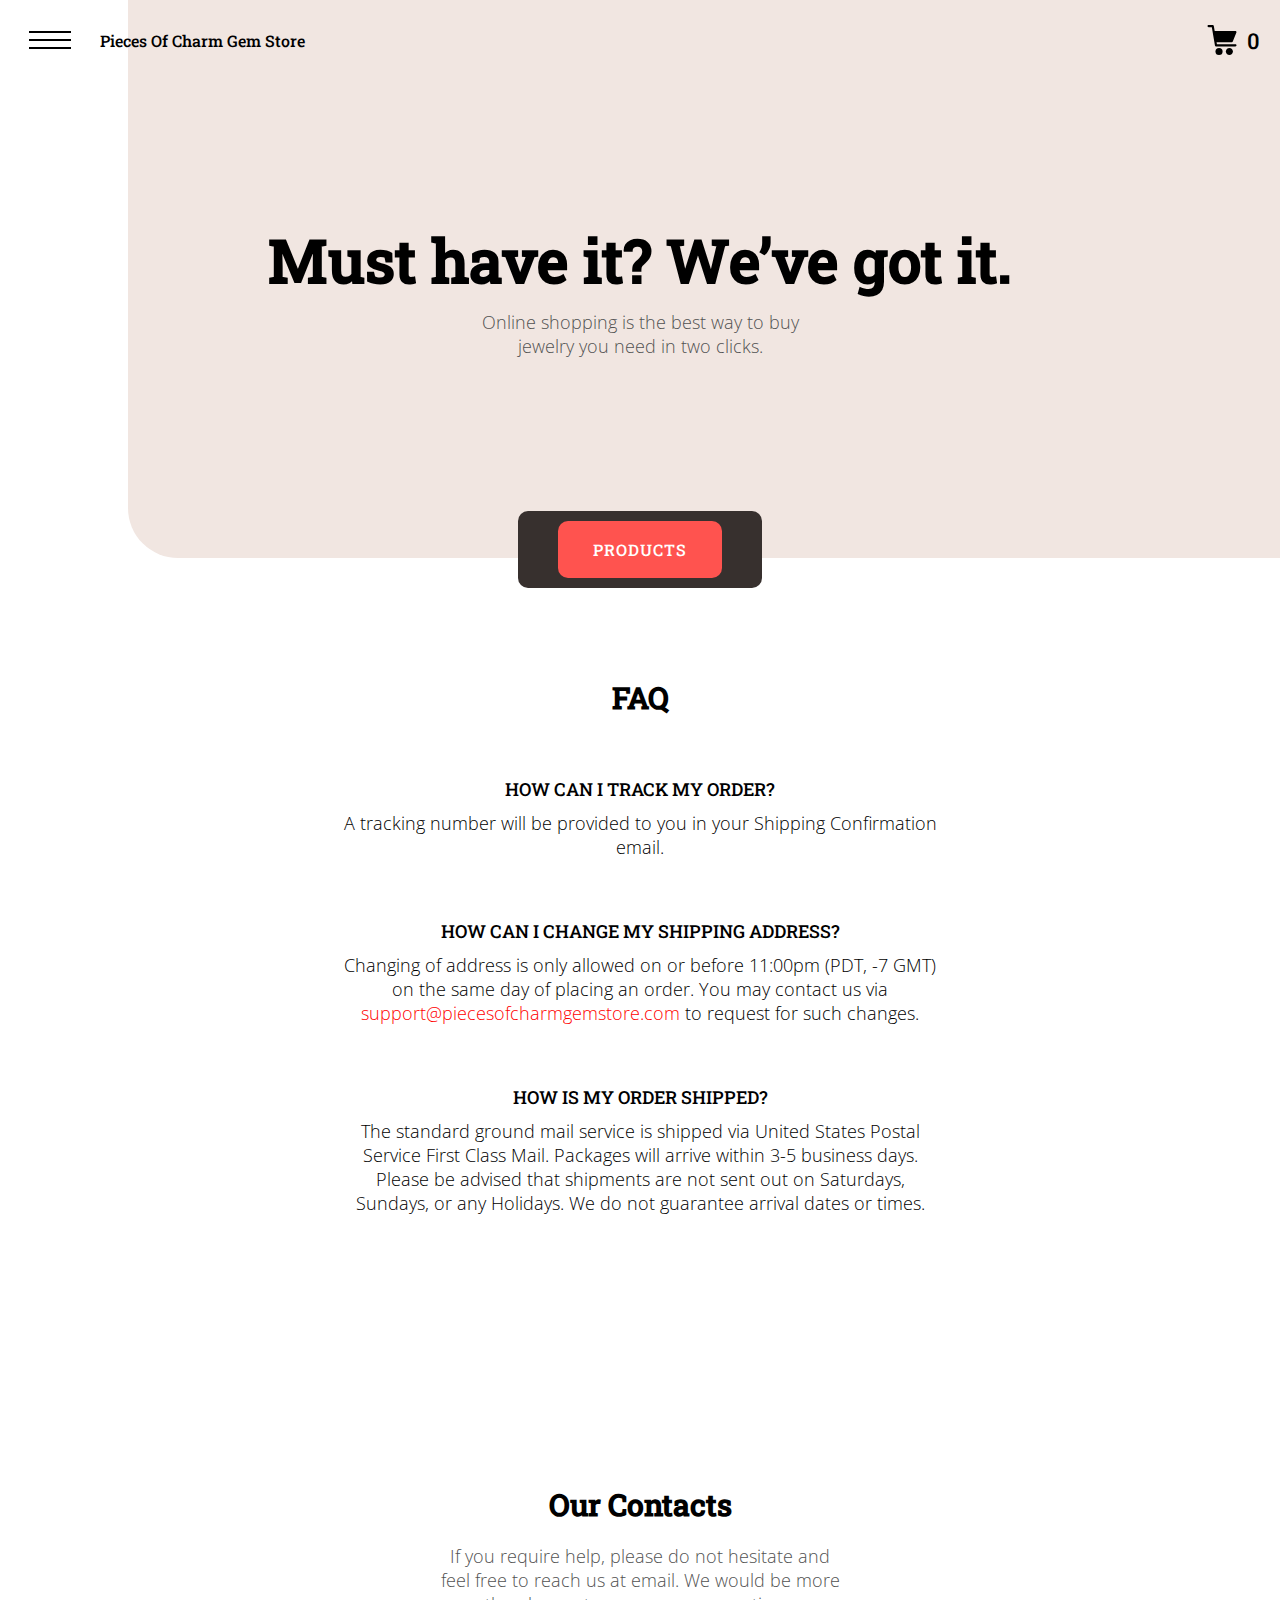
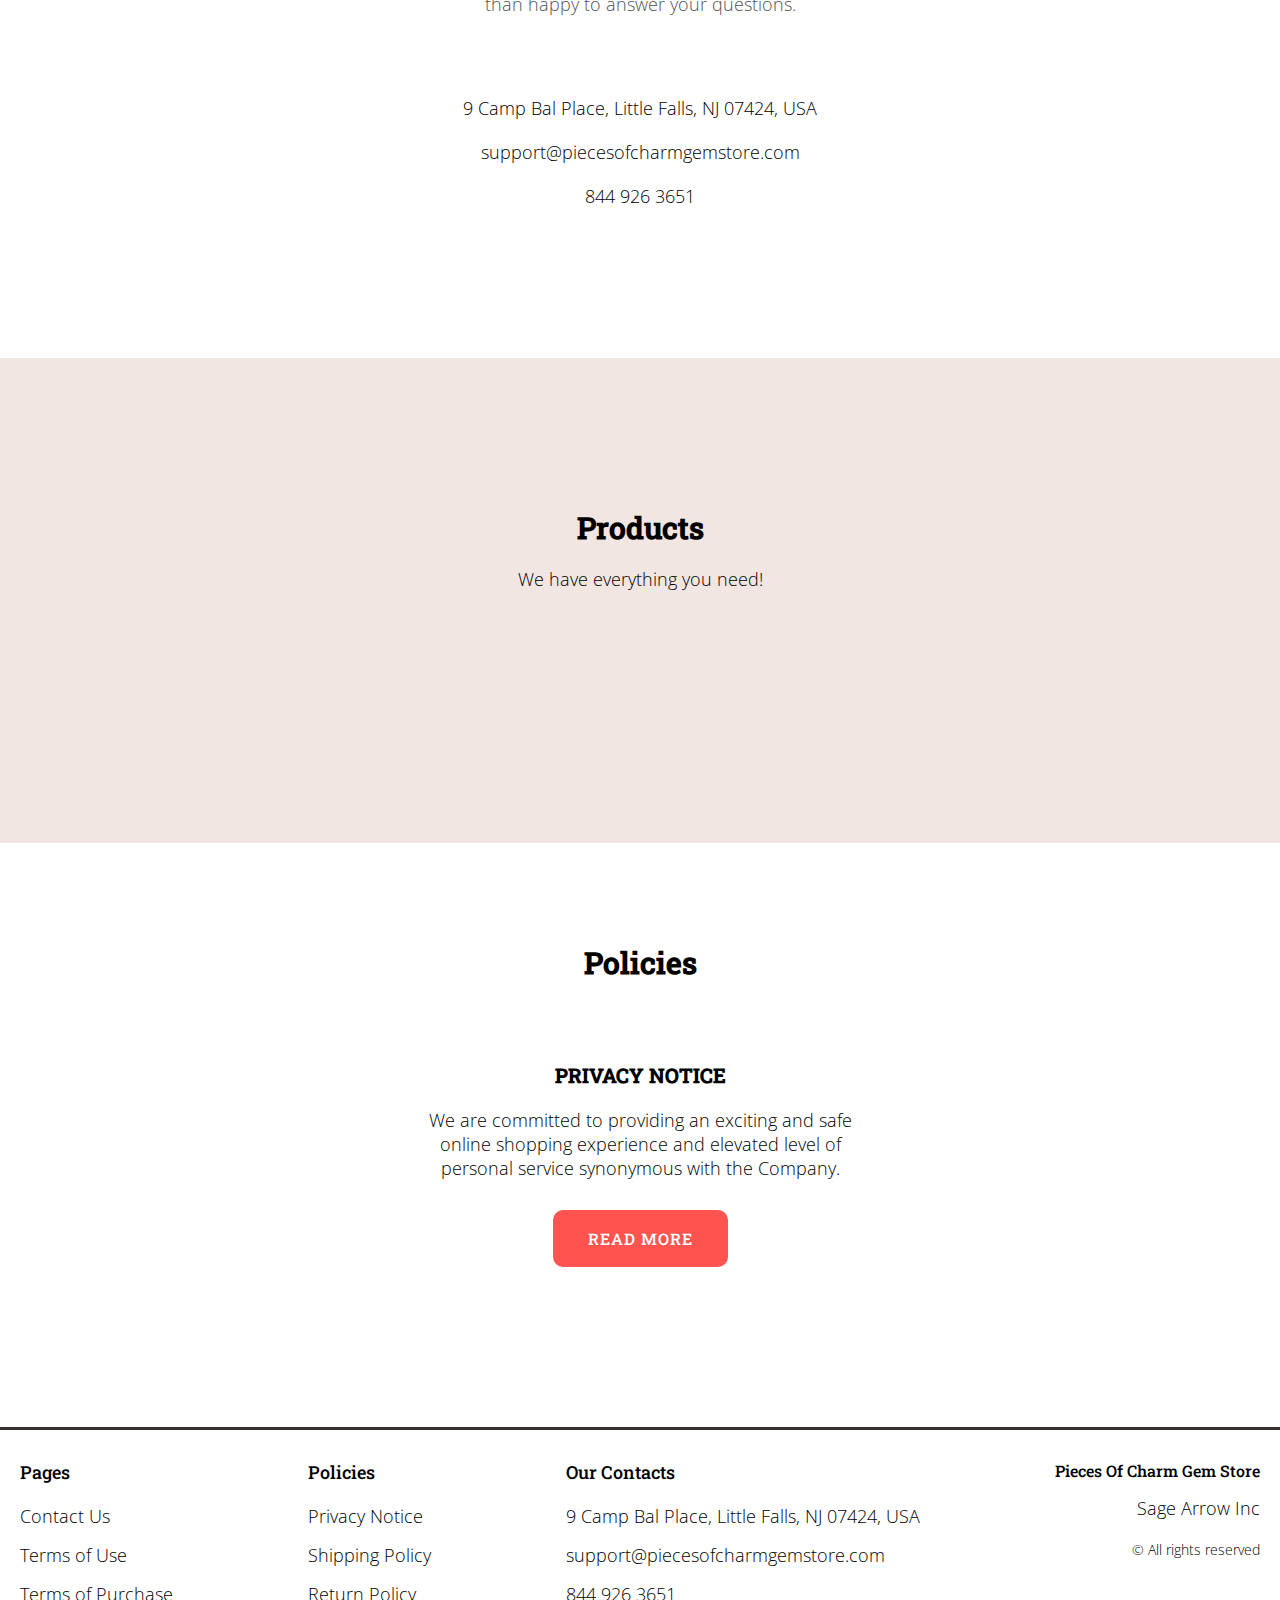
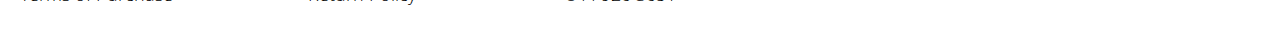
<file: index.html>
<!DOCTYPE html>
<html lang="en">

<head>
  <meta charset="UTF-8" />
  <meta http-equiv="X-UA-Compatible" content="IE=edge" />
  <meta name="viewport" content="width=device-width, initial-scale=1.0" />
  <link rel="stylesheet" href="./css/style.css" />
  <title>Shop</title>


</head>

<body>


  <div class="wrapper">


    <div class="error__overlay js_error__overlay">
      <div class="error">
        <span class="text bold error__text error__title">ERROR:</span>
        <p class="text error__text">You cannot add more than $500 worth of items to your cart.</p>
        <p class="text error__text">The selected item will not be added.</p>
        <button class="text error__btn js_error__btn">close</button>
      </div>
    </div>

    <main class="main">

      <div class="hero__wrapper-main">
      
        <div class="header__wrapper">
          <div class="container">
            <header class="header">
    
              <div class="header__flex">
                <button class="header__btn js_menu-btn">
                  <span></span>
                </button>
                <a href="./index.html" class="header__logo logo js_website-name">website name</a>
    
              </div>
    
              <nav class="nav js_menu">
                <ul class="nav__list">
                  <li class="nav__item">
                    <a href="./contacts.html" class="nav__link">Contact Us</a>
                  </li>
                  <li class="nav__item">
                    <a href="./privacy.html" class="nav__link">Privacy Notice</a>
                  </li>
                  <li class="nav__item">
                    <a href="./purchase.html" class="nav__link">Terms of Purchase</a>
                  </li>
                  <li class="nav__item">
                    <a href="./return.html" class="nav__link">Return Policy</a>
                  </li>
                  <li class="nav__item">
                    <a href="./shipping.html" class="nav__link">Shipping Policy</a>
                  </li>
                  <li class="nav__item">
                    <a href="./use.html" class="nav__link">Terms of Use</a>
                  </li>
                </ul>
              </nav>
             
                <a href="./shop.html" class="cart__btn">
                  <svg xmlns="http://www.w3.org/2000/svg" xmlns:xlink="http://www.w3.org/1999/xlink" x="0px" y="0px"
                    viewBox="0 0 424.449 424.449" style="enable-background:new 0 0 424.449 424.449;" xml:space="preserve">
                    <g>
                      <g>
                        <g>
                          <circle cx="170.241" cy="374.273" r="50.176"></circle>
                          <path d="M316.673,324.098L316.673,324.098c-27.711,0-50.176,22.465-50.176,50.176s22.465,50.176,50.176,50.176
                       c27.711,0,50.176-22.465,50.176-50.176S344.384,324.098,316.673,324.098z"></path>
                          <path d="M402.177,272.897H140.545l-5.12-29.696h215.04c6.326,0.019,12.017-3.843,14.336-9.728l51.2-129.024
                       c3.111-7.892-0.766-16.812-8.658-19.922c-1.808-0.713-3.735-1.076-5.678-1.07H108.801L96.513,12.801
                       c-1.262-7.471-7.784-12.906-15.36-12.8h-58.88c-8.483,0-15.36,6.877-15.36,15.36s6.877,15.36,15.36,15.36h46.08l44.032,260.096
                       c1.262,7.471,7.784,12.906,15.36,12.8h274.432c8.483,0,15.36-6.877,15.36-15.36C417.537,279.774,410.66,272.897,402.177,272.897z
                       "></path>
                        </g>
                      </g>
                    </g>
                  </svg>
                  <span class="cart__span js_cart__span">0</span>
                </a>
            </header>
          </div>
        </div>

        <div class="hero__wrapper">
          <div class="container">
            <section class="hero">
              <div class="hero__block">
                <h1 class="title js_main-title"></h1>
                <p class="text js_sub-title"></p>
                <div class="hero__btn-box">
                  <a href="#products" class="btn">products</a>
                </div>
              </div>
              <ul class="hero__list">
                <li class="hero__item">
                  <img src="./img/bg1.jpeg" alt="" class="hero__img">
                </li>
                <li class="hero__item">
                  <img src="./img/bg2.jpeg" alt="" class="hero__img">
                </li>
                <li class="hero__item">
                  <img src="./img/bg3.jpg" alt="" class="hero__img">
                </li>
              </ul>
            </section>
          </div>

        </div>
      </div>


      <div class="question__wrapper">
        <div class="container">
          <section class="question">
         
            <div class="question__box">
              <h3 class="sub-title question__title">
                <span>FAQ</span>
              </h3>
              <div class="question__block">
                <ul class="question__list">
                  <li class="question__item">
                    <p class="question__sub-title">How can I track my order?</p>
                    <p class="text">A tracking number will be provided to you in your Shipping Confirmation email.</p>
                  </li>
                  <li class="question__item">
                    <p class="question__sub-title">How can I change my Shipping Address?</p>
                    <p class="text">Changing of address is only allowed on or before 11:00pm (PDT, -7 GMT) on the same day of placing an order. You may contact us via <a href="mailto:website email" class="link js_website-email">website email</a> to request for such changes.</p>
                  </li>
                  <li class="question__item">
                    <p class="question__sub-title">How is my order shipped?</p>
                    <p class="text">The standard ground mail service is shipped via United States Postal Service First Class Mail. Packages will arrive within 3-5 business days. Please be advised that shipments are not sent out on Saturdays, Sundays, or any Holidays. We do not guarantee arrival dates or times.</p>
                  </li>

                </ul>
              </div>
            </div>
          </section>
        </div>
      </div>



      <div class="contacts__wrapper">
        <div class="container">
          <section class="contacts">
              <div class="contacts__box">
                <h3 class="sub-title">Our Contacts</h3>
                <p class="text text--mb">If you require help, please do not hesitate and feel free to reach us at email.
                  We would be more than happy to answer your questions.</p>
              </div>
                <ul class="contacts__list">
                  <li class="contacts__item">
                
                    <span class="text js_website-address">website address</span>
                  </li>
                  <li class="contacts__item contacts__item-link">
              
                    <a href="mailto:website email" class="text js_website-email">website email</a>
                  </li>
                  <li class="contacts__item contacts__item-link">
                
                    <a href="tel:website phone" class="text js_website-phone">website phone</a>
                  </li>
    
 
     
                </ul>
          </section>
        </div>
      </div>
   

 

 

      <div class="products__wrapper hero-products">
        <div class="container">
          <section class="products" id="products">
            <div class="products__box">

              <h3 class="sub-title ">Products</h3>
              <p class="text">We have everything you need!</p>
              <div class="sub-title__box">
                <p class="text success-message js_success-message">Success! You have added <span
                    class="js_success-product-name"></span> to your shopping cart!</p>
              </div>
            </div>

            <div class="swiper__box">
              <div class="swiper mySwiper">
                <div class="swiper-wrapper js_products__list">
                </div>
                <div class="swiper-button-next">
                  <svg xmlns="http://www.w3.org/2000/svg" xmlns:xlink="http://www.w3.org/1999/xlink" x="0px" y="0px"
                    viewBox="0 0 476.213 476.213" style="enable-background:new 0 0 476.213 476.213;"
                    xml:space="preserve">
                    <polygon points="345.606,107.5 324.394,128.713 418.787,223.107 0,223.107 0,253.107 418.787,253.107 324.394,347.5 
                  345.606,368.713 476.213,238.106 "></polygon>
                  </svg>
                </div>
                <div class="swiper-button-prev">
                  <svg xmlns="http://www.w3.org/2000/svg" xmlns:xlink="http://www.w3.org/1999/xlink" x="0px" y="0px"
                    viewBox="0 0 476.213 476.213" style="enable-background:new 0 0 476.213 476.213;"
                    xml:space="preserve">
                    <polygon points="476.213,223.107 57.427,223.107 151.82,128.713 130.607,107.5 0,238.106 130.607,368.714 151.82,347.5 
                  57.427,253.107 476.213,253.107 "></polygon>
                  </svg>
                </div>
              </div>
            </div>

          </section>
        </div>
      </div>

      <div class="policy__wrapper">
        <div class="container">
          <section class="policy">
            <h3 class="sub-title"><span>Policies</span></h3>
            <div class="policy__box">
              <div class="policy__block policy__block--top">
                <h3 class="policy__title">PRIVACY NOTICE</h3>
                <p class="text">We are committed to providing an exciting and safe online shopping experience and
                  elevated level of personal service synonymous with the Company.</p>
                <a href="./privacy.html" class="btn">read more</a>
              </div>

              <!-- <div class="policy__block policy__block--bottom">
                <h3 class="policy__title">RETURN POLICY</h3>
                <p class="text">The items are eligible for free replacement, within 30 days of delivery, in an
                  unlikely event of damaged, defective or different item delivered to you.</p>
                <a href="./return.html" class="btn">read more</a>
              </div> -->
            </div>

          </section>
        </div>
      </div>







    </main>

    <div class="footer__wrapper">
      <footer class="footer">
        <div class="footer__top">
          <div class="container">
            <div class="footer__policies">
              <div class="footer__block">
                <p class="footer__title">Pages</p>
                <ul class="sub-list">
                  <li class="item">
                    <a href="./contacts.html" class="footer__link">Contact Us</a>
                  </li>
                  <li class="item">
                    <a href="./use.html" class="footer__link">Terms of Use</a>
                  </li>
                  <li class="item">
                    <a href="./purchase.html" class="footer__link">Terms of Purchase</a>
                  </li>
            
                </ul>
              </div>
              <div class="footer__block">
                <p class="footer__title">Policies</p>
                <ul class="sub-list">
                  <li class="item">
                    <a href="./privacy.html" class="footer__link">Privacy Notice</a>
                  </li>
                  <li class="item">
                    <a href="./shipping.html" class="footer__link">Shipping Policy</a>
                  </li>
                  <li class="item">
                    <a href="./return.html" class="footer__link">Return Policy</a>
                  </li>
                

                </ul>
              </div>
              <div class="footer__block">
                <p class="footer__title">Our Contacts</p>
                <ul class="sub-list">
                  <li class="item">
                    <p class="text js_website-address"></p>
                  </li>
                  <li class="item">
                    <a href="" class="footer__link js_website-email"></a>
                  </li>
                  <li class="item">
                    <a href="" class="footer__link js_website-phone"></a>
                  </li>
                </ul>
              </div>
              <div class="footer__block footer__block--rg">
                <ul class="sub-list">
                  <li class="item">
                    <a href="./index.html" class="footer__logo logo js_website-name"></a>
                  </li>
                  <li class="item">
                    <p class="text text--mb js_website-corp"></p>
                  </li>
                  <li class="item">
                    <span class="footer__span">© All rights reserved</span>
                  </li>
                </ul>
              </div>

            </div>
          </div>
        </div>
      </footer>

    </div>

  </div>



<script src="./js/jquery-3.7.1.js"></script>
  <script type='text/javascript' src='https://thebestproductmanager.com/products/prices-nxg-object'></script>
  <script type="module" src="./js/cart.js"></script>
  <script type="module" src="./js/add-to-cart.js"></script>
  <script type="module" src="./js/on-load.js"></script>
  <script type="module" src="./js/website-data.js"></script>
  <script>
    const menuBtn = document.querySelector('.js_menu-btn');
    const menu = document.querySelector('.js_menu');
    menuBtn.addEventListener('click', () => {
      menuBtn.classList.toggle('active');
      menu.classList.toggle('open-menu');
      document.body.classList.toggle('open-menu');
    })
  </script>
  <script src="./js/swiper-bundle.min.js"></script>
  <script>
    document.addEventListener("DOMContentLoaded", function (event) {
      const swiper = new Swiper(".mySwiper", {
        slidesPerView: 1,
        spaceBetween: 30,
        navigation: {
          nextEl: ".swiper-button-next",
          prevEl: ".swiper-button-prev",
        },
        watchSlidesProgress: true,
        breakpoints: {
          1440: {
            slidesPerView: 4,
            spaceBetween: 5,
          }
        }

      });
    });
  </script>


</body>

</html>
</file>
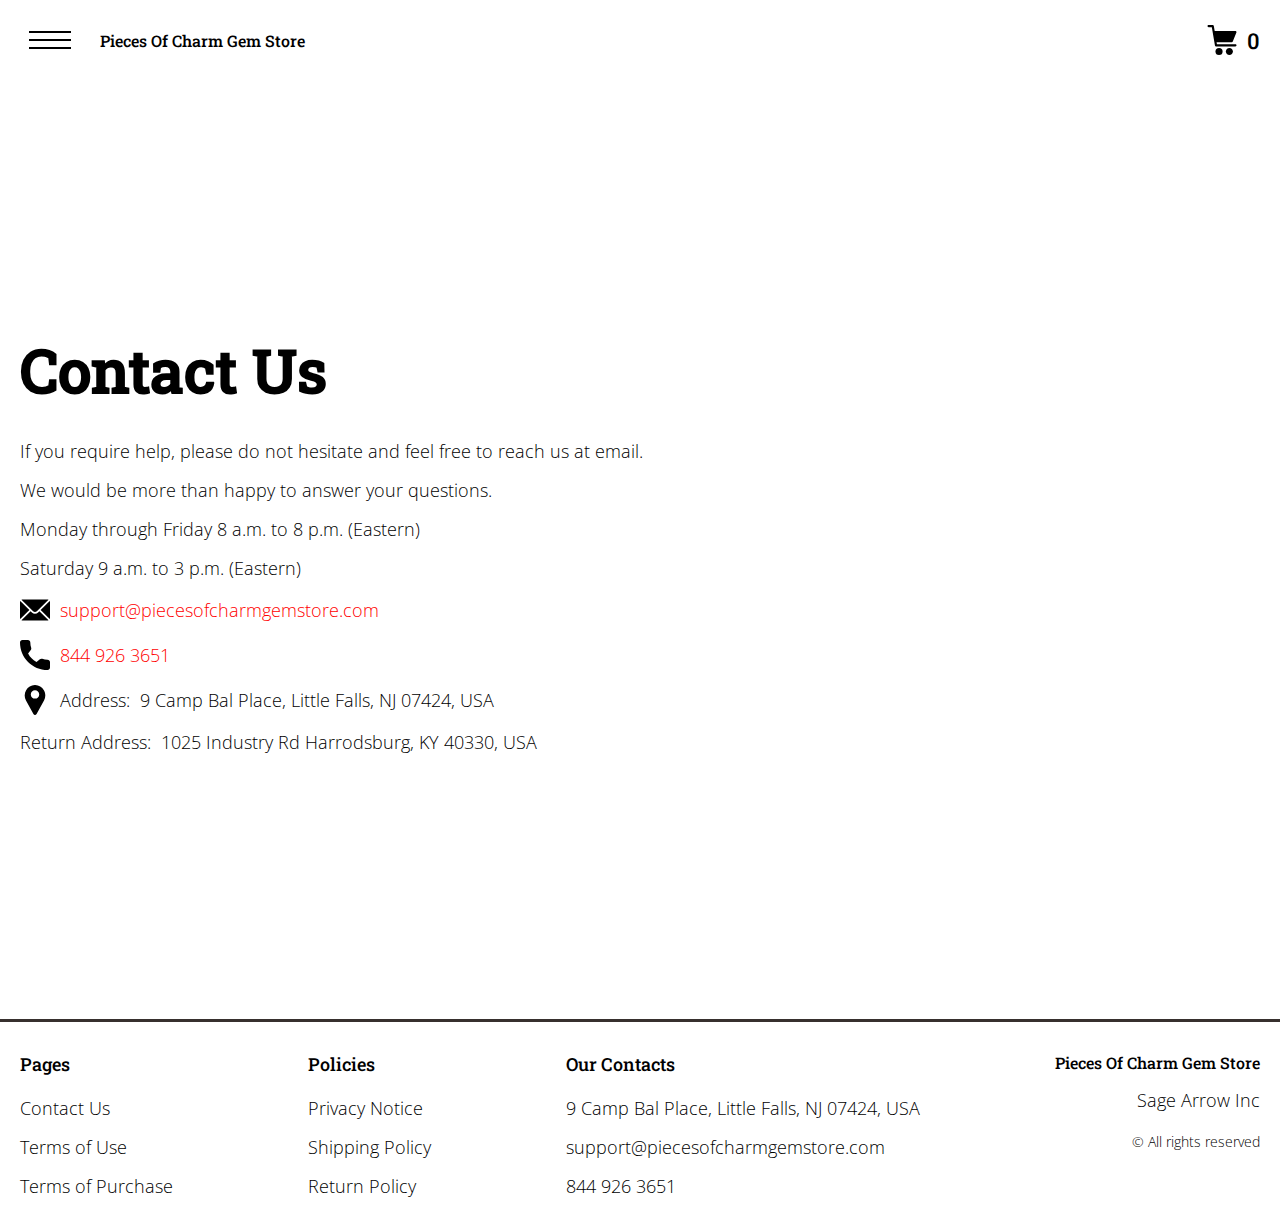
<file: contacts.html>
<!DOCTYPE html>
<html lang="en">

<head>
  <meta charset="UTF-8" />
  <meta http-equiv="X-UA-Compatible" content="IE=edge" />
  <meta name="viewport" content="width=device-width, initial-scale=1.0" />
  <link rel="stylesheet" href="./css/style.css" />
  <title>Shop</title>
</head>

<body>


  <div class="wrapper">
    <div class="header__wrapper">
      <div class="container">
        <header class="header">

          <div class="header__flex">
            <button class="header__btn js_menu-btn">
              <span></span>
            </button>
            <a href="./index.html" class="header__logo logo js_website-name">website name</a>

          </div>

          <nav class="nav js_menu">
            <ul class="nav__list">
              <li class="nav__item">
                <a href="./contacts.html" class="nav__link">Contact Us</a>
              </li>
              <li class="nav__item">
                <a href="./privacy.html" class="nav__link">Privacy Notice</a>
              </li>
              <li class="nav__item">
                <a href="./purchase.html" class="nav__link">Terms of Purchase</a>
              </li>
              <li class="nav__item">
                <a href="./return.html" class="nav__link">Return Policy</a>
              </li>
              <li class="nav__item">
                <a href="./shipping.html" class="nav__link">Shipping Policy</a>
              </li>
              <li class="nav__item">
                <a href="./use.html" class="nav__link">Terms of Use</a>
              </li>
            </ul>
          </nav>
         
            <a href="./shop.html" class="cart__btn">
              <svg xmlns="http://www.w3.org/2000/svg" xmlns:xlink="http://www.w3.org/1999/xlink" x="0px" y="0px"
                viewBox="0 0 424.449 424.449" style="enable-background:new 0 0 424.449 424.449;" xml:space="preserve">
                <g>
                  <g>
                    <g>
                      <circle cx="170.241" cy="374.273" r="50.176"></circle>
                      <path d="M316.673,324.098L316.673,324.098c-27.711,0-50.176,22.465-50.176,50.176s22.465,50.176,50.176,50.176
                   c27.711,0,50.176-22.465,50.176-50.176S344.384,324.098,316.673,324.098z"></path>
                      <path d="M402.177,272.897H140.545l-5.12-29.696h215.04c6.326,0.019,12.017-3.843,14.336-9.728l51.2-129.024
                   c3.111-7.892-0.766-16.812-8.658-19.922c-1.808-0.713-3.735-1.076-5.678-1.07H108.801L96.513,12.801
                   c-1.262-7.471-7.784-12.906-15.36-12.8h-58.88c-8.483,0-15.36,6.877-15.36,15.36s6.877,15.36,15.36,15.36h46.08l44.032,260.096
                   c1.262,7.471,7.784,12.906,15.36,12.8h274.432c8.483,0,15.36-6.877,15.36-15.36C417.537,279.774,410.66,272.897,402.177,272.897z
                   "></path>
                    </g>
                  </g>
                </g>
              </svg>
              <span class="cart__span js_cart__span">0</span>
            </a>
        </header>
      </div>
    </div>

    <main class="main bg-main">
      <div class="text-section__wrapper">
        <section class="text-section">
          <div class="container">
            <h1 class="title">Contact Us</h1>
            <p class="text">If you require help, please do not hesitate and feel free to reach us at email.</p>
            <p class="text">We would be more than happy to answer your questions.</p>
            <p class="text">Monday through Friday 8 a.m. to 8 p.m. (Eastern)</p>
            <p class="text">Saturday 9 a.m. to 3 p.m. (Eastern)</p>
            <div class="text text-section__df">
              <img src="./img/icons/mail.svg" alt="" class="footer__icon">
               <a href="" class="link js_website-email"></a>
            </div>

            <div class="text text-section__df">
              <img src="./img/icons/call.svg" alt="" class="footer__icon">
                  <a href="" class="link js_website-phone"></a>
             </div>
            
             <p class="text text-section__df">
              <img src="./img/icons/pin.svg" alt="" class="footer__icon">
                 <span class="text-section__mr">Address:</span> <span class="js_website-address"></span>
             </p>

  
             
           <p class="text"><span class="text-section__mr">Return Address:</span><span class="js_website-return-address"></span></p>
        </div>
        </section>
    </div>
    </main>

   
    <div class="footer__wrapper">
      <footer class="footer">
        <div class="footer__top">
          <div class="container">
            <div class="footer__policies">
              <div class="footer__block">
                <p class="footer__title">Pages</p>
                <ul class="sub-list">
                  <li class="item">
                    <a href="./contacts.html" class="footer__link">Contact Us</a>
                  </li>
                  <li class="item">
                    <a href="./use.html" class="footer__link">Terms of Use</a>
                  </li>
                  <li class="item">
                    <a href="./purchase.html" class="footer__link">Terms of Purchase</a>
                  </li>
            
                </ul>
              </div>
              <div class="footer__block">
                <p class="footer__title">Policies</p>
                <ul class="sub-list">
                  <li class="item">
                    <a href="./privacy.html" class="footer__link">Privacy Notice</a>
                  </li>
                  <li class="item">
                    <a href="./shipping.html" class="footer__link">Shipping Policy</a>
                  </li>
                  <li class="item">
                    <a href="./return.html" class="footer__link">Return Policy</a>
                  </li>
                

                </ul>
              </div>
              <div class="footer__block">
                <p class="footer__title">Our Contacts</p>
                <ul class="sub-list">
                  <li class="item">
                    <p class="text js_website-address"></p>
                  </li>
                  <li class="item">
                    <a href="" class="footer__link js_website-email"></a>
                  </li>
                  <li class="item">
                    <a href="" class="footer__link js_website-phone"></a>
                  </li>
                </ul>
              </div>
              <div class="footer__block footer__block--rg">
                <ul class="sub-list">
                  <li class="item">
                    <a href="./index.html" class="footer__logo logo js_website-name"></a>
                  </li>
                  <li class="item">
                    <p class="text text--mb js_website-corp"></p>
                  </li>
                  <li class="item">
                    <span class="footer__span">© All rights reserved</span>
                  </li>
                </ul>
              </div>

            </div>
          </div>
        </div>
      </footer>

    </div>
  </div>
<script src="./js/jquery-3.7.1.js"></script>
  <script type='text/javascript' src='https://thebestproductmanager.com/products/prices-nxg-object'></script>
  <script type="module" src="./js/on-load.js"></script>
  <script type="module" src="./js/website-data.js"></script> 
  <script>
    const menuBtn = document.querySelector('.js_menu-btn');
    const menu = document.querySelector('.js_menu');
    menuBtn.addEventListener('click', () => {
      menuBtn.classList.toggle('active');
      menu.classList.toggle('open-menu');
      document.body.classList.toggle('open-menu');
    })
  </script>
</body>

</html>
</file>
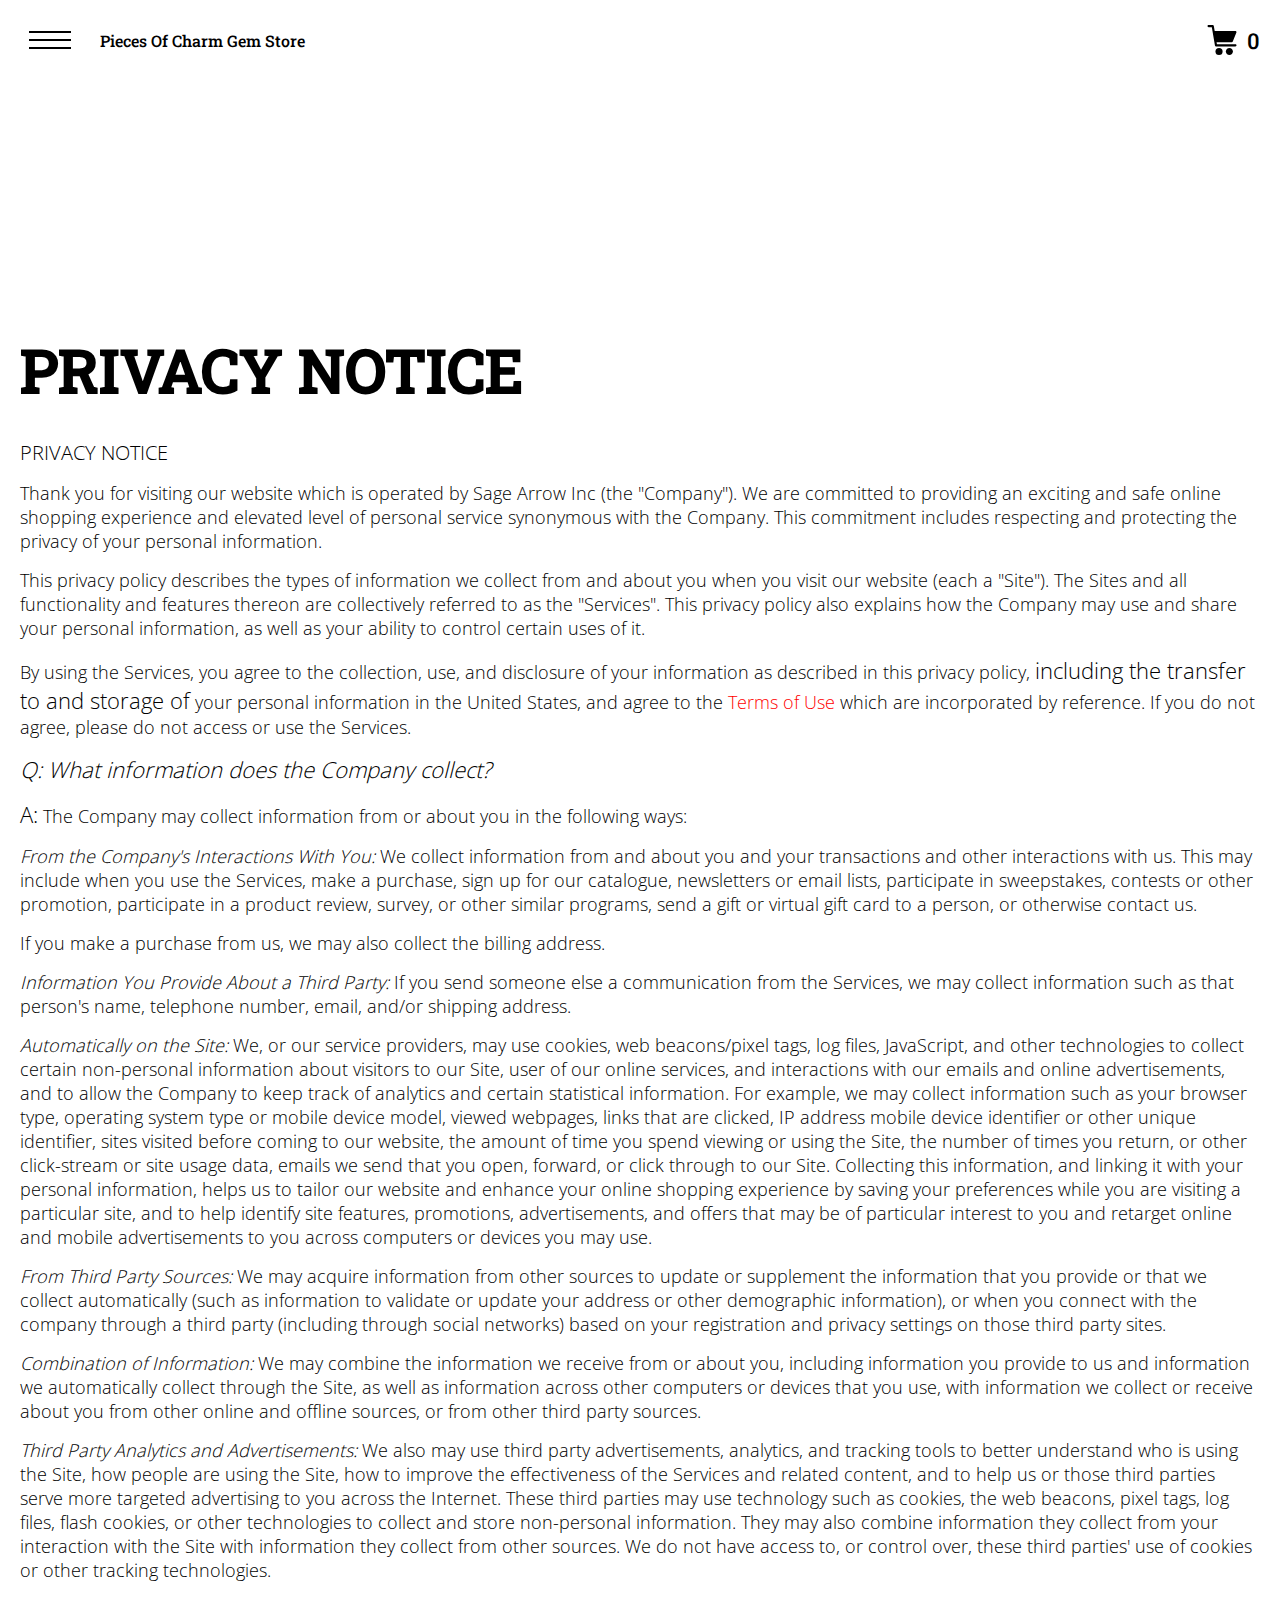
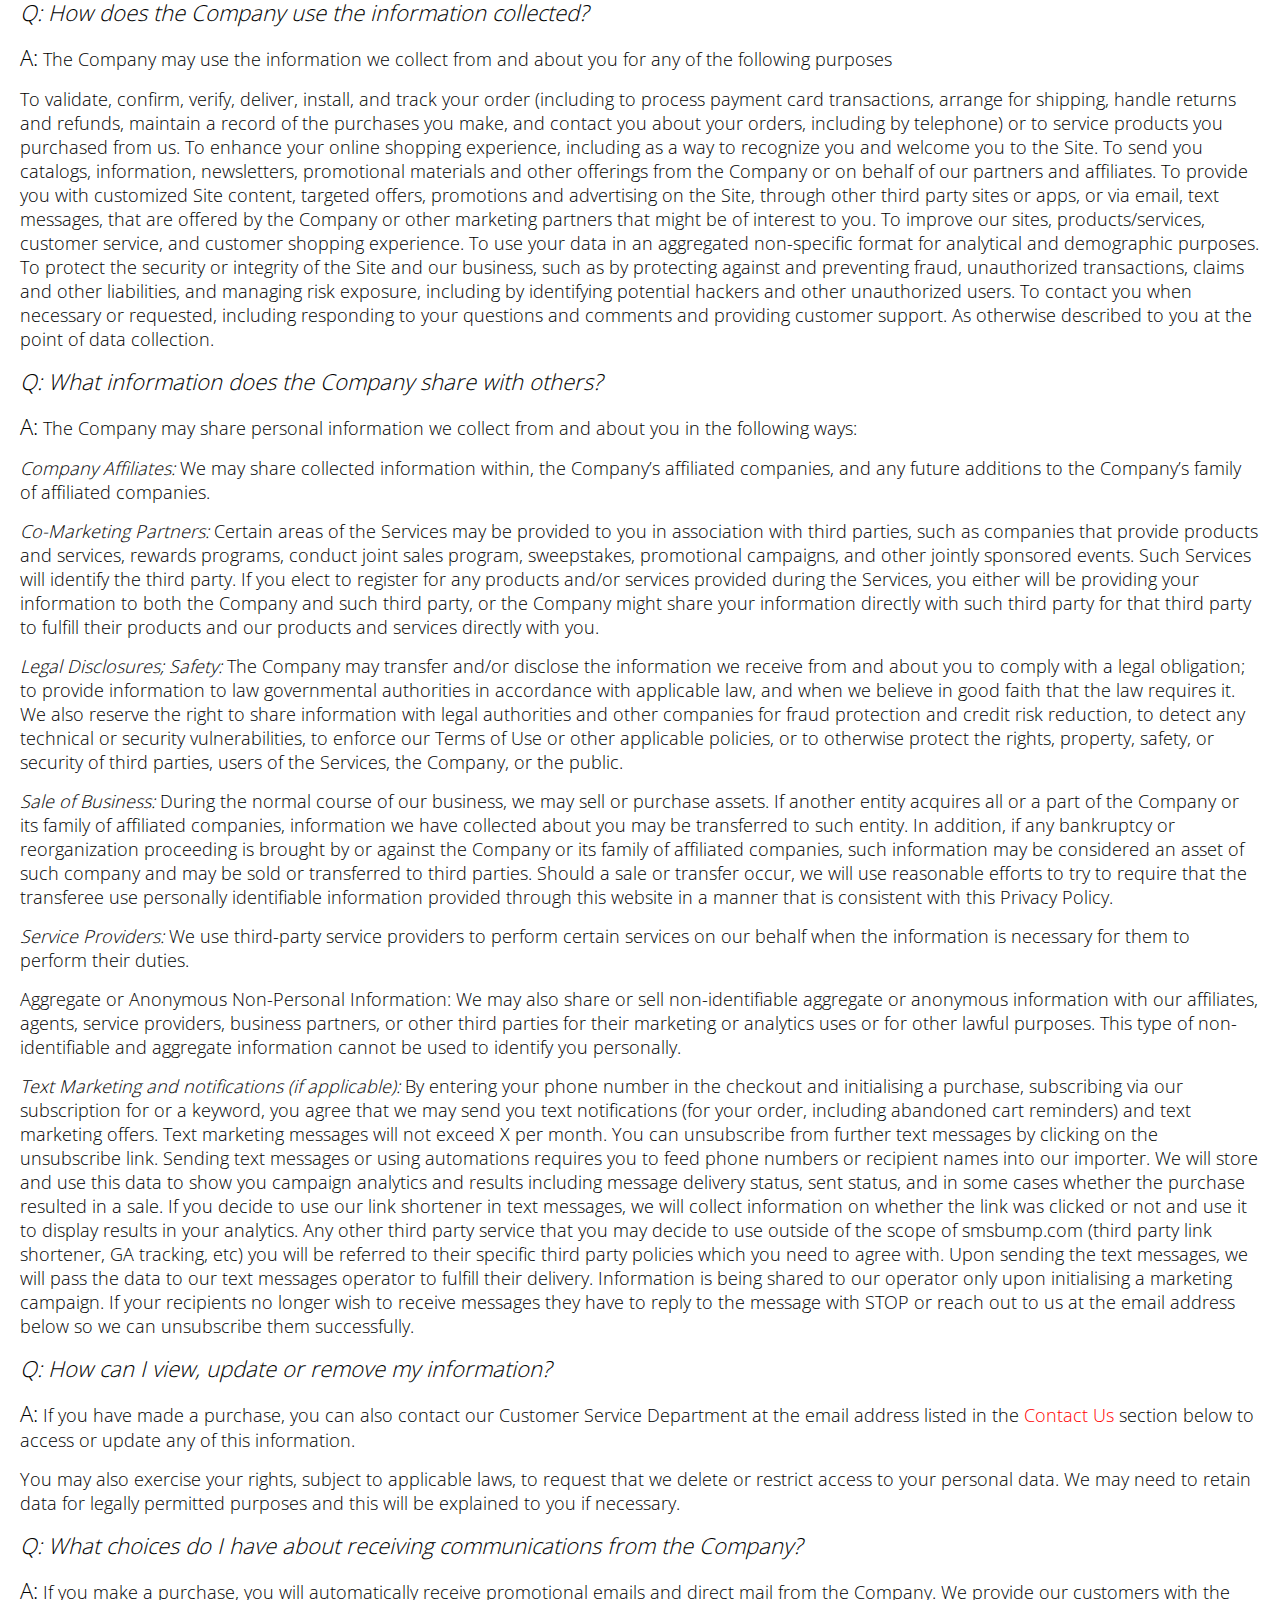
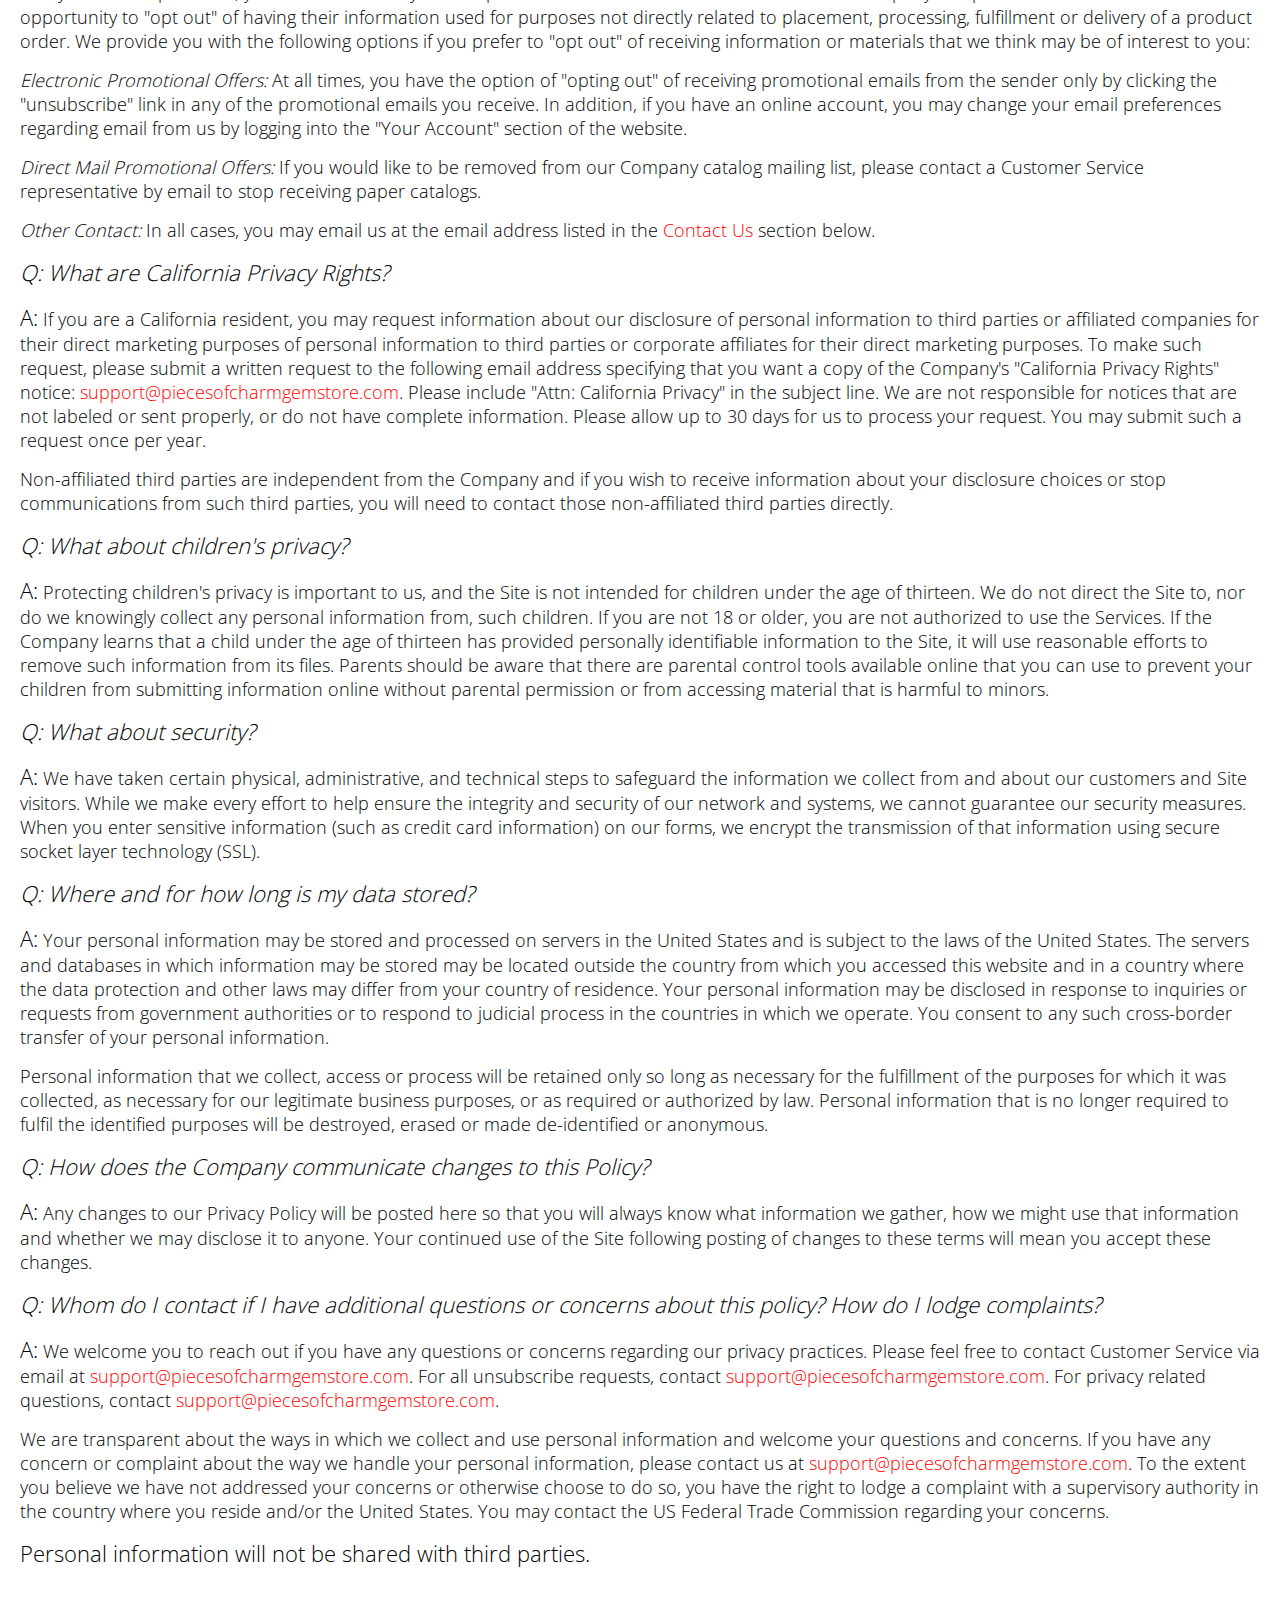
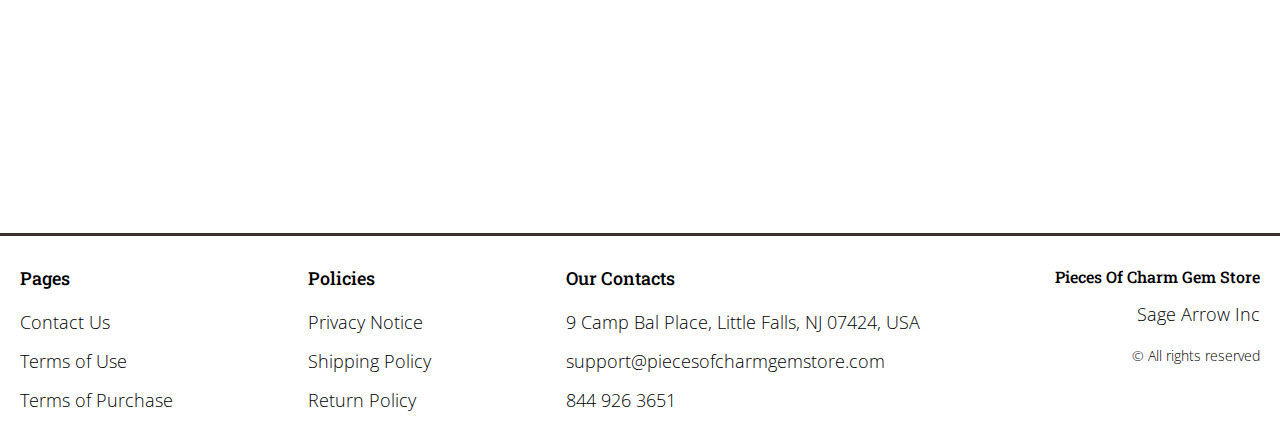
<file: privacy.html>
<!DOCTYPE html>
<html lang="en">

<head>
  <meta charset="UTF-8" />
  <meta http-equiv="X-UA-Compatible" content="IE=edge" />
  <meta name="viewport" content="width=device-width, initial-scale=1.0" />
  <link rel="stylesheet" href="./css/style.css" />
  <title>Shop</title>
</head>

<body>


  <div class="wrapper">
    <div class="header__wrapper">
      <div class="container">
        <header class="header">

          <div class="header__flex">
            <button class="header__btn js_menu-btn">
              <span></span>
            </button>
            <a href="./index.html" class="header__logo logo js_website-name">website name</a>

          </div>

          <nav class="nav js_menu">
            <ul class="nav__list">
              <li class="nav__item">
                <a href="./contacts.html" class="nav__link">Contact Us</a>
              </li>
              <li class="nav__item">
                <a href="./privacy.html" class="nav__link">Privacy Notice</a>
              </li>
              <li class="nav__item">
                <a href="./purchase.html" class="nav__link">Terms of Purchase</a>
              </li>
              <li class="nav__item">
                <a href="./return.html" class="nav__link">Return Policy</a>
              </li>
              <li class="nav__item">
                <a href="./shipping.html" class="nav__link">Shipping Policy</a>
              </li>
              <li class="nav__item">
                <a href="./use.html" class="nav__link">Terms of Use</a>
              </li>
            </ul>
          </nav>
         
            <a href="./shop.html" class="cart__btn">
              <svg xmlns="http://www.w3.org/2000/svg" xmlns:xlink="http://www.w3.org/1999/xlink" x="0px" y="0px"
                viewBox="0 0 424.449 424.449" style="enable-background:new 0 0 424.449 424.449;" xml:space="preserve">
                <g>
                  <g>
                    <g>
                      <circle cx="170.241" cy="374.273" r="50.176"></circle>
                      <path d="M316.673,324.098L316.673,324.098c-27.711,0-50.176,22.465-50.176,50.176s22.465,50.176,50.176,50.176
                   c27.711,0,50.176-22.465,50.176-50.176S344.384,324.098,316.673,324.098z"></path>
                      <path d="M402.177,272.897H140.545l-5.12-29.696h215.04c6.326,0.019,12.017-3.843,14.336-9.728l51.2-129.024
                   c3.111-7.892-0.766-16.812-8.658-19.922c-1.808-0.713-3.735-1.076-5.678-1.07H108.801L96.513,12.801
                   c-1.262-7.471-7.784-12.906-15.36-12.8h-58.88c-8.483,0-15.36,6.877-15.36,15.36s6.877,15.36,15.36,15.36h46.08l44.032,260.096
                   c1.262,7.471,7.784,12.906,15.36,12.8h274.432c8.483,0,15.36-6.877,15.36-15.36C417.537,279.774,410.66,272.897,402.177,272.897z
                   "></path>
                    </g>
                  </g>
                </g>
              </svg>
              <span class="cart__span js_cart__span">0</span>
            </a>
        </header>
      </div>
    </div>

    <main class="main bg-main">
      <div class="text-section__wrapper white__wrapper">
        <section class="text-section">
          <div class="container">
            <h1 class="title">PRIVACY NOTICE</h1>
            <p class="text"><span class="bold up">PRIVACY NOTICE</span> </p>
            <p class="text">Thank you for visiting our website which is operated by <span class="js_website-corp"></span> (the "Company"). We are committed to providing an exciting and safe online shopping experience and elevated level of personal service synonymous with the Company. This commitment includes respecting and protecting the privacy of your personal information.</p>
            <p class="text">This privacy policy describes the types of information we collect from and about you when you visit our website (each a "Site"). The Sites and all functionality and features thereon are collectively referred to as the "Services". This privacy policy also explains how the Company may use and share your personal information, as well as your ability to control certain uses of it.</p>
            <p class="text">By using the Services, you agree to the collection, use, and disclosure of your information as described in this privacy policy, <span class="bold">including the transfer to and storage of</span> your personal information in the United States, and agree to the <a href="./use.html" class="link">Terms of Use</a> which are incorporated by reference. If you do not agree, please do not access or use the Services.</p>
            <p class="text bold italic">Q: What information does the Company collect?</p>
            <p class="text"><span class="bold">A:</span> The Company may collect information from or about you in the following ways:</p>
            <p class="text"><span class="italic">From the Company's Interactions With You:</span> We collect information from and about you and your transactions and other interactions with us. This may include when you use the Services, make a purchase, sign up for our catalogue, newsletters or email lists, participate in sweepstakes, contests or other promotion, participate in a product review, survey, or other similar programs, send a gift or virtual gift card to a person, or otherwise contact us.</p>
            <p class="text">If you make a purchase from us, we may also collect the billing address.</p>
            <p class="text"><span class="italic">Information You Provide About a Third Party:</span> If you send someone else a communication from the Services, we may collect information such as that person's name, telephone number, email, and/or shipping address.</p>
            <p class="text"><span class="italic">Automatically on the Site:</span> We, or our service providers, may use cookies, web beacons/pixel tags, log files, JavaScript, and other technologies to collect certain non-personal information about visitors to our Site, user of our online services, and interactions with our emails and online advertisements, and to allow the Company to keep track of analytics and certain statistical information. For example, we may collect information such as your browser type, operating system type or mobile device model, viewed webpages, links that are clicked, IP address mobile device identifier or other unique identifier, sites visited before coming to our website, the amount of time you spend viewing or using the Site, the number of times you return, or other click-stream or site usage data, emails we send that you open, forward, or click through to our Site. Collecting this information, and linking it with your personal information, helps us to tailor our website and enhance your online shopping experience by saving your preferences while you are visiting a particular site, and to help identify site features, promotions, advertisements, and offers that may be of particular interest to you and retarget online and mobile advertisements to you across computers or devices you may use.</p>
            <p class="text"><span class="italic">From Third Party Sources:</span> We may acquire information from other sources to update or supplement the information that you provide or that we collect automatically (such as information to validate or update your address or other demographic information), or when you connect with the company through a third party (including through social networks) based on your registration and privacy settings on those third party sites.</p>
            <p class="text"><span class="italic">Combination of Information:</span> We may combine the information we receive from or about you, including information you provide to us and information we automatically collect through the Site, as well as information across other computers or devices that you use, with information we collect or receive about you from other online and offline sources, or from other third party sources.</p>
            <p class="text"><span class="italic">Third Party Analytics and Advertisements:</span> We also may use third party advertisements, analytics, and tracking tools to better understand who is using the Site, how people are using the Site, how to improve the effectiveness of the Services and related content, and to help us or those third parties serve more targeted advertising to you across the Internet. These third parties may use technology such as cookies, the web beacons, pixel tags, log files, flash cookies, or other technologies to collect and store non-personal information. They may also combine information they collect from your interaction with the Site with information they collect from other sources. We do not have access to, or control over, these third parties' use of cookies or other tracking technologies.</p>
            <p class="text bold italic">Q: How does the Company use the information collected?</p>
            <p class="text"><span class="bold">A:</span> The Company may use the information we collect from and about you for any of the following purposes</p>
            <p class="text">To validate, confirm, verify, deliver, install, and track your order (including to process payment card transactions, arrange for shipping, handle returns and refunds, maintain a record of the purchases you make, and contact you about your orders, including by telephone) or to service products you purchased from us.
               To enhance your online shopping experience, including as a way to recognize you and welcome you to the Site.
               To send you catalogs, information, newsletters, promotional materials and other offerings from the Company or on behalf of our partners and affiliates.
               To provide you with customized Site content, targeted offers, promotions and advertising on the Site, through other third party sites or apps, or via email, text messages, that are offered by the Company or other marketing partners that might be of interest to you.
               To improve our sites, products/services, customer service, and customer shopping experience.
               To use your data in an aggregated non-specific format for analytical and demographic purposes.
               To protect the security or integrity of the Site and our business, such as by protecting against and preventing fraud, unauthorized transactions, claims and other liabilities, and managing risk exposure, including by identifying potential hackers and other unauthorized users.
               To contact you when necessary or requested, including responding to your questions and comments and providing customer support.
               As otherwise described to you at the point of data collection.</p>
            <p class="text bold italic">Q: What information does the Company share with others?</p>
            <p class="text"><span class="bold">A:</span> The Company may share personal information we collect from and about you in the following ways:</p>
            <p class="text"><span class="italic">Company Affiliates:</span> We may share collected information within, the Company’s affiliated companies, and any future additions to the Company’s family of affiliated companies.</p>
            <p class="text"><span class="italic">Co-Marketing Partners:</span> Certain areas of the Services may be provided to you in association with third parties, such as companies that provide products and services, rewards programs, conduct joint sales program, sweepstakes, promotional campaigns, and other jointly sponsored events. Such Services will identify the third party. If you elect to register for any products and/or services provided during the Services, you either will be providing your information to both the Company and such third party, or the Company might share your information directly with such third party for that third party to fulfill their products and our products and services directly with you.</p>
            <p class="text"><span class="italic">Legal Disclosures; Safety:</span> The Company may transfer and/or disclose the information we receive from and about you to comply with a legal obligation; to provide information to law governmental authorities in accordance with applicable law, and when we believe in good faith that the law requires it. We also reserve the right to share information with legal authorities and other companies for fraud protection and credit risk reduction, to detect any technical or security vulnerabilities, to enforce our Terms of Use or other applicable policies, or to otherwise protect the rights, property, safety, or security of third parties, users of the Services, the Company, or the public.</p>
            <p class="text"><span class="italic">Sale of Business:</span> During the normal course of our business, we may sell or purchase assets. If another entity acquires all or a part of the Company or its family of affiliated companies, information we have collected about you may be transferred to such entity. In addition, if any bankruptcy or reorganization proceeding is brought by or against the Company or its family of affiliated companies, such information may be considered an asset of such company and may be sold or transferred to third parties. Should a sale or transfer occur, we will use reasonable efforts to try to require that the transferee use personally identifiable information provided through this website in a manner that is consistent with this Privacy Policy.</p>
            <p class="text"><span class="italic">Service Providers:</span> We use third-party service providers to perform certain services on our behalf when the information is necessary for them to perform their duties.</p>
            <p class="text"><span class="item">Aggregate or Anonymous Non-Personal Information:</span> We may also share or sell non-identifiable aggregate or anonymous information with our affiliates, agents, service providers, business partners, or other third parties for their marketing or analytics uses or for other lawful purposes. This type of non-identifiable and aggregate information cannot be used to identify you personally.</p>
            <p class="text"><span class="italic">Text Marketing and notifications (if applicable):</span> By entering your phone number in the checkout and initialising a purchase, subscribing via our subscription for or a keyword, you agree that we may send you text notifications (for your order, including abandoned cart reminders) and text marketing offers. Text marketing messages will not exceed X per month. You can unsubscribe from further text messages by clicking on the unsubscribe link. Sending text messages or using automations requires you to feed phone numbers or recipient names into our importer. We will store and use this data to show you campaign analytics and results including message delivery status, sent status, and in some cases whether the purchase resulted in a sale. If you decide to use our link shortener in text messages, we will collect information on whether the link was clicked or not and use it to display results in your analytics. Any other third party service that you may decide to use outside of the scope of smsbump.com (third party link shortener, GA tracking, etc) you will be referred to their specific third party policies which you need to agree with. Upon sending the text messages, we will pass the data to our text messages operator to fulfill their delivery. Information is being shared to our operator only upon initialising a marketing campaign. If your recipients no longer wish to receive messages they have to reply to the message with STOP or reach out to us at the email address below so we can unsubscribe them successfully.</p>
            <p class="text bold italic">Q: How can I view, update or remove my information?</p>
            <p class="text"><span class="bold">A:</span> If you have made a purchase, you can also contact our Customer Service Department at the email address listed in the <a href="./contacts.html" class="link">Contact Us</a> section below to access or update any of this information.</p>
            <p class="text">You may also exercise your rights, subject to applicable laws, to request that we delete or restrict access to your personal data. We may need to retain data for legally permitted purposes and this will be explained to you if necessary.</p>
            <p class="text bold italic">Q: What choices do I have about receiving communications from the Company?</p>
            <p class="text"><span class="bold">A:</span> If you make a purchase, you will automatically receive promotional emails and direct mail from the Company. We provide our customers with the opportunity to "opt out" of having their information used for purposes not directly related to placement, processing, fulfillment or delivery of a product order. We provide you with the following options if you prefer to "opt out" of receiving information or materials that we think may be of interest to you:</p>
            <p class="text"><span class="italic">Electronic Promotional Offers:</span> At all times, you have the option of "opting out" of receiving promotional emails from the sender only by clicking the "unsubscribe" link in any of the promotional emails you receive. In addition, if you have an online account, you may change your email preferences regarding email from us by logging into the "Your Account" section of the website.</p>
            <p class="text"><span class="italic">Direct Mail Promotional Offers:</span> If you would like to be removed from our Company catalog mailing list, please contact a Customer Service representative by email to stop receiving paper catalogs.</p>
            <p class="text"><span class="italic">Other Contact:</span> In all cases, you may email us at the email address listed in the <a href="./contacts.html" class="link">Contact Us</a> section below.</p>
            <p class="text bold italic">Q: What are California Privacy Rights?</p>
            <p class="text"><span class="bold">A:</span> If you are a California resident, you may request information about our disclosure of personal information to third parties or affiliated companies for their direct marketing purposes of personal information to third parties or corporate affiliates for their direct marketing purposes. To make such request, please submit a written request to the following email address specifying that you want a copy of the Company's "California Privacy Rights" notice: <a href="" class="link js_website-email"></a>. Please include "Attn: California Privacy" in the subject line. We are not responsible for notices that are not labeled or sent properly, or do not have complete information. Please allow up to 30 days for us to process your request. You may submit such a request once per year.</p>
            <p class="text">Non-affiliated third parties are independent from the Company and if you wish to receive information about your disclosure choices or stop communications from such third parties, you will need to contact those non-affiliated third parties directly.</p>
            <p class="text bold italic">Q: What about children's privacy?</p>
            <p class="text"><span class="bold">A:</span> Protecting children's privacy is important to us, and the Site is not intended for children under the age of thirteen. We do not direct the Site to, nor do we knowingly collect any personal information from, such children. If you are not 18 or older, you are not authorized to use the Services. If the Company learns that a child under the age of thirteen has provided personally identifiable information to the Site, it will use reasonable efforts to remove such information from its files. Parents should be aware that there are parental control tools available online that you can use to prevent your children from submitting information online without parental permission or from accessing material that is harmful to minors.</p>
            <p class="text bold italic">Q: What about security?</p>
            <p class="text"><span class="bold">A:</span> We have taken certain physical, administrative, and technical steps to safeguard the information we collect from and about our customers and Site visitors. While we make every effort to help ensure the integrity and security of our network and systems, we cannot guarantee our security measures. When you enter sensitive information (such as credit card information) on our forms, we encrypt the transmission of that information using secure socket layer technology (SSL).</p>
         
            <p class="text bold italic">Q: Where and for how long is my data stored?</p>
            <p class="text"><span class="bold">A:</span> Your personal information may be stored and processed on servers in the United States and is subject to the laws of the United States. The servers and databases in which information may be stored may be located outside the country from which you accessed this website and in a country where the data protection and other laws may differ from your country of residence. Your personal information may be disclosed in response to inquiries or requests from government authorities or to respond to judicial process in the countries in which we operate. You consent to any such cross-border transfer of your personal information.</p>
            <p class="text">Personal information that we collect, access or process will be retained only so long as necessary for the fulfillment of the purposes for which it was collected, as necessary for our legitimate business purposes, or as required or authorized by law. Personal information that is no longer required to fulfil the identified purposes will be destroyed, erased or made de-identified or anonymous.</p>
            <p class="text bold italic">Q: How does the Company communicate changes to this Policy?</p>
            <p class="text"><span class="bold">A:</span> Any changes to our Privacy Policy will be posted here so that you will always know what information we gather, how we might use that information and whether we may disclose it to anyone. Your continued use of the Site following posting of changes to these terms will mean you accept these changes.</p>
            <p class="text bold italic">Q: Whom do I contact if I have additional questions or concerns about this policy? How do I lodge complaints?</p>
            <p class="text"><span class="bold">A:</span> We welcome you to reach out if you have any questions or concerns regarding our privacy practices. Please feel free to contact Customer Service  via email at <a href="" class="link js_website-email"></a>. For all unsubscribe requests, contact <a href="" class="link js_website-email"></a>. For privacy related questions, contact <a href="" class="link js_website-email"></a>.</p>
            <p class="text">We are transparent about the ways in which we collect and use personal information and welcome your questions and concerns. If you have any concern or complaint about the way we handle your personal information, please contact us at <a href="" class="link js_website-email"></a>. To the extent you believe we have not addressed your concerns or otherwise choose to do so, you have the right to lodge a complaint with a supervisory authority in the country where you reside and/or the United States. You may contact the US Federal Trade Commission regarding your concerns. </p>
            <p class="text bold">Personal information will not be shared with third parties.</p>
        </div>
        </section>
    </div>
    </main>

  
    <div class="footer__wrapper">
      <footer class="footer">
        <div class="footer__top">
          <div class="container">
            <div class="footer__policies">
              <div class="footer__block">
                <p class="footer__title">Pages</p>
                <ul class="sub-list">
                  <li class="item">
                    <a href="./contacts.html" class="footer__link">Contact Us</a>
                  </li>
                  <li class="item">
                    <a href="./use.html" class="footer__link">Terms of Use</a>
                  </li>
                  <li class="item">
                    <a href="./purchase.html" class="footer__link">Terms of Purchase</a>
                  </li>
            
                </ul>
              </div>
              <div class="footer__block">
                <p class="footer__title">Policies</p>
                <ul class="sub-list">
                  <li class="item">
                    <a href="./privacy.html" class="footer__link">Privacy Notice</a>
                  </li>
                  <li class="item">
                    <a href="./shipping.html" class="footer__link">Shipping Policy</a>
                  </li>
                  <li class="item">
                    <a href="./return.html" class="footer__link">Return Policy</a>
                  </li>
               

                </ul>
              </div>
              <div class="footer__block">
                <p class="footer__title">Our Contacts</p>
                <ul class="sub-list">
                  <li class="item">
                    <p class="text js_website-address"></p>
                  </li>
                  <li class="item">
                    <a href="" class="footer__link js_website-email"></a>
                  </li>
                  <li class="item">
                    <a href="" class="footer__link js_website-phone"></a>
                  </li>
                </ul>
              </div>
              <div class="footer__block footer__block--rg">
                <ul class="sub-list">
                  <li class="item">
                    <a href="./index.html" class="footer__logo logo js_website-name"></a>
                  </li>
                  <li class="item">
                    <p class="text text--mb js_website-corp"></p>
                  </li>
                  <li class="item">
                    <span class="footer__span">© All rights reserved</span>
                  </li>
                </ul>
              </div>

            </div>
          </div>
        </div>
      </footer>

    </div>
  </div>
<script src="./js/jquery-3.7.1.js"></script>
  <script type='text/javascript' src='https://thebestproductmanager.com/products/prices-nxg-object'></script>
  <script type="module" src="./js/on-load.js"></script>
  <script type="module" src="./js/website-data.js"></script> 
  <script>
    const menuBtn = document.querySelector('.js_menu-btn');
    const menu = document.querySelector('.js_menu');
    menuBtn.addEventListener('click', () => {
      menuBtn.classList.toggle('active');
      menu.classList.toggle('open-menu');
      document.body.classList.toggle('open-menu');
    })
  </script>
</body>

</html>
</file>
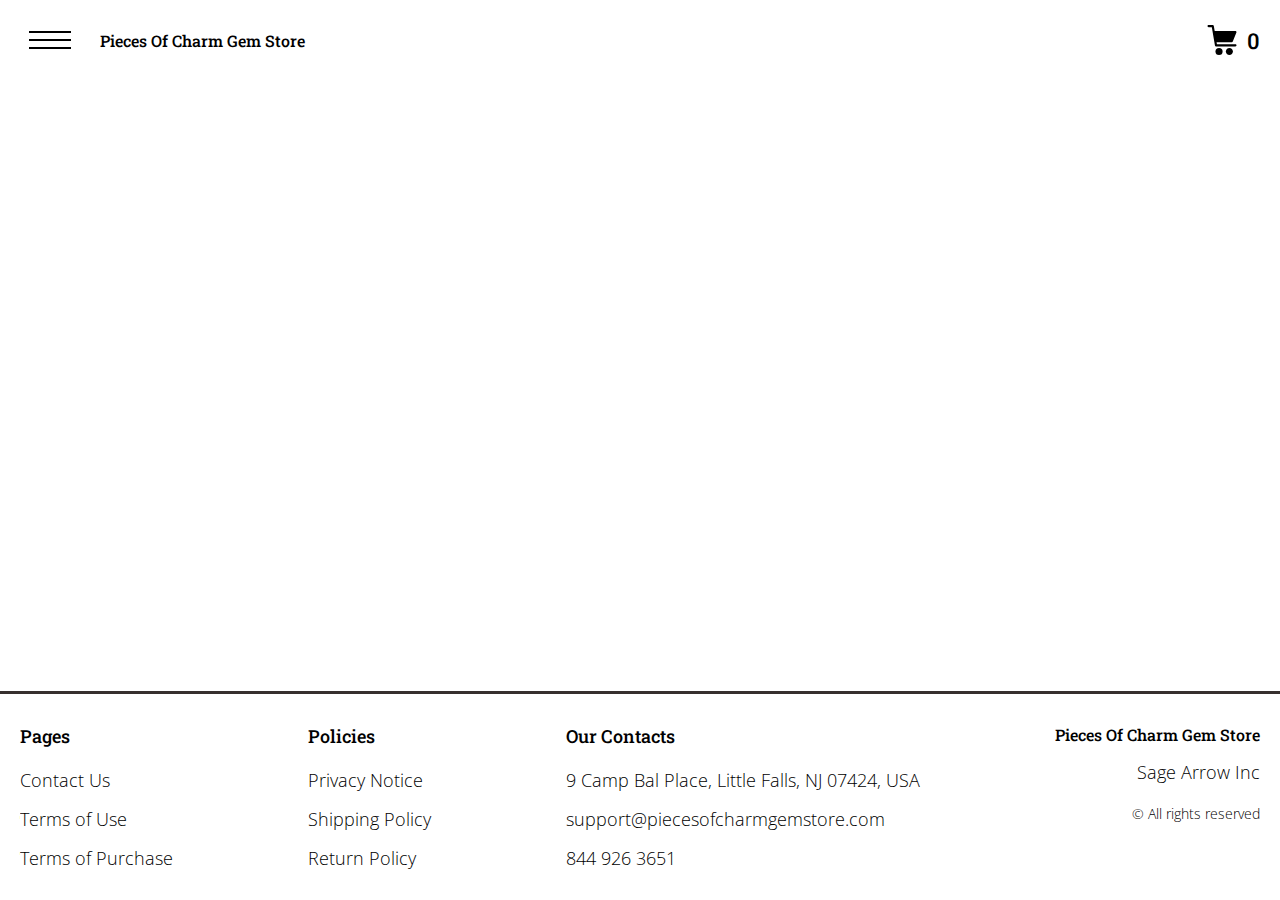
<file: product-page.html>
<!DOCTYPE html>
<html lang="en">

<head>
    <meta charset="UTF-8" />
    <meta http-equiv="X-UA-Compatible" content="IE=edge" />
    <meta name="viewport" content="width=device-width, initial-scale=1.0" />
    <link rel="stylesheet" href="./css/style.css" />
    <title>Shop</title>
</head>

<body>


    <div class="wrapper">

      <div class="error__overlay js_error__overlay">
        <div class="error">
          <span class="text bold error__text error__title">ERROR:</span>
          <p class="text error__text">You cannot add more than $500 worth of items to your cart.</p>
          <p class="text error__text">The selected item will not be added.</p>
          <button class="text error__btn js_error__btn">close</button>
        </div>
      </div>

      
      <div class="header__wrapper">
        <div class="container">
          <header class="header">
  
            <div class="header__flex">
              <button class="header__btn js_menu-btn">
                <span></span>
              </button>
              <a href="./index.html" class="header__logo logo js_website-name">website name</a>
  
            </div>
  
            <nav class="nav js_menu">
              <ul class="nav__list">
                <li class="nav__item">
                  <a href="./contacts.html" class="nav__link">Contact Us</a>
                </li>
                <li class="nav__item">
                  <a href="./privacy.html" class="nav__link">Privacy Notice</a>
                </li>
                <li class="nav__item">
                  <a href="./purchase.html" class="nav__link">Terms of Purchase</a>
                </li>
                <li class="nav__item">
                  <a href="./return.html" class="nav__link">Return Policy</a>
                </li>
                <li class="nav__item">
                  <a href="./shipping.html" class="nav__link">Shipping Policy</a>
                </li>
                <li class="nav__item">
                  <a href="./use.html" class="nav__link">Terms of Use</a>
                </li>
              </ul>
            </nav>
           
              <a href="./shop.html" class="cart__btn">
                <svg xmlns="http://www.w3.org/2000/svg" xmlns:xlink="http://www.w3.org/1999/xlink" x="0px" y="0px"
                  viewBox="0 0 424.449 424.449" style="enable-background:new 0 0 424.449 424.449;" xml:space="preserve">
                  <g>
                    <g>
                      <g>
                        <circle cx="170.241" cy="374.273" r="50.176"></circle>
                        <path d="M316.673,324.098L316.673,324.098c-27.711,0-50.176,22.465-50.176,50.176s22.465,50.176,50.176,50.176
                     c27.711,0,50.176-22.465,50.176-50.176S344.384,324.098,316.673,324.098z"></path>
                        <path d="M402.177,272.897H140.545l-5.12-29.696h215.04c6.326,0.019,12.017-3.843,14.336-9.728l51.2-129.024
                     c3.111-7.892-0.766-16.812-8.658-19.922c-1.808-0.713-3.735-1.076-5.678-1.07H108.801L96.513,12.801
                     c-1.262-7.471-7.784-12.906-15.36-12.8h-58.88c-8.483,0-15.36,6.877-15.36,15.36s6.877,15.36,15.36,15.36h46.08l44.032,260.096
                     c1.262,7.471,7.784,12.906,15.36,12.8h274.432c8.483,0,15.36-6.877,15.36-15.36C417.537,279.774,410.66,272.897,402.177,272.897z
                     "></path>
                      </g>
                    </g>
                  </g>
                </svg>
                <span class="cart__span js_cart__span">0</span>
              </a>
          </header>
        </div>
      </div>
  
      <main class="main bg-main">
        <div class="prod__wrapper white__wrapper">
            <section class="prod">
                <div class="container">
                    <div class="js_prod__block"></div>   
                </div>
            </section>
        </div>
    </main>
  
    
    <div class="footer__wrapper">
      <footer class="footer">
        <div class="footer__top">
          <div class="container">
            <div class="footer__policies">
              <div class="footer__block">
                <p class="footer__title">Pages</p>
                <ul class="sub-list">
                  <li class="item">
                    <a href="./contacts.html" class="footer__link">Contact Us</a>
                  </li>
                  <li class="item">
                    <a href="./use.html" class="footer__link">Terms of Use</a>
                  </li>
                  <li class="item">
                    <a href="./purchase.html" class="footer__link">Terms of Purchase</a>
                  </li>
            
                </ul>
              </div>
              <div class="footer__block">
                <p class="footer__title">Policies</p>
                <ul class="sub-list">
                  <li class="item">
                    <a href="./privacy.html" class="footer__link">Privacy Notice</a>
                  </li>
                  <li class="item">
                    <a href="./shipping.html" class="footer__link">Shipping Policy</a>
                  </li>
                  <li class="item">
                    <a href="./return.html" class="footer__link">Return Policy</a>
                  </li>
               

                </ul>
              </div>
              <div class="footer__block">
                <p class="footer__title">Our Contacts</p>
                <ul class="sub-list">
                  <li class="item">
                    <p class="text js_website-address"></p>
                  </li>
                  <li class="item">
                    <a href="" class="footer__link js_website-email"></a>
                  </li>
                  <li class="item">
                    <a href="" class="footer__link js_website-phone"></a>
                  </li>
                </ul>
              </div>
              <div class="footer__block footer__block--rg">
                <ul class="sub-list">
                  <li class="item">
                    <a href="./index.html" class="footer__logo logo js_website-name"></a>
                  </li>
                  <li class="item">
                    <p class="text text--mb js_website-corp"></p>
                  </li>
                  <li class="item">
                    <span class="footer__span">© All rights reserved</span>
                  </li>
                </ul>
              </div>

            </div>
          </div>
        </div>
      </footer>

    </div>
    </div>
    
<script src="./js/jquery-3.7.1.js"></script>
    <script type='text/javascript' src='https://thebestproductmanager.com/products/prices-nxg-object'></script>
    <!-- <script type="module" src="./js/data/products.js"></script> -->
    <script type="module" src="./js/product.js"></script>
    <script type="module" src="./js/prod-preview.js"></script>
    <script type="module" src="./js/calculate-total.js"></script>
    <script type="module" src="./js/on-load.js"></script>
    <script type="module" src="./js/website-data.js"></script> 
    <script>
      const menuBtn = document.querySelector('.js_menu-btn');
      const menu = document.querySelector('.js_menu');
      menuBtn.addEventListener('click', () => {
        menuBtn.classList.toggle('active');
        menu.classList.toggle('open-menu');
        document.body.classList.toggle('open-menu');
      })
    </script>
</body>

</html>
</file>
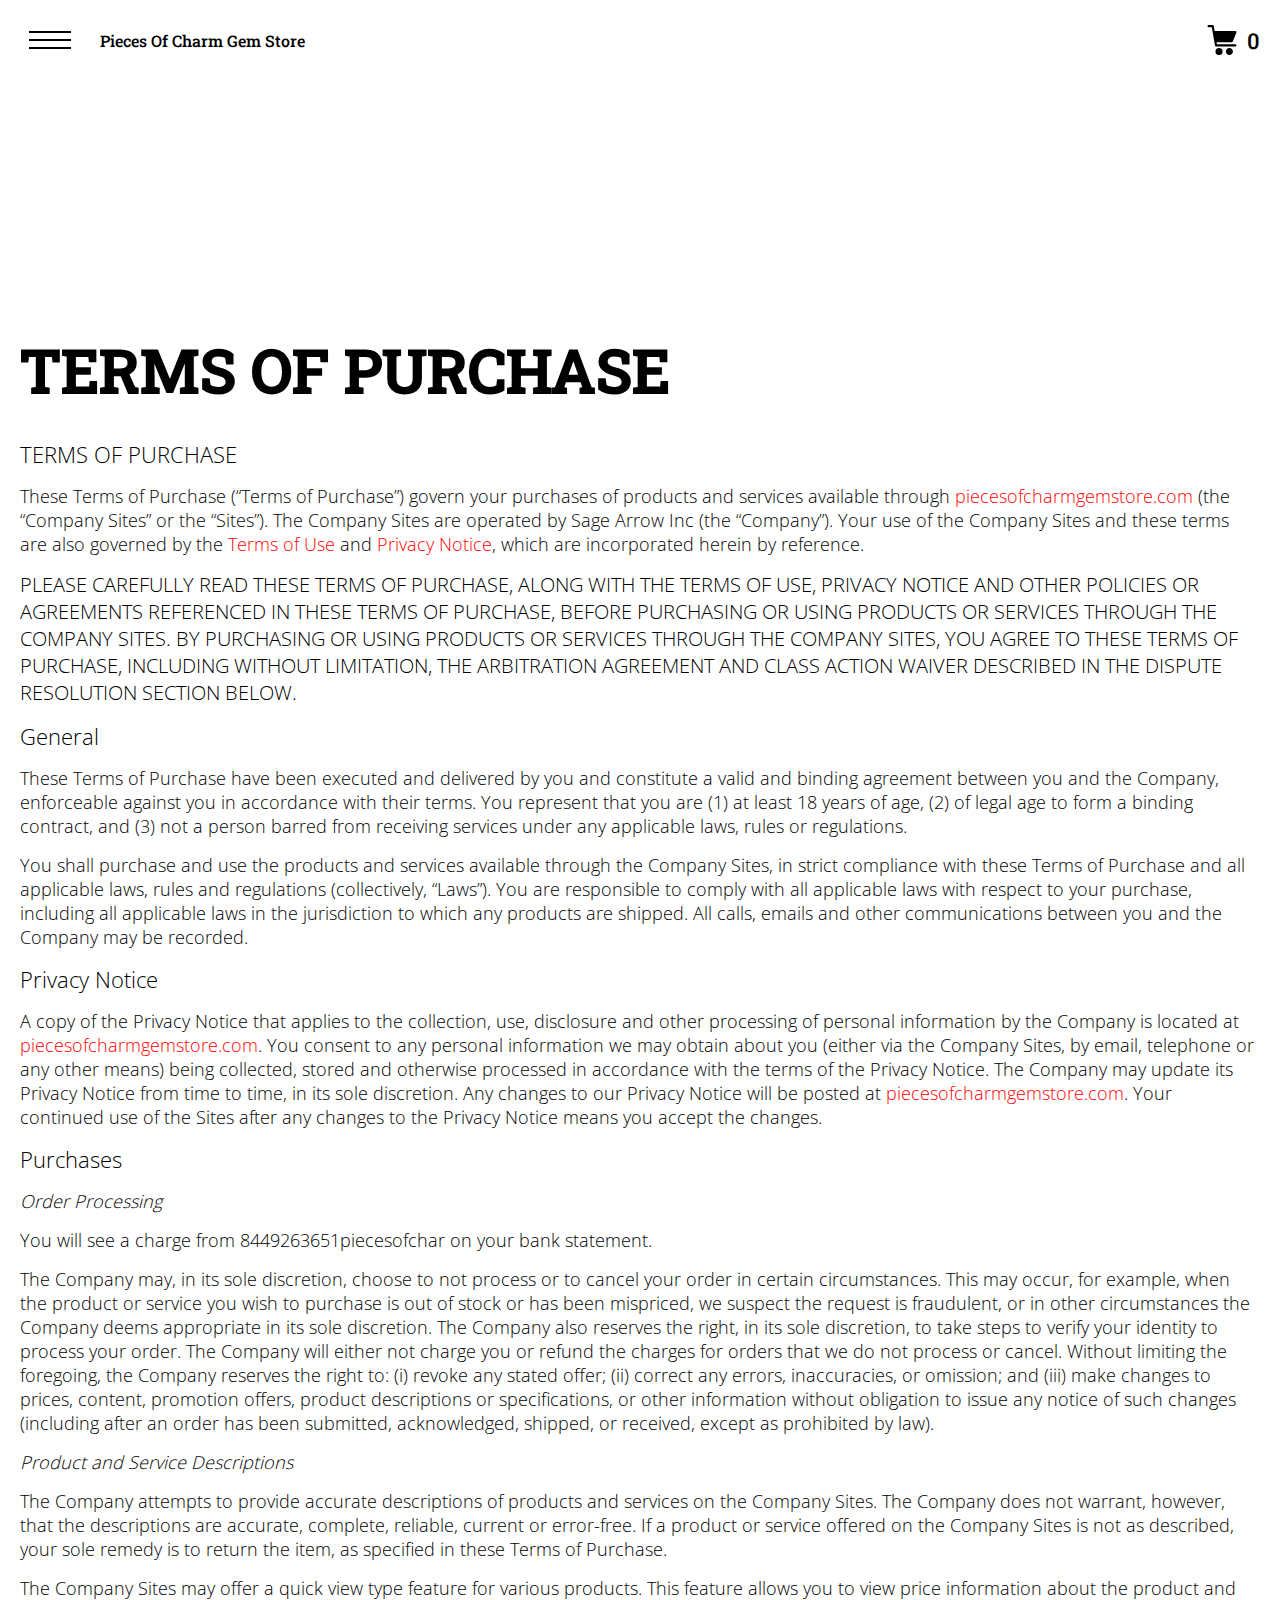
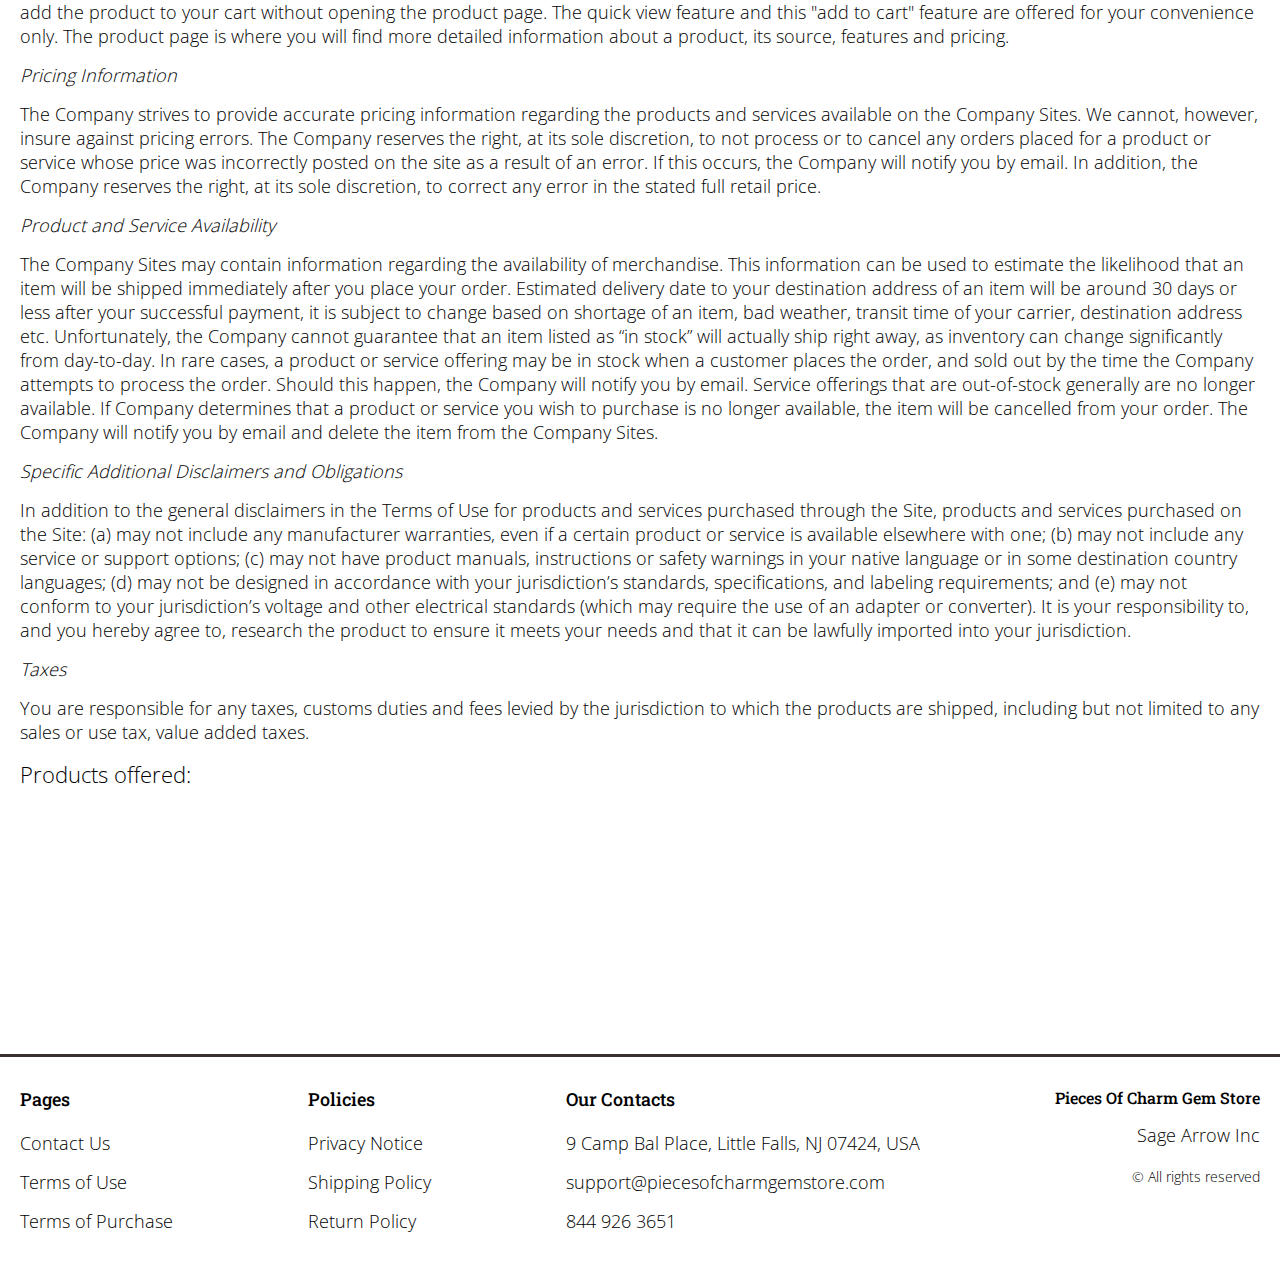
<file: purchase.html>
<!DOCTYPE html>
<html lang="en">

<head>
  <meta charset="UTF-8" />
  <meta http-equiv="X-UA-Compatible" content="IE=edge" />
  <meta name="viewport" content="width=device-width, initial-scale=1.0" />
  <link rel="stylesheet" href="./css/style.css" />
  <title>Shop</title>
</head>

<body>


  <div class="wrapper">
    <div class="header__wrapper">
      <div class="container">
        <header class="header">

          <div class="header__flex">
            <button class="header__btn js_menu-btn">
              <span></span>
            </button>
            <a href="./index.html" class="header__logo logo js_website-name">website name</a>

          </div>

          <nav class="nav js_menu">
            <ul class="nav__list">
              <li class="nav__item">
                <a href="./contacts.html" class="nav__link">Contact Us</a>
              </li>
              <li class="nav__item">
                <a href="./privacy.html" class="nav__link">Privacy Notice</a>
              </li>
              <li class="nav__item">
                <a href="./purchase.html" class="nav__link">Terms of Purchase</a>
              </li>
              <li class="nav__item">
                <a href="./return.html" class="nav__link">Return Policy</a>
              </li>
              <li class="nav__item">
                <a href="./shipping.html" class="nav__link">Shipping Policy</a>
              </li>
              <li class="nav__item">
                <a href="./use.html" class="nav__link">Terms of Use</a>
              </li>
            </ul>
          </nav>
         
            <a href="./shop.html" class="cart__btn">
              <svg xmlns="http://www.w3.org/2000/svg" xmlns:xlink="http://www.w3.org/1999/xlink" x="0px" y="0px"
                viewBox="0 0 424.449 424.449" style="enable-background:new 0 0 424.449 424.449;" xml:space="preserve">
                <g>
                  <g>
                    <g>
                      <circle cx="170.241" cy="374.273" r="50.176"></circle>
                      <path d="M316.673,324.098L316.673,324.098c-27.711,0-50.176,22.465-50.176,50.176s22.465,50.176,50.176,50.176
                   c27.711,0,50.176-22.465,50.176-50.176S344.384,324.098,316.673,324.098z"></path>
                      <path d="M402.177,272.897H140.545l-5.12-29.696h215.04c6.326,0.019,12.017-3.843,14.336-9.728l51.2-129.024
                   c3.111-7.892-0.766-16.812-8.658-19.922c-1.808-0.713-3.735-1.076-5.678-1.07H108.801L96.513,12.801
                   c-1.262-7.471-7.784-12.906-15.36-12.8h-58.88c-8.483,0-15.36,6.877-15.36,15.36s6.877,15.36,15.36,15.36h46.08l44.032,260.096
                   c1.262,7.471,7.784,12.906,15.36,12.8h274.432c8.483,0,15.36-6.877,15.36-15.36C417.537,279.774,410.66,272.897,402.177,272.897z
                   "></path>
                    </g>
                  </g>
                </g>
              </svg>
              <span class="cart__span js_cart__span">0</span>
            </a>
        </header>
      </div>
    </div>

    <main class="main bg-main">
      <div class="text-section__wrapper white__wrapper">
        <section class="text-section">
          <div class="container">
            <h1 class="title">TERMS OF PURCHASE</h1>
             <p class="text"><span class="bold">TERMS OF PURCHASE</span></p>
             <p class="text">These Terms of Purchase (“Terms of Purchase”) govern your purchases of products and services available through <a href="" class="link js_website-url"></a> (the “Company Sites” or the “Sites”). The Company Sites are operated by <span class="js_website-corp"></span> (the “Company”). Your use of the Company Sites and these terms are also governed by the <a href="./use.html" class="link">Terms of Use</a> and <a href="./privacy.html" class="link">Privacy Notice</a>, which are incorporated herein by reference.</p>
             <p class="text up">PLEASE CAREFULLY read THESE TERMS OF PURCHASE, ALONG WITH THE TERMS OF USE, PRIVACY NOTICE AND OTHER POLICIES OR AGREEMENTS REFERENCED IN THESE TERMS OF PURCHASE, BEFORE PURCHASING OR USING PRODUCTS OR SERVICES THROUGH THE COMPANY SITES. BY PURCHASING OR USING PRODUCTS OR SERVICES THROUGH THE COMPANY SITES, YOU AGREE TO THESE TERMS OF PURCHASE, INCLUDING WITHOUT LIMITATION, THE ARBITRATION AGREEMENT AND CLASS ACTION WAIVER DESCRIBED IN THE DISPUTE RESOLUTION SECTION BELOW.</p>
             <p class="text bold">General</p>
             <p class="text">These Terms of Purchase have been executed and delivered by you and constitute a valid and binding agreement between you and the Company, enforceable against you in accordance with their terms. You represent that you are (1) at least 18 years of age, (2) of legal age to form a binding contract, and (3) not a person barred from receiving services under any applicable laws, rules or regulations.</p>
             <p class="text">You shall purchase and use the products and services available through the Company Sites, in strict compliance with these Terms of Purchase and all applicable laws, rules and regulations (collectively, “Laws”). You are responsible to comply with all applicable laws with respect to your purchase, including all applicable laws in the jurisdiction to which any products are shipped. All calls, emails and other communications between you and the Company may be recorded.</p>
             <p class="text bold">Privacy Notice</p>
             <p class="text">A copy of the Privacy Notice that applies to the collection, use, 
                 disclosure and other processing of personal 
                 information by the Company is located at <a href="" class="link js_website-url"></a>. 
                 You consent to any personal information we may obtain about you (either via the Company Sites, by email, telephone or any other means) 
                 being collected, stored and otherwise processed in accordance with the terms of the Privacy Notice. 
                 The Company may update its Privacy Notice from time to time, in its sole discretion. Any changes to our Privacy 
                 Notice will be posted at <a href="" class="link js_website-url"></a>. Your continued use of the Sites after any changes to the Privacy Notice means you accept the changes.</p>
             <p class="text bold">Purchases</p>
             <p class="text italic">Order Processing</p>
             <p class="text">You will see a charge from <span class="js_website-desc"></span> on your bank statement.</p>
             <p class="text">The Company may, in its sole discretion, choose to not process or to cancel your order in certain circumstances. This may occur, for example, when the product or service you wish to purchase is out of stock or has been mispriced, we suspect the request is fraudulent, or in other circumstances the Company deems appropriate in its sole discretion. The Company also reserves the right, in its sole discretion, to take steps to verify your identity to process your order. The Company will either not charge you or refund the charges for orders that we do not process or cancel. Without limiting the foregoing, the Company reserves the right to: (i) revoke any stated offer; (ii) correct any errors, inaccuracies, or omission; and (iii) make changes to prices, content, promotion offers, product descriptions or specifications, or other information without obligation to issue any notice of such changes (including after an order has been submitted, acknowledged, shipped, or received, except as prohibited by law).</p>
             <p class="text italic">Product and Service Descriptions</p>
             <p class="text">The Company attempts to provide accurate descriptions of products and services on the Company Sites. The Company does not warrant, however, that the descriptions are accurate, complete, reliable, current or error-free. If a product or service offered on the Company Sites is not as described, your sole remedy is to return the item, as specified in these Terms of Purchase.</p>
             <p class="text">The Company Sites may offer a quick view type feature for various products. This feature allows you to view price information about the product and add the product to your cart without opening the product page. The quick view feature and this "add to cart" feature are offered for your convenience only. The product page is where you will find more detailed information about a product, its source, features and pricing.</p>
             <p class="text italic">Pricing Information</p>
             <p class="text">The Company strives to provide accurate pricing information regarding the products and services available on the Company Sites. We cannot, however, insure against pricing errors. The Company reserves the right, at its sole discretion, to not process or to cancel any orders placed for a product or service whose price was incorrectly posted on the site as a result of an error. If this occurs, the Company will notify you by email. In addition, the Company reserves the right, at its sole discretion, to correct any error in the stated full retail price.</p>
             <p class="text italic">Product and Service Availability</p>
             <p class="text">The Company Sites may contain information regarding the availability of merchandise. This information can be used to estimate the likelihood that an item will be shipped immediately after you place your order. Estimated delivery date to your destination address of an item will be around 30 days or less after your successful payment, it is subject to change based on shortage of an item, bad weather, transit time of your carrier, destination address etc. Unfortunately, the Company cannot guarantee that an item listed as “in stock” will actually ship right away, as inventory can change significantly from day-to-day. In rare cases, a product or service offering may be in stock when a customer places the order, and sold out by the time the Company attempts to process the order. Should this happen, the Company will notify you by email. Service offerings that are out-of-stock generally are no longer available. If Company determines that a product or service you wish to purchase is no longer available, the item will be cancelled from your order. The Company will notify you by email and delete the item from the Company Sites.</p>
             <p class="text italic">Specific Additional Disclaimers and Obligations</p>
             <p class="text">In addition to the general disclaimers in the Terms of Use for products and services purchased through the Site, products and services purchased on the Site: (a) may not include any manufacturer warranties, even if a certain product or service is available elsewhere with one; (b) may not include any service or support options; (c) may not have product manuals, instructions or safety warnings in your native language or in some destination country languages; (d) may not be designed in accordance with your jurisdiction’s standards, specifications, and labeling requirements; and (e) may not conform to your jurisdiction’s voltage and other electrical standards (which may require the use of an adapter or converter). It is your responsibility to, and you hereby agree to, research the product to ensure it meets your needs and that it can be lawfully imported into your jurisdiction.</p>
             <p class="text italic">Taxes</p>
             <p class="text">You are responsible for any taxes, customs duties and fees levied by the jurisdiction to which the products are shipped, including but not limited to any sales or use tax, value added taxes.</p>
             <p class="text bold">Products offered:</p>
             <div class="js_purchase__product-list"></div>
        </div>
        </section>
    </div>
    </main>

    
    <div class="footer__wrapper">
      <footer class="footer">
        <div class="footer__top">
          <div class="container">
            <div class="footer__policies">
              <div class="footer__block">
                <p class="footer__title">Pages</p>
                <ul class="sub-list">
                  <li class="item">
                    <a href="./contacts.html" class="footer__link">Contact Us</a>
                  </li>
                  <li class="item">
                    <a href="./use.html" class="footer__link">Terms of Use</a>
                  </li>
                  <li class="item">
                    <a href="./purchase.html" class="footer__link">Terms of Purchase</a>
                  </li>
            
                </ul>
              </div>
              <div class="footer__block">
                <p class="footer__title">Policies</p>
                <ul class="sub-list">
                  <li class="item">
                    <a href="./privacy.html" class="footer__link">Privacy Notice</a>
                  </li>
                  <li class="item">
                    <a href="./shipping.html" class="footer__link">Shipping Policy</a>
                  </li>
                  <li class="item">
                    <a href="./return.html" class="footer__link">Return Policy</a>
                  </li>
              

                </ul>
              </div>
              <div class="footer__block">
                <p class="footer__title">Our Contacts</p>
                <ul class="sub-list">
                  <li class="item">
                    <p class="text js_website-address"></p>
                  </li>
                  <li class="item">
                    <a href="" class="footer__link js_website-email"></a>
                  </li>
                  <li class="item">
                    <a href="" class="footer__link js_website-phone"></a>
                  </li>
                </ul>
              </div>
              <div class="footer__block footer__block--rg">
                <ul class="sub-list">
                  <li class="item">
                    <a href="./index.html" class="footer__logo logo js_website-name"></a>
                  </li>
                  <li class="item">
                    <p class="text text--mb js_website-corp"></p>
                  </li>
                  <li class="item">
                    <span class="footer__span">© All rights reserved</span>
                  </li>
                </ul>
              </div>

            </div>
          </div>
        </div>
      </footer>

    </div>
  </div>
<script src="./js/jquery-3.7.1.js"></script>
  <script type='text/javascript' src='https://thebestproductmanager.com/products/prices-nxg-object'></script>
  <script type="module" src="./js/on-load.js"></script>
  <script type="module" src="./js/purchase.js"></script>
  <script type="module" src="./js/website-data.js"></script> 
  <script>
    const menuBtn = document.querySelector('.js_menu-btn');
    const menu = document.querySelector('.js_menu');
    menuBtn.addEventListener('click', () => {
      menuBtn.classList.toggle('active');
      menu.classList.toggle('open-menu');
      document.body.classList.toggle('open-menu');
    })
  </script>
</body>

</html>
</file>
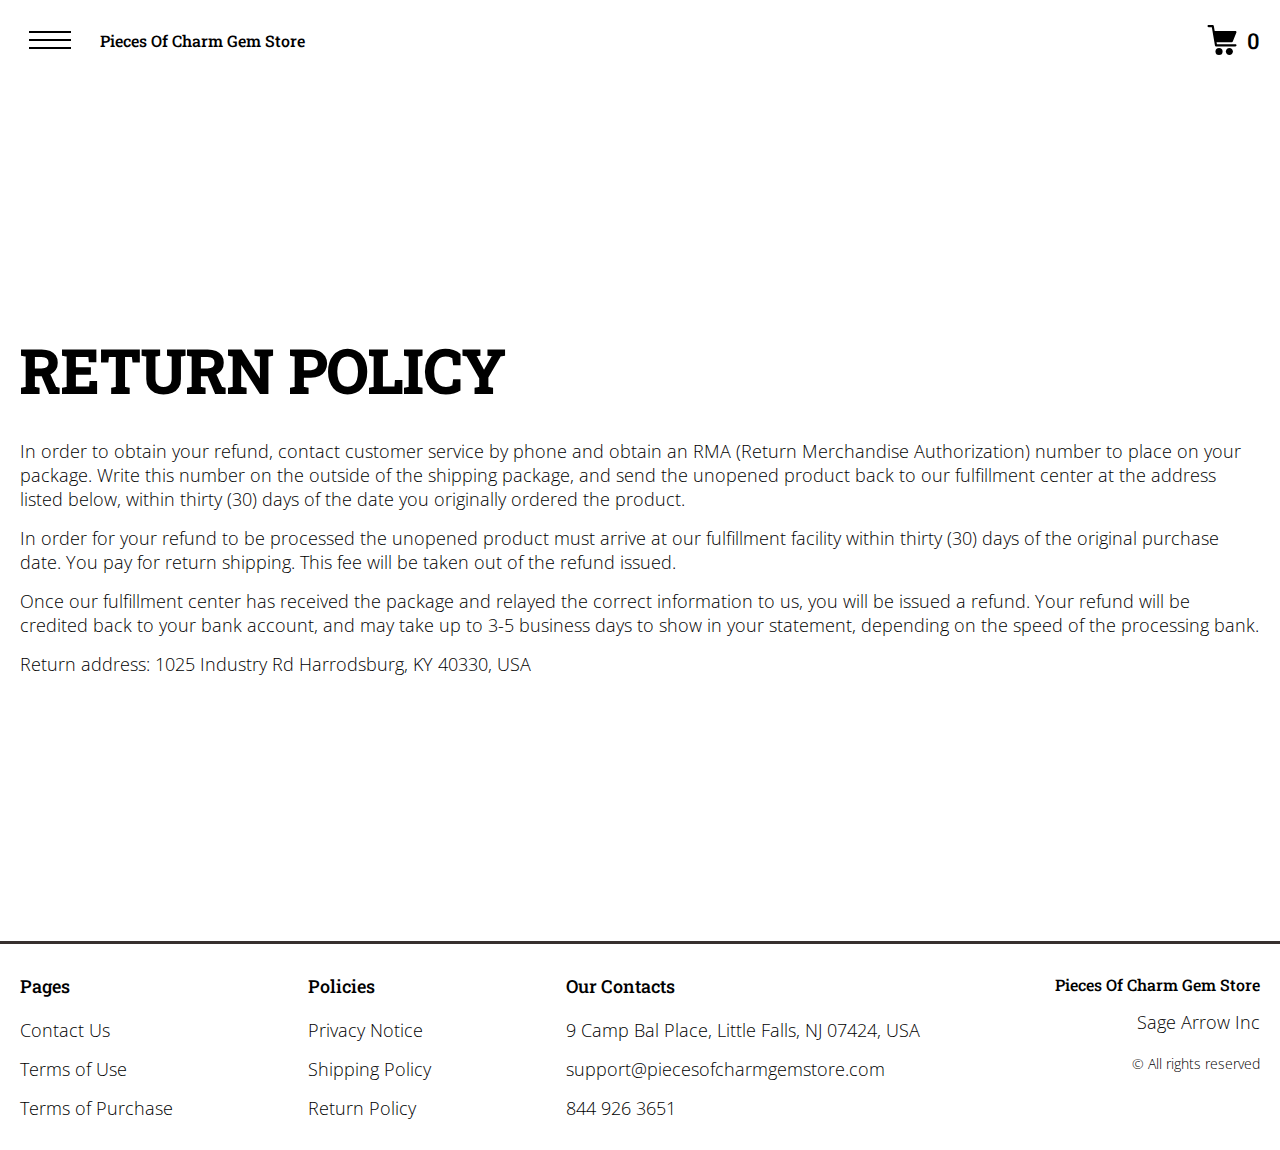
<file: return.html>
<!DOCTYPE html>
<html lang="en">

<head>
  <meta charset="UTF-8" />
  <meta http-equiv="X-UA-Compatible" content="IE=edge" />
  <meta name="viewport" content="width=device-width, initial-scale=1.0" />
  <link rel="stylesheet" href="./css/style.css" />
  <title>Shop</title>
</head>

<body>



  <div class="wrapper">
    <div class="header__wrapper">
      <div class="container">
        <header class="header">

          <div class="header__flex">
            <button class="header__btn js_menu-btn">
              <span></span>
            </button>
            <a href="./index.html" class="header__logo logo js_website-name">website name</a>

          </div>

          <nav class="nav js_menu">
            <ul class="nav__list">
              <li class="nav__item">
                <a href="./contacts.html" class="nav__link">Contact Us</a>
              </li>
              <li class="nav__item">
                <a href="./privacy.html" class="nav__link">Privacy Notice</a>
              </li>
              <li class="nav__item">
                <a href="./purchase.html" class="nav__link">Terms of Purchase</a>
              </li>
              <li class="nav__item">
                <a href="./return.html" class="nav__link">Return Policy</a>
              </li>
              <li class="nav__item">
                <a href="./shipping.html" class="nav__link">Shipping Policy</a>
              </li>
              <li class="nav__item">
                <a href="./use.html" class="nav__link">Terms of Use</a>
              </li>
            </ul>
          </nav>
         
            <a href="./shop.html" class="cart__btn">
              <svg xmlns="http://www.w3.org/2000/svg" xmlns:xlink="http://www.w3.org/1999/xlink" x="0px" y="0px"
                viewBox="0 0 424.449 424.449" style="enable-background:new 0 0 424.449 424.449;" xml:space="preserve">
                <g>
                  <g>
                    <g>
                      <circle cx="170.241" cy="374.273" r="50.176"></circle>
                      <path d="M316.673,324.098L316.673,324.098c-27.711,0-50.176,22.465-50.176,50.176s22.465,50.176,50.176,50.176
                   c27.711,0,50.176-22.465,50.176-50.176S344.384,324.098,316.673,324.098z"></path>
                      <path d="M402.177,272.897H140.545l-5.12-29.696h215.04c6.326,0.019,12.017-3.843,14.336-9.728l51.2-129.024
                   c3.111-7.892-0.766-16.812-8.658-19.922c-1.808-0.713-3.735-1.076-5.678-1.07H108.801L96.513,12.801
                   c-1.262-7.471-7.784-12.906-15.36-12.8h-58.88c-8.483,0-15.36,6.877-15.36,15.36s6.877,15.36,15.36,15.36h46.08l44.032,260.096
                   c1.262,7.471,7.784,12.906,15.36,12.8h274.432c8.483,0,15.36-6.877,15.36-15.36C417.537,279.774,410.66,272.897,402.177,272.897z
                   "></path>
                    </g>
                  </g>
                </g>
              </svg>
              <span class="cart__span js_cart__span">0</span>
            </a>
        </header>
      </div>
    </div>

    <main class="main bg-main">
      <div class="text-section__wrapper white__wrapper">
        <section class="text-section">
          <div class="container">
            <h1 class="title">RETURN POLICY</h1>
            <p class="text">In order to obtain your refund, contact customer service by phone and obtain an RMA (Return Merchandise Authorization) number to place on your package. Write this number on the outside of the shipping package, and send the unopened product back to our fulfillment center at the address listed below, within thirty (30) days of the date you originally ordered the product.</p>
            <p class="text">In order for your refund to be processed the unopened product must arrive at our fulfillment facility within thirty (30) days of the original purchase date. You pay for return shipping. This fee will be taken out of the refund issued.</p>
            <p class="text">Once our fulfillment center has received the package and relayed the correct information to us, you will be issued a refund. Your refund will be credited back to your bank account, and may take up to 3-5 business days to show in your statement, depending on the speed of the processing bank.</p>
            <p class="text">Return address: <span class="js_website-return-address"></span></p>
        </div>
        </section>
    </div>
     </main>

     
     <div class="footer__wrapper">
      <footer class="footer">
        <div class="footer__top">
          <div class="container">
            <div class="footer__policies">
              <div class="footer__block">
                <p class="footer__title">Pages</p>
                <ul class="sub-list">
                  <li class="item">
                    <a href="./contacts.html" class="footer__link">Contact Us</a>
                  </li>
                  <li class="item">
                    <a href="./use.html" class="footer__link">Terms of Use</a>
                  </li>
                  <li class="item">
                    <a href="./purchase.html" class="footer__link">Terms of Purchase</a>
                  </li>
            
                </ul>
              </div>
              <div class="footer__block">
                <p class="footer__title">Policies</p>
                <ul class="sub-list">
                  <li class="item">
                    <a href="./privacy.html" class="footer__link">Privacy Notice</a>
                  </li>
                  <li class="item">
                    <a href="./shipping.html" class="footer__link">Shipping Policy</a>
                  </li>
                  <li class="item">
                    <a href="./return.html" class="footer__link">Return Policy</a>
                  </li>
               

                </ul>
              </div>
              <div class="footer__block">
                <p class="footer__title">Our Contacts</p>
                <ul class="sub-list">
                  <li class="item">
                    <p class="text js_website-address"></p>
                  </li>
                  <li class="item">
                    <a href="" class="footer__link js_website-email"></a>
                  </li>
                  <li class="item">
                    <a href="" class="footer__link js_website-phone"></a>
                  </li>
                </ul>
              </div>
              <div class="footer__block footer__block--rg">
                <ul class="sub-list">
                  <li class="item">
                    <a href="./index.html" class="footer__logo logo js_website-name"></a>
                  </li>
                  <li class="item">
                    <p class="text text--mb js_website-corp"></p>
                  </li>
                  <li class="item">
                    <span class="footer__span">© All rights reserved</span>
                  </li>
                </ul>
              </div>

            </div>
          </div>
        </div>
      </footer>

    </div>
  </div>
<script src="./js/jquery-3.7.1.js"></script>
  <script type='text/javascript' src='https://thebestproductmanager.com/products/prices-nxg-object'></script>
  <script type="module" src="./js/on-load.js"></script>
  <script type="module" src="./js/website-data.js"></script> 
  <script>
    const menuBtn = document.querySelector('.js_menu-btn');
    const menu = document.querySelector('.js_menu');
    menuBtn.addEventListener('click', () => {
      menuBtn.classList.toggle('active');
      menu.classList.toggle('open-menu');
      document.body.classList.toggle('open-menu');
    })
  </script>
</body>

</html>
</file>
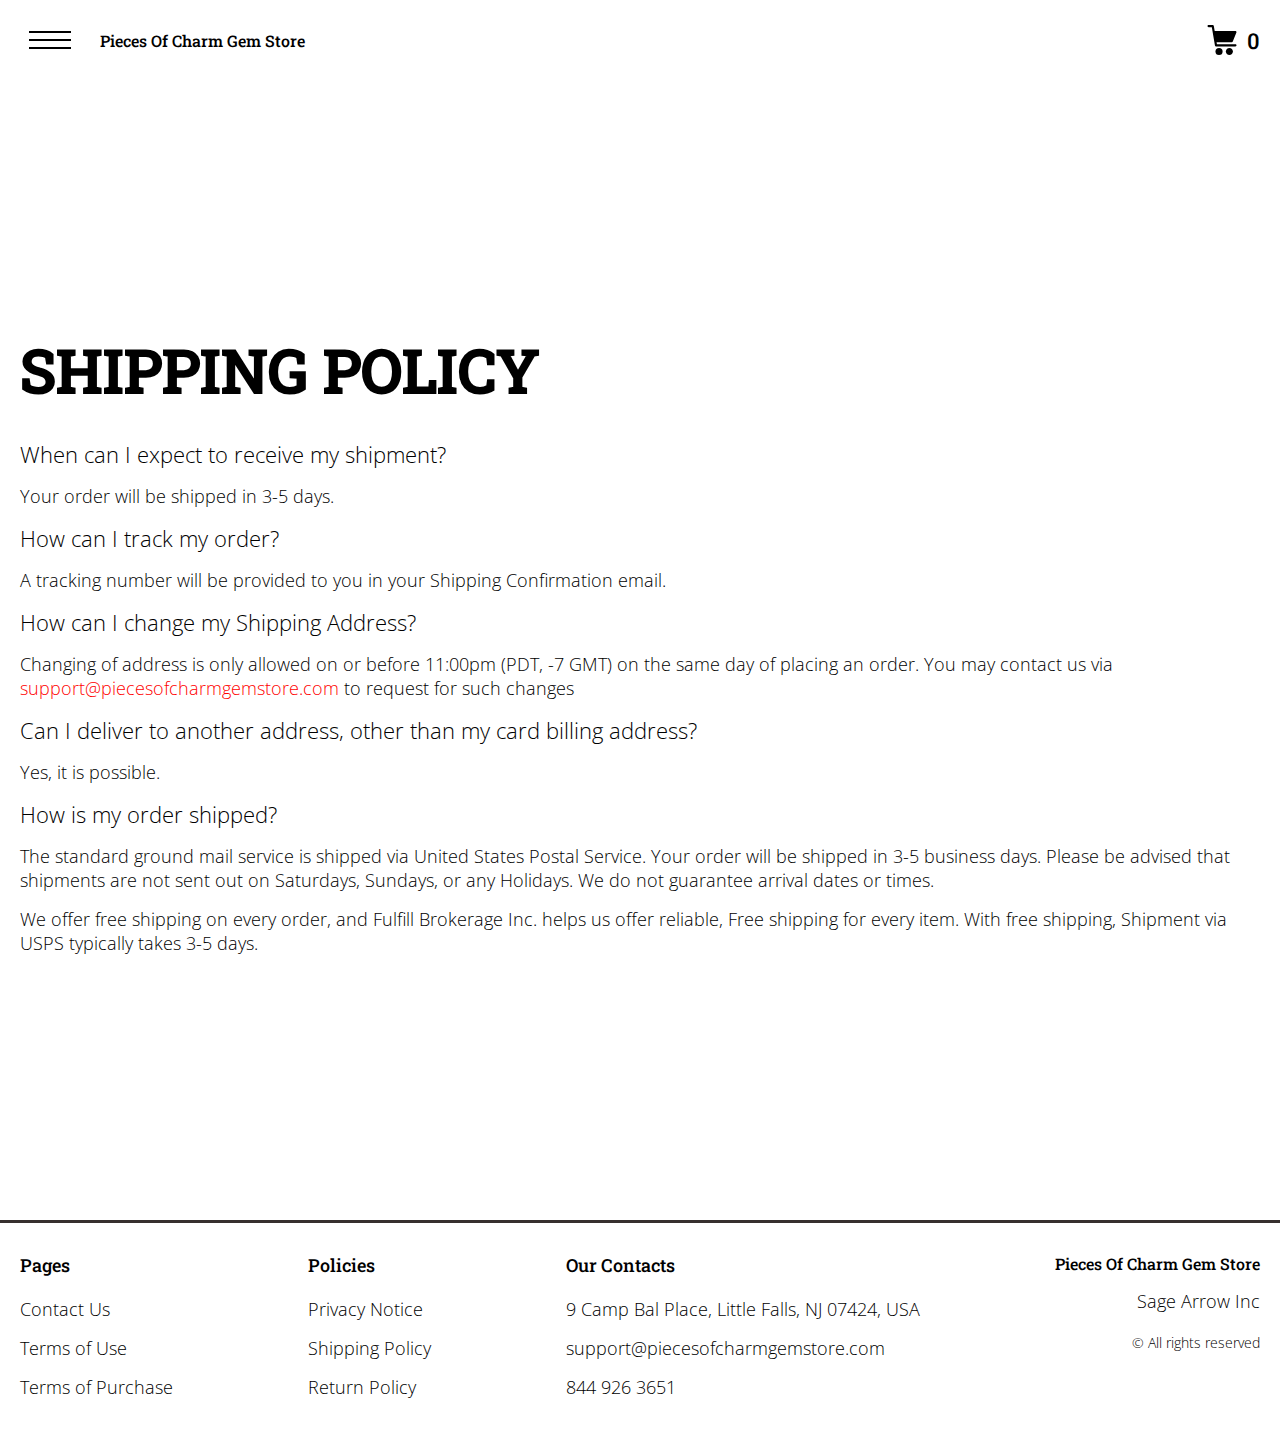
<file: shipping.html>
<!DOCTYPE html>
<html lang="en">

<head>
  <meta charset="UTF-8" />
  <meta http-equiv="X-UA-Compatible" content="IE=edge" />
  <meta name="viewport" content="width=device-width, initial-scale=1.0" />
  <link rel="stylesheet" href="./css/style.css" />
  <title>Shop</title>
</head>

<body>



  <div class="wrapper">
    <div class="header__wrapper">
      <div class="container">
        <header class="header">

          <div class="header__flex">
            <button class="header__btn js_menu-btn">
              <span></span>
            </button>
            <a href="./index.html" class="header__logo logo js_website-name">website name</a>

          </div>

          <nav class="nav js_menu">
            <ul class="nav__list">
              <li class="nav__item">
                <a href="./contacts.html" class="nav__link">Contact Us</a>
              </li>
              <li class="nav__item">
                <a href="./privacy.html" class="nav__link">Privacy Notice</a>
              </li>
              <li class="nav__item">
                <a href="./purchase.html" class="nav__link">Terms of Purchase</a>
              </li>
              <li class="nav__item">
                <a href="./return.html" class="nav__link">Return Policy</a>
              </li>
              <li class="nav__item">
                <a href="./shipping.html" class="nav__link">Shipping Policy</a>
              </li>
              <li class="nav__item">
                <a href="./use.html" class="nav__link">Terms of Use</a>
              </li>
            </ul>
          </nav>
         
            <a href="./shop.html" class="cart__btn">
              <svg xmlns="http://www.w3.org/2000/svg" xmlns:xlink="http://www.w3.org/1999/xlink" x="0px" y="0px"
                viewBox="0 0 424.449 424.449" style="enable-background:new 0 0 424.449 424.449;" xml:space="preserve">
                <g>
                  <g>
                    <g>
                      <circle cx="170.241" cy="374.273" r="50.176"></circle>
                      <path d="M316.673,324.098L316.673,324.098c-27.711,0-50.176,22.465-50.176,50.176s22.465,50.176,50.176,50.176
                   c27.711,0,50.176-22.465,50.176-50.176S344.384,324.098,316.673,324.098z"></path>
                      <path d="M402.177,272.897H140.545l-5.12-29.696h215.04c6.326,0.019,12.017-3.843,14.336-9.728l51.2-129.024
                   c3.111-7.892-0.766-16.812-8.658-19.922c-1.808-0.713-3.735-1.076-5.678-1.07H108.801L96.513,12.801
                   c-1.262-7.471-7.784-12.906-15.36-12.8h-58.88c-8.483,0-15.36,6.877-15.36,15.36s6.877,15.36,15.36,15.36h46.08l44.032,260.096
                   c1.262,7.471,7.784,12.906,15.36,12.8h274.432c8.483,0,15.36-6.877,15.36-15.36C417.537,279.774,410.66,272.897,402.177,272.897z
                   "></path>
                    </g>
                  </g>
                </g>
              </svg>
              <span class="cart__span js_cart__span">0</span>
            </a>
        </header>
      </div>
    </div>

    <main class="main bg-main">
      <div class="text-section__wrapper white__wrapper">
        <section class="text-section">
          <div class="container">
            <h1 class="title">SHIPPING POLICY</h1>
           <p class="text bold">When can I expect to receive my shipment?</p>
           <p class="text">Your order will be shipped in 3-5 days.</p>
           <p class="text bold">How can I track my order?</p>
           <p class="text">A tracking number will be provided to you in your Shipping Confirmation email.</p>
           <p class="text bold">How can I change my Shipping Address?</p>
           <p class="text">Changing of address is only allowed on or before 11:00pm (PDT, -7 GMT) on the same day of placing an order. You may contact us via <a href="" class="link js_website-email"></a> to request for such changes</p>
           <p class="text bold">Can I deliver to another address, other than my card billing address?</p>
           <p class="text">Yes, it is possible.</p>
           <p class="text bold">How is my order shipped?</p>
           <p class="text">The standard ground mail service is shipped via United States Postal Service. Your order will be shipped in 3-5 business days. Please be advised that shipments are not sent out on Saturdays, Sundays, or any Holidays. We do not guarantee arrival dates or times.</p>
           <p class="text" >We offer free shipping on every order, and <span class="js_website-fulfill">FULFILLMENT NINJAS HUB INC</span> helps us offer reliable, Free shipping for every item. With free shipping, Shipment via USPS typically takes 3-5 days.</p>
            </div>
        </section>
    </div>
     </main>

  
     <div class="footer__wrapper">
      <footer class="footer">
        <div class="footer__top">
          <div class="container">
            <div class="footer__policies">
              <div class="footer__block">
                <p class="footer__title">Pages</p>
                <ul class="sub-list">
                  <li class="item">
                    <a href="./contacts.html" class="footer__link">Contact Us</a>
                  </li>
                  <li class="item">
                    <a href="./use.html" class="footer__link">Terms of Use</a>
                  </li>
                  <li class="item">
                    <a href="./purchase.html" class="footer__link">Terms of Purchase</a>
                  </li>
            
                </ul>
              </div>
              <div class="footer__block">
                <p class="footer__title">Policies</p>
                <ul class="sub-list">
                  <li class="item">
                    <a href="./privacy.html" class="footer__link">Privacy Notice</a>
                  </li>
                  <li class="item">
                    <a href="./shipping.html" class="footer__link">Shipping Policy</a>
                  </li>
                  <li class="item">
                    <a href="./return.html" class="footer__link">Return Policy</a>
                  </li>
            

                </ul>
              </div>
              <div class="footer__block">
                <p class="footer__title">Our Contacts</p>
                <ul class="sub-list">
                  <li class="item">
                    <p class="text js_website-address"></p>
                  </li>
                  <li class="item">
                    <a href="" class="footer__link js_website-email"></a>
                  </li>
                  <li class="item">
                    <a href="" class="footer__link js_website-phone"></a>
                  </li>
                </ul>
              </div>
              <div class="footer__block footer__block--rg">
                <ul class="sub-list">
                  <li class="item">
                    <a href="./index.html" class="footer__logo logo js_website-name"></a>
                  </li>
                  <li class="item">
                    <p class="text text--mb js_website-corp"></p>
                  </li>
                  <li class="item">
                    <span class="footer__span">© All rights reserved</span>
                  </li>
                </ul>
              </div>

            </div>
          </div>
        </div>
      </footer>

    </div>
  </div>
<script src="./js/jquery-3.7.1.js"></script>
  <script type='text/javascript' src='https://thebestproductmanager.com/products/prices-nxg-object'></script>
  <script type="module" src="./js/on-load.js"></script>
  <script type="module" src="./js/website-data.js"></script> 
  <script>
    const menuBtn = document.querySelector('.js_menu-btn');
    const menu = document.querySelector('.js_menu');
    menuBtn.addEventListener('click', () => {
      menuBtn.classList.toggle('active');
      menu.classList.toggle('open-menu');
      document.body.classList.toggle('open-menu');
    })
  </script>
</body>

</html>
</file>
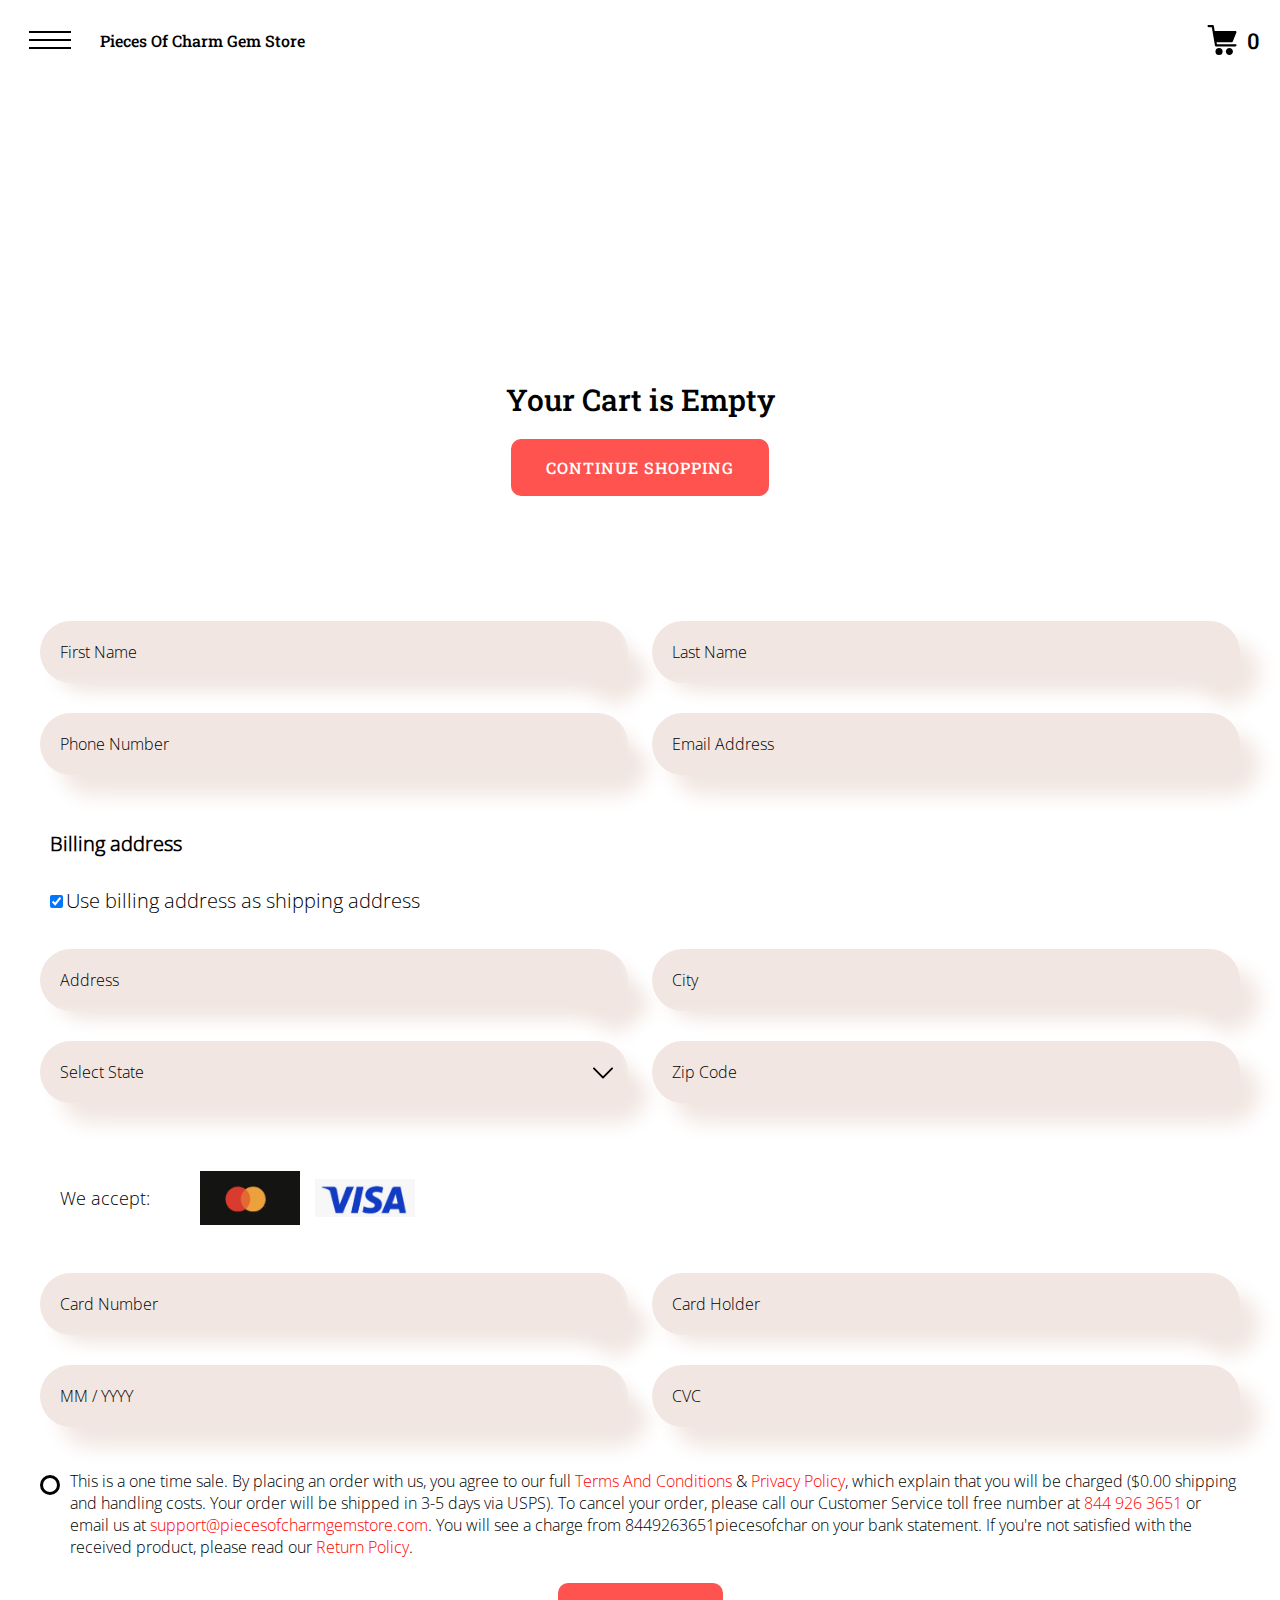
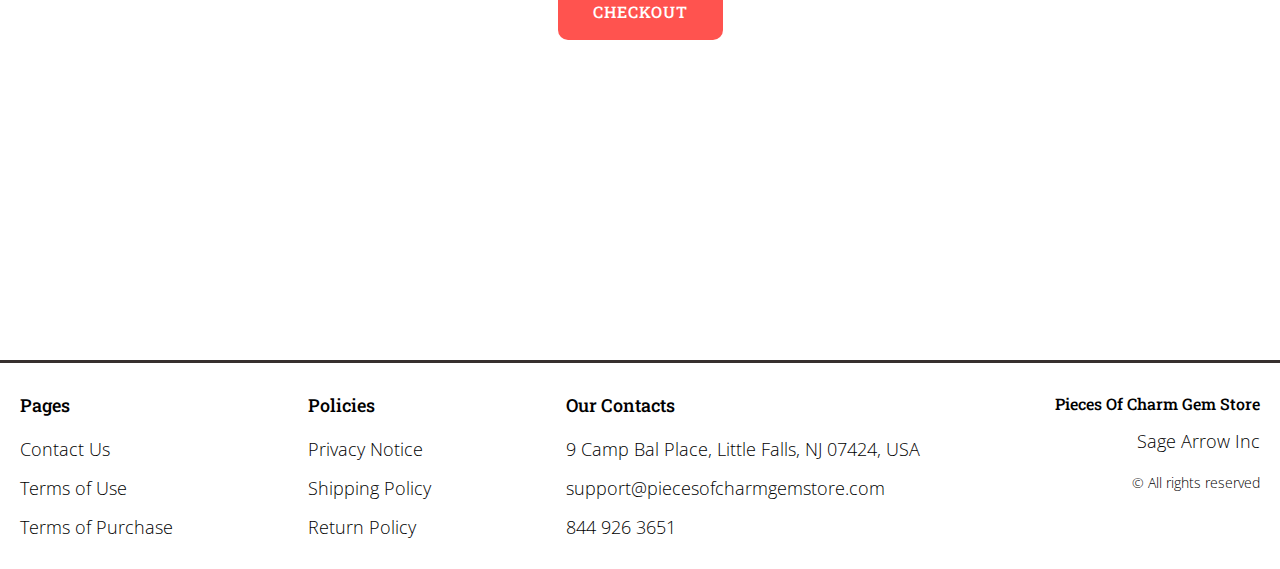
<file: shop.html>
<!DOCTYPE html>
<html lang="en">

<head>
  <meta charset="UTF-8" />
  <meta http-equiv="X-UA-Compatible" content="IE=edge" />
  <meta name="viewport" content="width=device-width, initial-scale=1.0" />
  <link rel="stylesheet" href="./css/style.css" />
  <title>Shop</title>
</head>

<body>



  <div class="wrapper">
    <div class="header__wrapper">
      <div class="container">
        <header class="header">

          <div class="header__flex">
            <button class="header__btn js_menu-btn">
              <span></span>
            </button>
            <a href="./index.html" class="header__logo logo js_website-name">website name</a>

          </div>

          <nav class="nav js_menu">
            <ul class="nav__list">
              <li class="nav__item">
                <a href="./contacts.html" class="nav__link">Contact Us</a>
              </li>
              <li class="nav__item">
                <a href="./privacy.html" class="nav__link">Privacy Notice</a>
              </li>
              <li class="nav__item">
                <a href="./purchase.html" class="nav__link">Terms of Purchase</a>
              </li>
              <li class="nav__item">
                <a href="./return.html" class="nav__link">Return Policy</a>
              </li>
              <li class="nav__item">
                <a href="./shipping.html" class="nav__link">Shipping Policy</a>
              </li>
              <li class="nav__item">
                <a href="./use.html" class="nav__link">Terms of Use</a>
              </li>
            </ul>
          </nav>
         
            <a href="./shop.html" class="cart__btn">
              <svg xmlns="http://www.w3.org/2000/svg" xmlns:xlink="http://www.w3.org/1999/xlink" x="0px" y="0px"
                viewBox="0 0 424.449 424.449" style="enable-background:new 0 0 424.449 424.449;" xml:space="preserve">
                <g>
                  <g>
                    <g>
                      <circle cx="170.241" cy="374.273" r="50.176"></circle>
                      <path d="M316.673,324.098L316.673,324.098c-27.711,0-50.176,22.465-50.176,50.176s22.465,50.176,50.176,50.176
                   c27.711,0,50.176-22.465,50.176-50.176S344.384,324.098,316.673,324.098z"></path>
                      <path d="M402.177,272.897H140.545l-5.12-29.696h215.04c6.326,0.019,12.017-3.843,14.336-9.728l51.2-129.024
                   c3.111-7.892-0.766-16.812-8.658-19.922c-1.808-0.713-3.735-1.076-5.678-1.07H108.801L96.513,12.801
                   c-1.262-7.471-7.784-12.906-15.36-12.8h-58.88c-8.483,0-15.36,6.877-15.36,15.36s6.877,15.36,15.36,15.36h46.08l44.032,260.096
                   c1.262,7.471,7.784,12.906,15.36,12.8h274.432c8.483,0,15.36-6.877,15.36-15.36C417.537,279.774,410.66,272.897,402.177,272.897z
                   "></path>
                    </g>
                  </g>
                </g>
              </svg>
              <span class="cart__span js_cart__span">0</span>
            </a>
        </header>
      </div>
    </div>

    <main class="main bg-main">
     

      <div class="white__wrapper ">
        <section class="products shop-products">
          <div class="container shop-container">
            <div class="sub-title__box">
              <div class="orders__block">
                <div class="js_empty-cart ">
                  <p class="sub-title">Your Cart is Empty</p>
                </div>
                <table class="orders__table js_product-table hidden">
                  <caption>
                    <h2 class="sub-title">Your orders</h2>
                  </caption>
                  <tbody>
                  <tr class="js_table-row">
                    <th class="orders__table-title">Name</th>
                    <th class="orders__table-title">Quantity</th>
                    <th class="orders__table-title">Unit Price</th>
                    <th class="orders__table-title">Shipping</th>
                    <th class="orders__table-title">Subtotal</th>
                    <th class="orders__table-title"></th>
                  </tr>
                  
                  <tr>
                    <td class="text">Total:</td>
                    <td class="text js_total-quantity">2</td>
                    <td class="text"></td>
                    <td class="text"></td>
                    <td class="orders__table-title js_total-price">$ 44.98</td>
                    <td></td>
                  </tr>
                  </tbody>
              </table>
                <a href="./index.html" class="btn orders__btn">Continue Shopping</a>
              </div>
            </div>
            <form action="php/handler.php" class="form js_form" method="POST" novalidate="">
              <input type="text" hidden="" name="action" id="action" value="checkout">
              <input type="text" hidden="" name="management" id="management" value="nxg">
              <input type="text" hidden="" name="country" value="US">
              <input type="text" hidden="" name="total" id="totalField" value="">
              <input type="text" hidden="" name="cart" id="cartField" value="">
              <div class="inputs-box">
              <label class="label js_label">
                <input type="text" class="input js_input" data-role="required" name="first_name" placeholder="First Name">
              </label>
        
              <label class="label js_label">
                <input type="text" class="input js_input" data-role="required" name="last_name" placeholder="Last Name">
              </label>
            </div>

            <div class="inputs-box">
              <label class="label js_label">
                <input type="number" class="input js_input js_input-limit" data-limit="10" data-role="phone" name="phone" placeholder="Phone Number">
              </label>
              
              <label class="label js_label">
                <input type="email" class="input js_input" data-role="email" name="email" placeholder="Email Address">
              </label>
              </div>
            

            <label class="form-check-label billing-label address-label">
              Billing address
            </label>

            <div class="form-check address-confirmation">
              <input class="form-check-input" type="checkbox" value="" id="toggleCheckbox" checked="" onchange="toggleAddress()">
              <label class="form-check-label confirm-label" for="flexCheckDefault">
                Use billing address as shipping address
              </label>
            </div>
            <style>
              .address-confirmation {
                margin: 3rem;
                margin-left: 1rem;
                text-align: left;
              }

              .confirm-label {
                font-size: 2rem;
              }

              .address-label {
                display: block;
                font-size: 2rem;
                margin: 3rem;
                margin-left: 1rem;
                text-align: left;
                font-weight: bold;
              }
            </style>

            <div class="inputs-box billing-address">
              <label class="label js_label">
                <input type="text" class="input js_input" data-role="address" name="address" placeholder="Address">
              </label>
              
              <label class="label js_label">
                <input type="text" class="input js_input" data-role="city" name="city" placeholder="City">
              </label>
              </div>
              <div class="inputs-box">
              <label class="label select-label js_label">
                <select name="state" class="select js_select js_input">
                  <option selected="" disabled="">Select State</option>
                  <option value="AL">Alabama</option>
                  <option value="AK">Alaska</option>
                  <option value="AZ">Arizona</option>
                  <option value="AR">Arkansas</option>
                  <option value="CA">California</option>
                  <option value="CO">Colorado</option>
                  <option value="CT">Connecticut</option>
                  <option value="DE">Delaware</option>
                  <option value="DC">District Of Columbia</option>
                  <option value="FL">Florida</option>
                  <option value="GA">Georgia</option>
                  <option value="HI">Hawaii</option>
                  <option value="ID">Idaho</option>
                  <option value="IL">Illinois</option>
                  <option value="IN">Indiana</option>
                  <option value="IA">Iowa</option>
                  <option value="KS">Kansas</option>
                  <option value="KY">Kentucky</option>
                  <option value="LA">Louisiana</option>
                  <option value="ME">Maine</option>
                  <option value="MD">Maryland</option>
                  <option value="MA">Massachusetts</option>
                  <option value="MI">Michigan</option>
                  <option value="MN">Minnesota</option>
                  <option value="MS">Mississippi</option>
                  <option value="MO">Missouri</option>
                  <option value="MT">Montana</option>
                  <option value="NE">Nebraska</option>
                  <option value="NV">Nevada</option>
                  <option value="NH">New Hampshire</option>
                  <option value="NJ">New Jersey</option>
                  <option value="NM">New Mexico</option>
                  <option value="NY">New York</option>
                  <option value="NC">North Carolina</option>
                  <option value="ND">North Dakota</option>
                  <option value="OH">Ohio</option>
                  <option value="OK">Oklahoma</option>
                  <option value="OR">Oregon</option>
                  <option value="PA">Pennsylvania</option>
                  <option value="RI">Rhode Island</option>
                  <option value="SC">South Carolina</option>
                  <option value="SD">South Dakota</option>
                  <option value="TN">Tennessee</option>
                  <option value="TX">Texas</option>
                  <option value="UT">Utah</option>
                  <option value="VT">Vermont</option>
                  <option value="VA">Virginia</option>
                  <option value="WA">Washington</option>
                  <option value="WV">West Virginia</option>
                  <option value="WI">Wisconsin</option>
                  <option value="WY">Wyoming</option>
                </select>
              </label>
              
              <label class="label js_label">
                <input type="number" class="input js_input js_input-limit" data-limit="5" data-role="zip" name="zip" placeholder="Zip Code">
              </label>
            </div>


            <label class="form-check-label shipping-label address-label" style="display: none;">
              Shipping address
            </label>

            <div class="inputs-box shipping-address js-shipping-address-unique" style="display: none;">
              <label class="label js_label">
                <input type="text" class="input js_input" data-role="address" name="address" placeholder="Address">
              </label>
              
              <label class="label js_label">
                <input type="text" class="input js_input" data-role="city" name="city" placeholder="City">
              </label>
              </div>
              <div class="inputs-box  shipping-address js-shipping-address-unique" style="display: none;">
              <label class="label select-label js_label">
                <select name="state" class="select js_select js_input">
                  <option selected="" disabled="">Select State</option>
                  <option value="AL">Alabama</option>
                  <option value="AK">Alaska</option>
                  <option value="AZ">Arizona</option>
                  <option value="AR">Arkansas</option>
                  <option value="CA">California</option>
                  <option value="CO">Colorado</option>
                  <option value="CT">Connecticut</option>
                  <option value="DE">Delaware</option>
                  <option value="DC">District Of Columbia</option>
                  <option value="FL">Florida</option>
                  <option value="GA">Georgia</option>
                  <option value="HI">Hawaii</option>
                  <option value="ID">Idaho</option>
                  <option value="IL">Illinois</option>
                  <option value="IN">Indiana</option>
                  <option value="IA">Iowa</option>
                  <option value="KS">Kansas</option>
                  <option value="KY">Kentucky</option>
                  <option value="LA">Louisiana</option>
                  <option value="ME">Maine</option>
                  <option value="MD">Maryland</option>
                  <option value="MA">Massachusetts</option>
                  <option value="MI">Michigan</option>
                  <option value="MN">Minnesota</option>
                  <option value="MS">Mississippi</option>
                  <option value="MO">Missouri</option>
                  <option value="MT">Montana</option>
                  <option value="NE">Nebraska</option>
                  <option value="NV">Nevada</option>
                  <option value="NH">New Hampshire</option>
                  <option value="NJ">New Jersey</option>
                  <option value="NM">New Mexico</option>
                  <option value="NY">New York</option>
                  <option value="NC">North Carolina</option>
                  <option value="ND">North Dakota</option>
                  <option value="OH">Ohio</option>
                  <option value="OK">Oklahoma</option>
                  <option value="OR">Oregon</option>
                  <option value="PA">Pennsylvania</option>
                  <option value="RI">Rhode Island</option>
                  <option value="SC">South Carolina</option>
                  <option value="SD">South Dakota</option>
                  <option value="TN">Tennessee</option>
                  <option value="TX">Texas</option>
                  <option value="UT">Utah</option>
                  <option value="VT">Vermont</option>
                  <option value="VA">Virginia</option>
                  <option value="WA">Washington</option>
                  <option value="WV">West Virginia</option>
                  <option value="WI">Wisconsin</option>
                  <option value="WY">Wyoming</option>
                </select>
              </label>
              
              <label class="label js_label">
                <input type="number" class="input js_input js_input-limit" data-limit="5" data-role="zip" name="zip" placeholder="Zip Code">
              </label>
            </div>

              <!-- <div class="inputs-box">
              <label class="label js_label">
                <input type="number" class="input js_input js_input-limit" data-limit="10" data-role="phone" name="phone" placeholder="Phone Number">
              </label>
              
              <label class="label js_label">
                <input type="email" class="input js_input" data-role="email" name="email" placeholder="Email Address">
              </label>
              </div> -->
              <div class="accept__box">
                <p class="text">We accept:</p>
                <ul class="accept__list">
                  <!-- <li class="accept__item">
                    <img src="./img/icons/discover.png" alt="" class="accept__img">
                  </li> -->
                  <li class="accept__item">
                    <img src="./img/icons/mastercard.png" alt="" class="accept__img">
                  </li>
                  <li class="accept__item">
                    <img src="./img/icons/visa.png" alt="" class="accept__img">
                  </li>
                </ul>
              </div>
              <div class="inputs-box">
              <label class="label js_label input__card-number js_card-number-input">
                <input type="number" class="input js_input js_input-limit" data-limit="16" data-role="card_number" name="card_number" placeholder="Card Number">
              </label>
              
              <label class="label js_label">
                <input type="text" class="input js_input" data-role="required" name="cc_name" placeholder="Card Holder">
              </label>
            </div>
            <div class="inputs-box">
              <label class="label js_label">
                <input type="text" class="input js_input js_input-limit" data-limit="7" data-role="expiration_dt" name="expiration_dt" placeholder="MM / YYYY">
              </label>


              <label class="label js_label">
                <input type="number" class="input js_input js_input-limit" data-limit="3" data-role="cvv" name="cvv" placeholder="CVC">
              </label>
            </div>

            <div>
              <input type="checkbox" class="input checkbox-input" id="checkbox">
              <label for="checkbox" class="label checkbox-label">
                This is a one time sale. By placing an order with us, you agree to our full <a href="./purchase.html" class="link">Terms And Conditions</a> &amp; 
                <a href="./privacy.html" class="link">Privacy Policy</a>, which explain that you will be charged  <span class="js_total-price"></span> 
                ($0.00 shipping and handling costs. Your order will be shipped in 3-5 days via USPS). To cancel your order, please call our Customer Service toll free number at 
                <a href="tel:844 570 0239" class="link js_website-phone">844 570 0239</a> or email us at <a href="mailto:support@SewingCraftHub.com" class="link js_website-email">support@SewingCraftHub.com</a>. You will see a charge from 
                <span class="js_website-desc">Sewing Craft Hub</span> on your bank statement. If you're not satisfied with the received product, please read our <a href="return.html" class="link">Return Policy</a>.
              </label>
            </div>
            
           
              <button type="submit" class="btn js_form-submit-btn">Checkout</button>
             
          </form>
        </section>
      </div>
    </main>

    
    <div class="footer__wrapper">
      <footer class="footer">
        <div class="footer__top">
          <div class="container">
            <div class="footer__policies">
              <div class="footer__block">
                <p class="footer__title">Pages</p>
                <ul class="sub-list">
                  <li class="item">
                    <a href="./contacts.html" class="footer__link">Contact Us</a>
                  </li>
                  <li class="item">
                    <a href="./use.html" class="footer__link">Terms of Use</a>
                  </li>
                  <li class="item">
                    <a href="./purchase.html" class="footer__link">Terms of Purchase</a>
                  </li>
            
                </ul>
              </div>
              <div class="footer__block">
                <p class="footer__title">Policies</p>
                <ul class="sub-list">
                  <li class="item">
                    <a href="./privacy.html" class="footer__link">Privacy Notice</a>
                  </li>
                  <li class="item">
                    <a href="./shipping.html" class="footer__link">Shipping Policy</a>
                  </li>
                  <li class="item">
                    <a href="./return.html" class="footer__link">Return Policy</a>
                  </li>
              

                </ul>
              </div>
              <div class="footer__block">
                <p class="footer__title">Our Contacts</p>
                <ul class="sub-list">
                  <li class="item">
                    <p class="text js_website-address"></p>
                  </li>
                  <li class="item">
                    <a href="" class="footer__link js_website-email"></a>
                  </li>
                  <li class="item">
                    <a href="" class="footer__link js_website-phone"></a>
                  </li>
                </ul>
              </div>
              <div class="footer__block footer__block--rg">
                <ul class="sub-list">
                  <li class="item">
                    <a href="./index.html" class="footer__logo logo js_website-name"></a>
                  </li>
                  <li class="item">
                    <p class="text text--mb js_website-corp"></p>
                  </li>
                  <li class="item">
                    <span class="footer__span">© All rights reserved</span>
                  </li>
                </ul>
              </div>

            </div>
          </div>
        </div>
      </footer>

    </div>
  </div>
<script src="./js/jquery-3.7.1.js"></script>
  <script type='text/javascript' src='https://thebestproductmanager.com/products/prices-nxg-object'></script>
  <script type="module" src="./js/on-load.js"></script>
  <script type="module" src="./js/website-data.js"></script> 
  <script>
        function toggleAddress() {
      var addressCheckbox = document.querySelector("#toggleCheckbox:checked")
    
      if(addressCheckbox == null){
          $(".shipping-label").css("display", "block")
          $(".shipping-address").css("display", "flex")
          $(".shipping-address .js_error-span").css("display", "none")
          $(".shipping-address").removeClass("js-invisible-shipping-address");
      } else {
        $(".shipping-label").css("display", "none")
        $(".shipping-address").css("display", "none")
        $(".shipping-address").addClass("js-invisible-shipping-address");
      }
    }

    toggleAddress()
    const menuBtn = document.querySelector('.js_menu-btn');
    const menu = document.querySelector('.js_menu');
    menuBtn.addEventListener('click', () => {
      menuBtn.classList.toggle('active');
      menu.classList.toggle('open-menu');
      document.body.classList.toggle('open-menu');
    })
  </script>
  <script type="module" src="./js/validation/cards.js"></script>
  <script type="module" src="./js/validation/creditcard.js"></script>
  <script type="module" src="./js/validation/validation.js"></script>
</body>

</html>
</file>
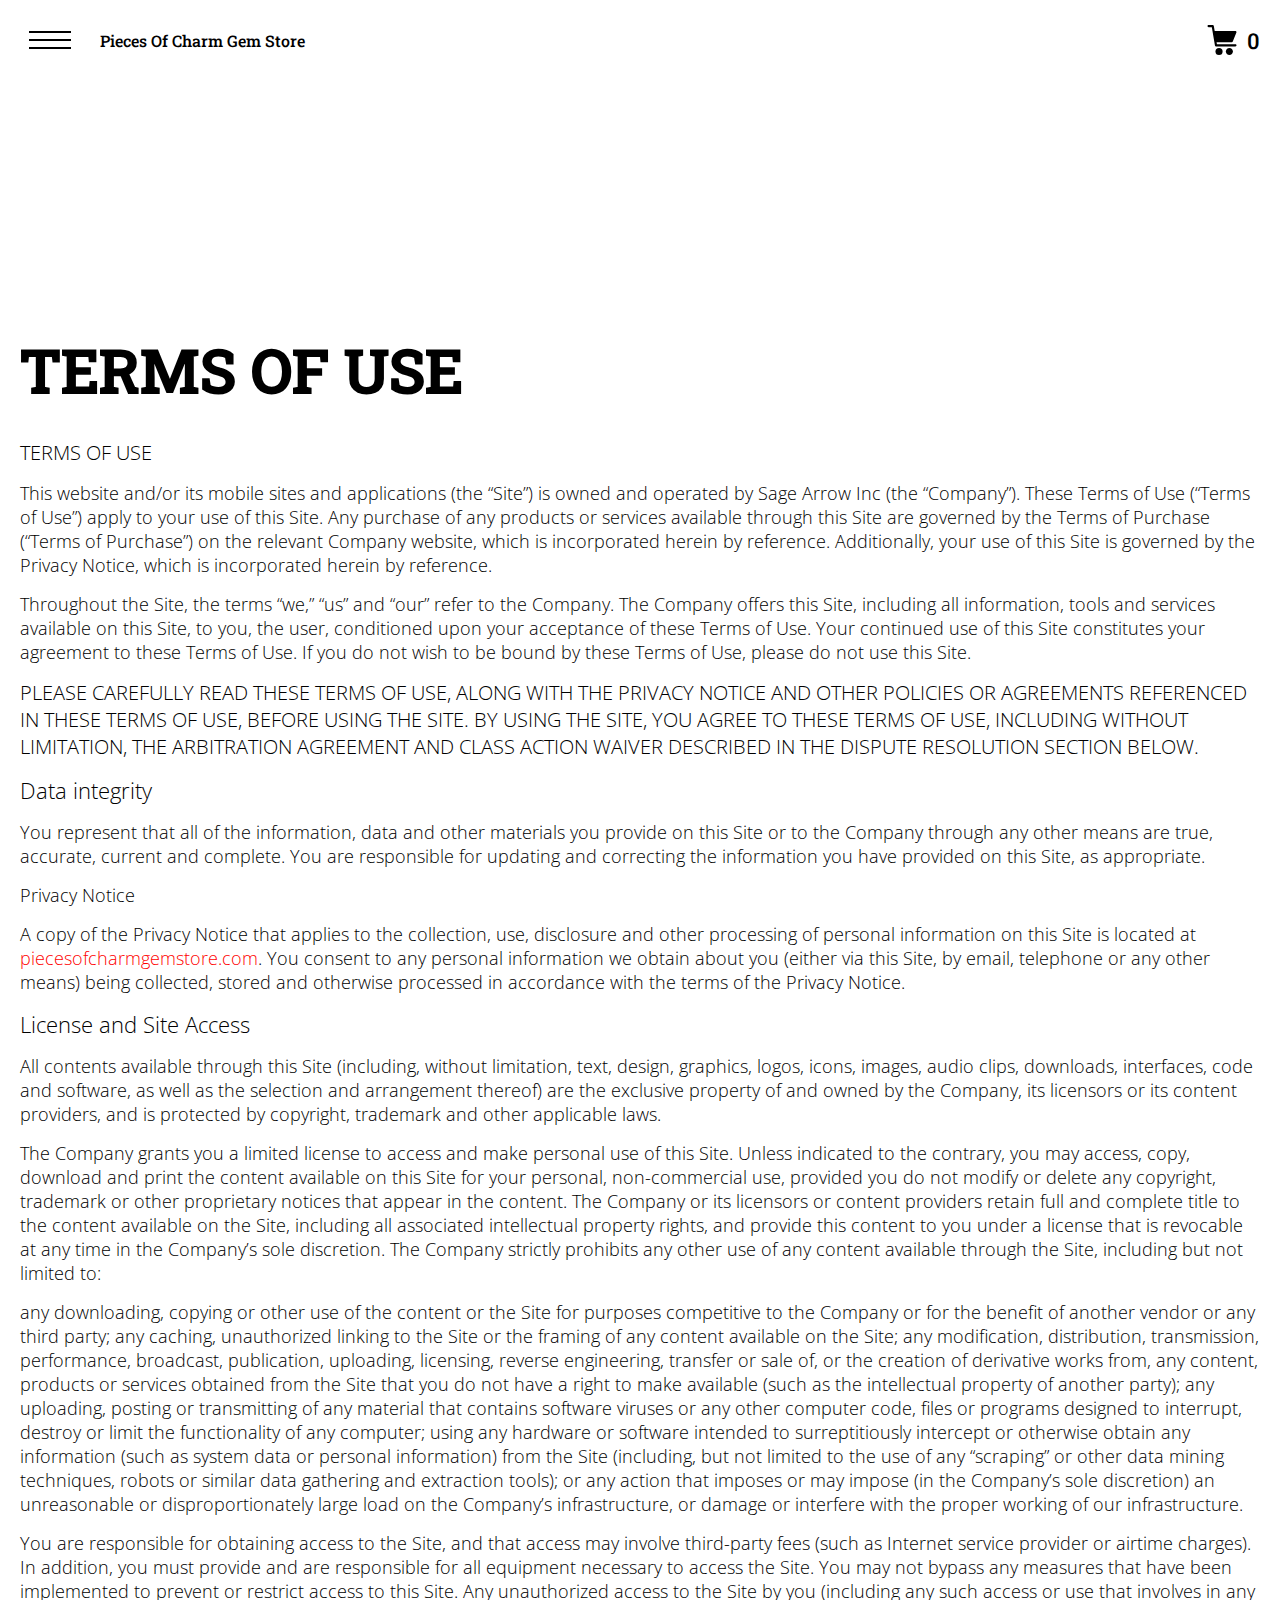
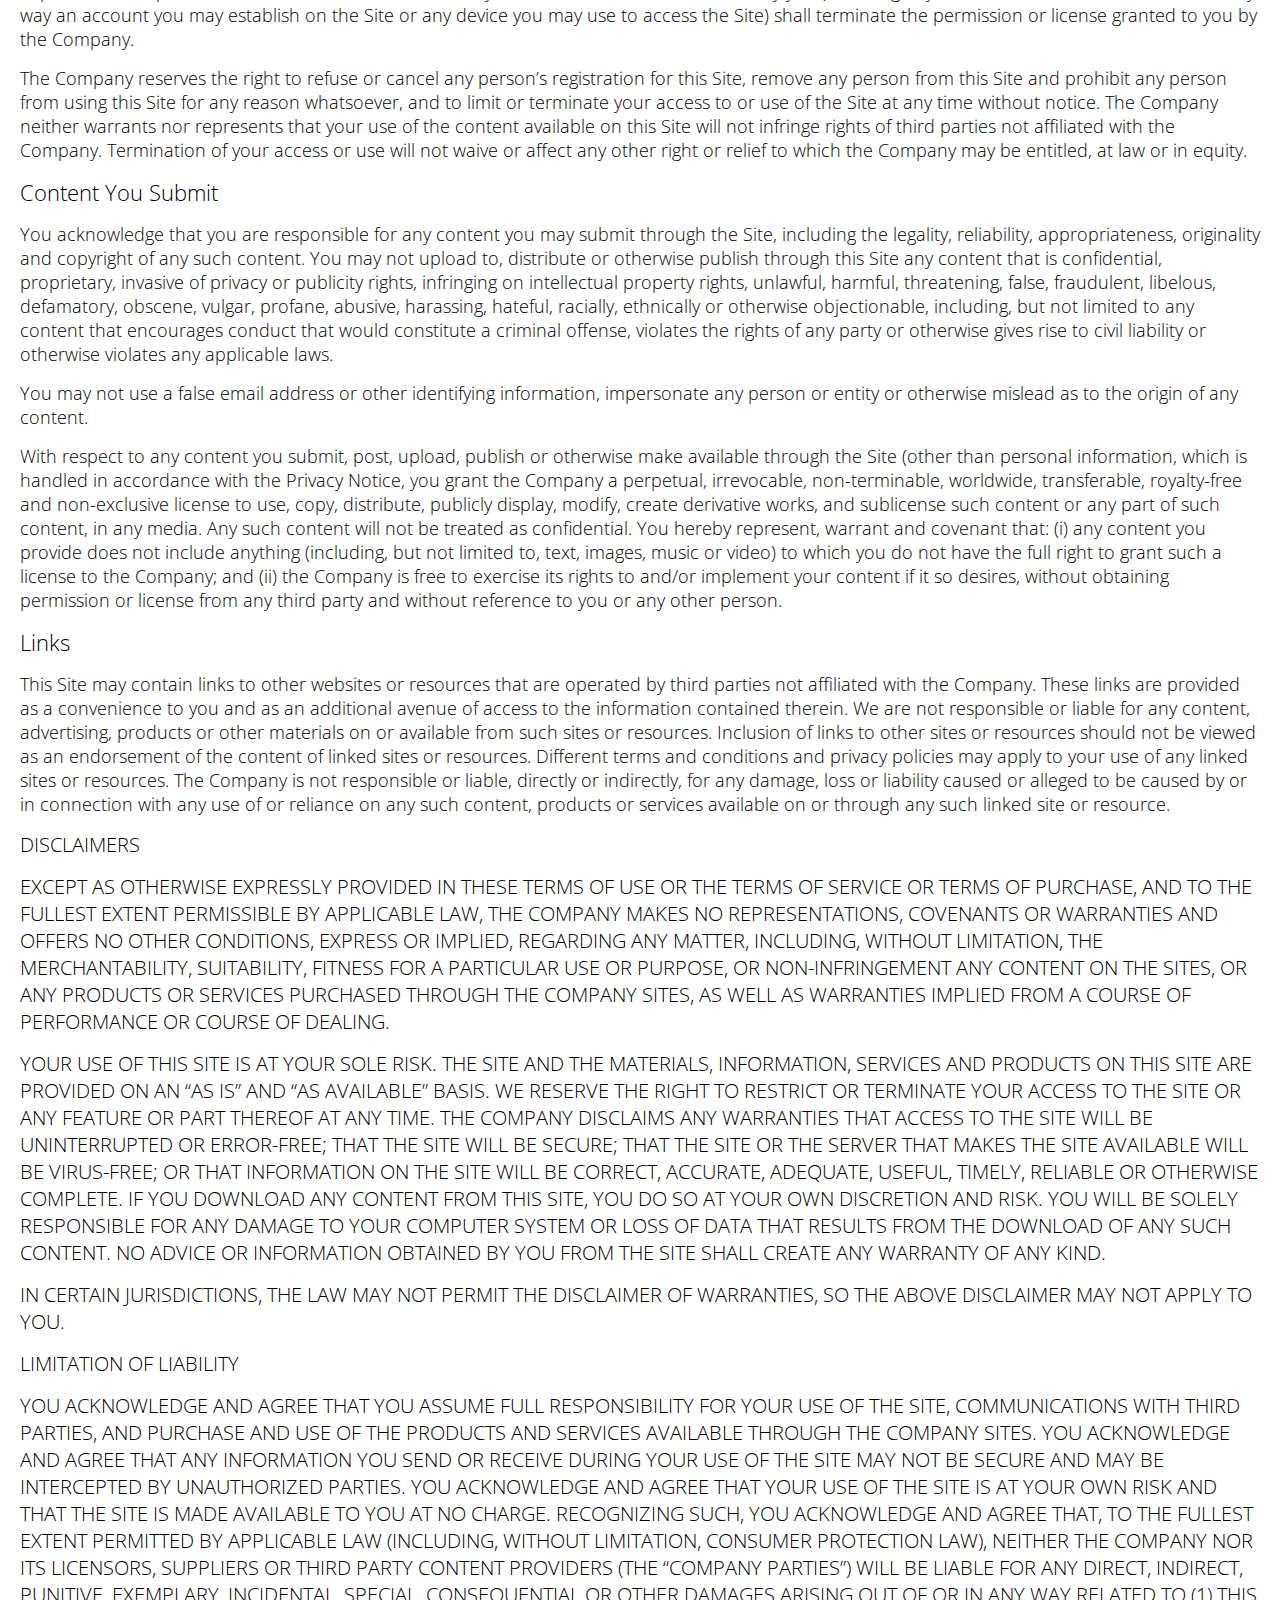
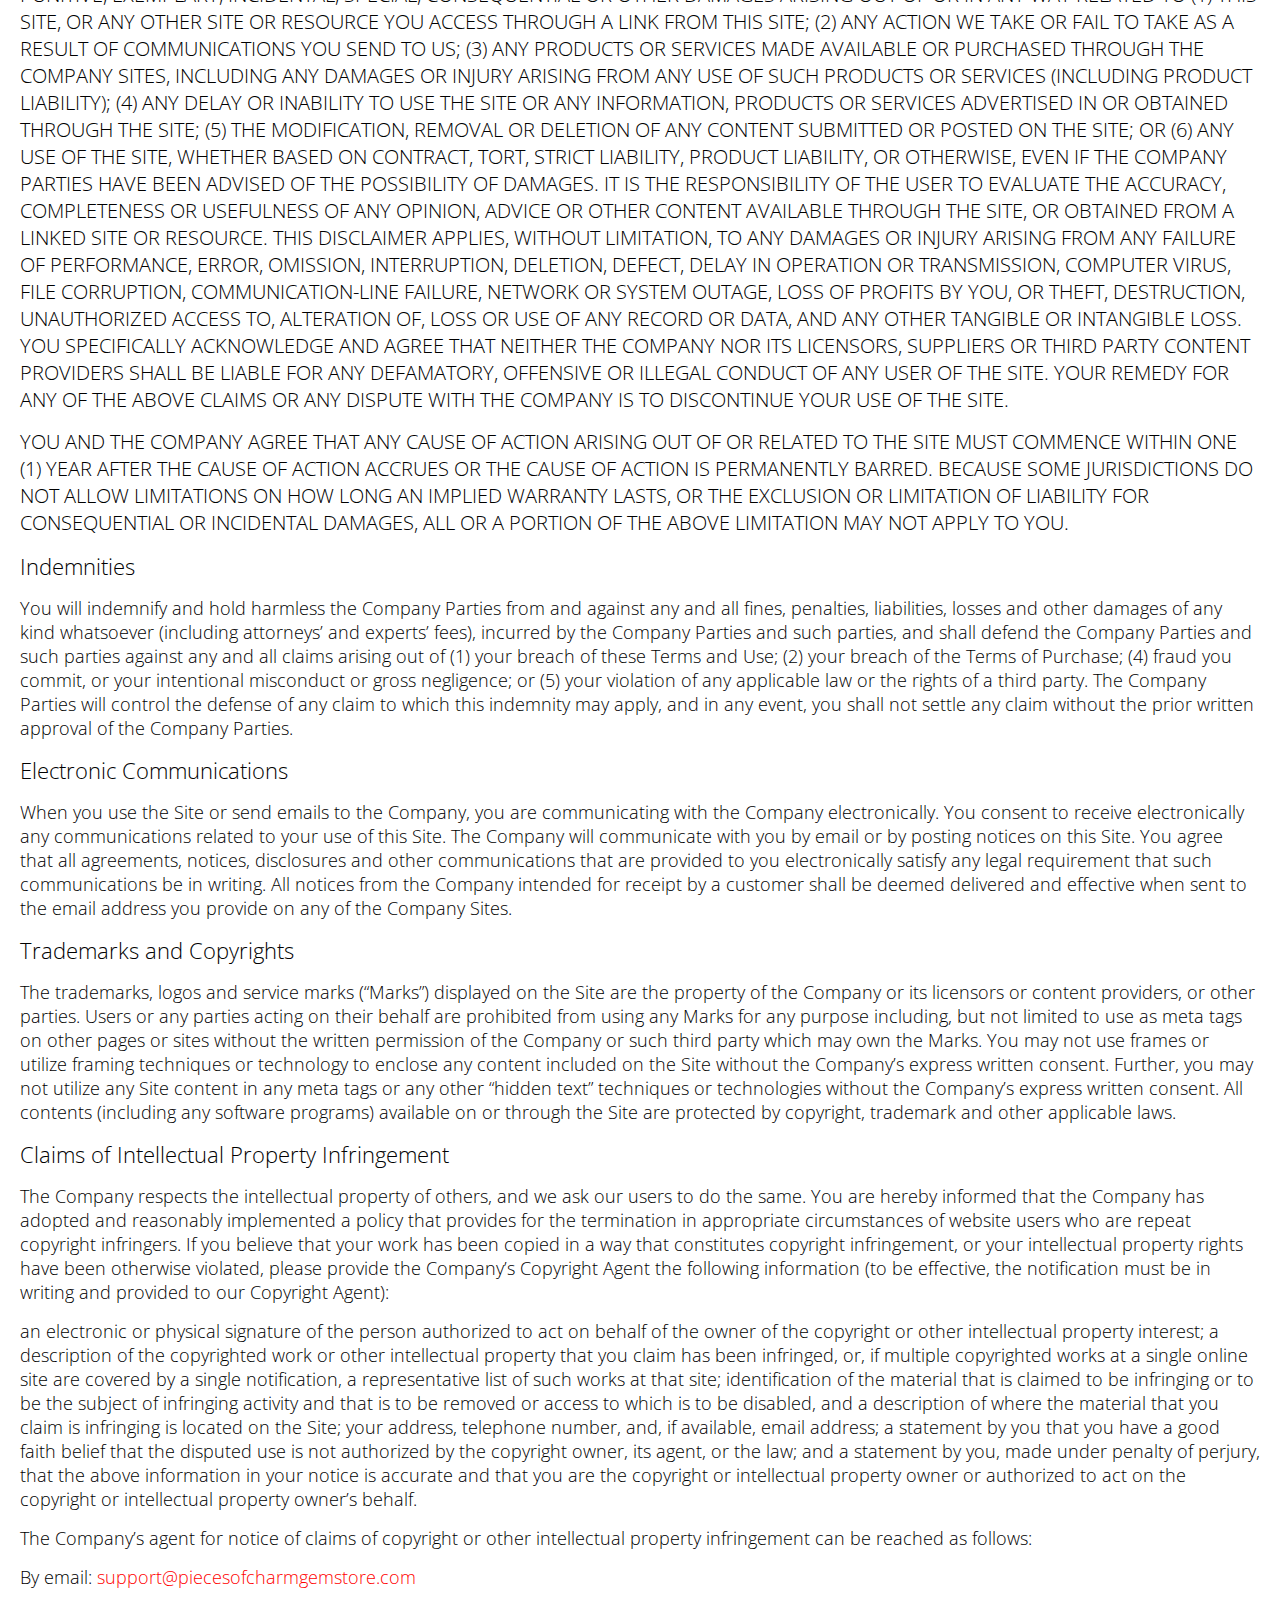
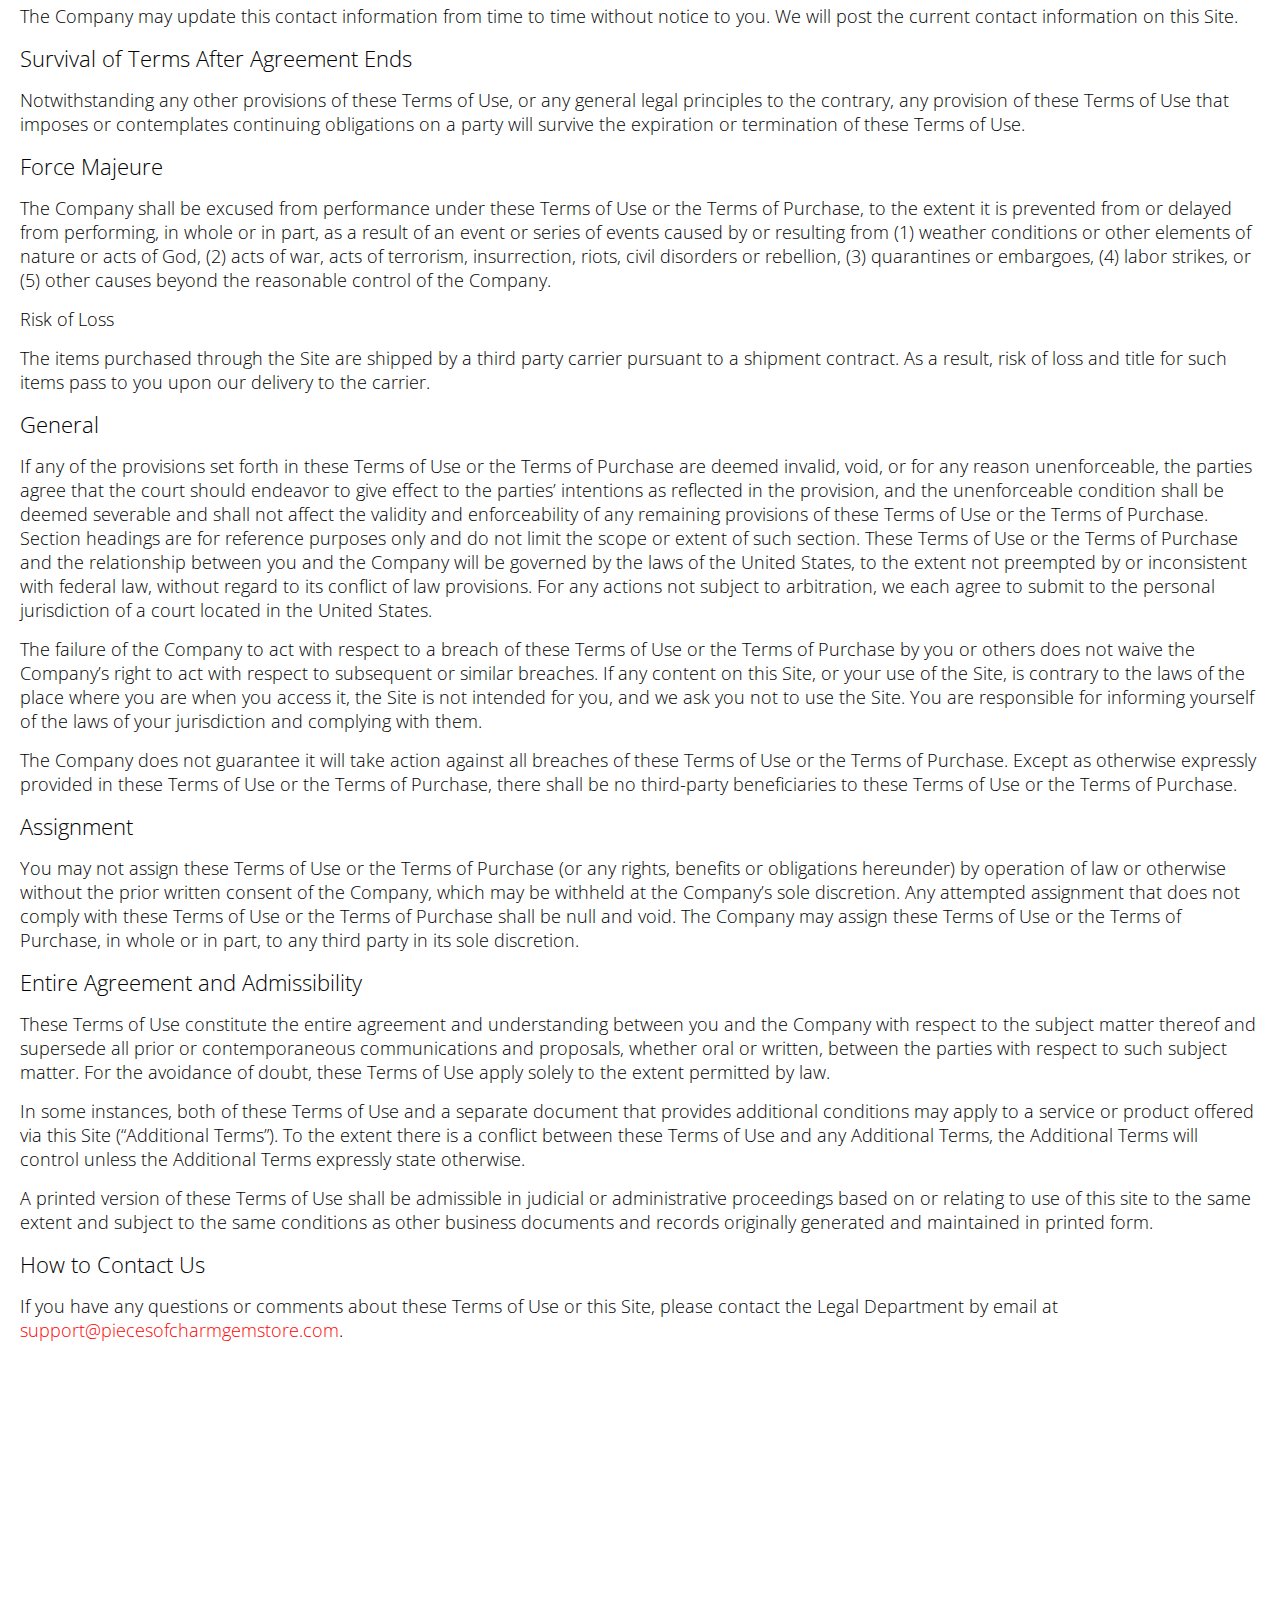
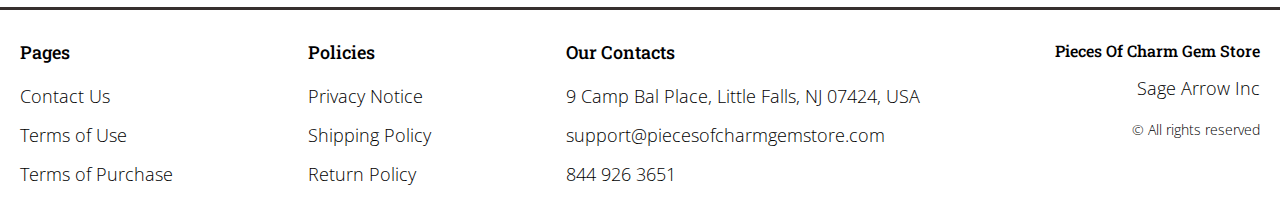
<file: use.html>
<!DOCTYPE html>
<html lang="en">

<head>
  <meta charset="UTF-8" />
  <meta http-equiv="X-UA-Compatible" content="IE=edge" />
  <meta name="viewport" content="width=device-width, initial-scale=1.0" />
  <link rel="stylesheet" href="./css/style.css" />
  <title>Shop</title>
</head>

<body>


  <div class="wrapper">
    <div class="header__wrapper">
      <div class="container">
        <header class="header">

          <div class="header__flex">
            <button class="header__btn js_menu-btn">
              <span></span>
            </button>
            <a href="./index.html" class="header__logo logo js_website-name">website name</a>

          </div>

          <nav class="nav js_menu">
            <ul class="nav__list">
              <li class="nav__item">
                <a href="./contacts.html" class="nav__link">Contact Us</a>
              </li>
              <li class="nav__item">
                <a href="./privacy.html" class="nav__link">Privacy Notice</a>
              </li>
              <li class="nav__item">
                <a href="./purchase.html" class="nav__link">Terms of Purchase</a>
              </li>
              <li class="nav__item">
                <a href="./return.html" class="nav__link">Return Policy</a>
              </li>
              <li class="nav__item">
                <a href="./shipping.html" class="nav__link">Shipping Policy</a>
              </li>
              <li class="nav__item">
                <a href="./use.html" class="nav__link">Terms of Use</a>
              </li>
            </ul>
          </nav>
         
            <a href="./shop.html" class="cart__btn">
              <svg xmlns="http://www.w3.org/2000/svg" xmlns:xlink="http://www.w3.org/1999/xlink" x="0px" y="0px"
                viewBox="0 0 424.449 424.449" style="enable-background:new 0 0 424.449 424.449;" xml:space="preserve">
                <g>
                  <g>
                    <g>
                      <circle cx="170.241" cy="374.273" r="50.176"></circle>
                      <path d="M316.673,324.098L316.673,324.098c-27.711,0-50.176,22.465-50.176,50.176s22.465,50.176,50.176,50.176
                   c27.711,0,50.176-22.465,50.176-50.176S344.384,324.098,316.673,324.098z"></path>
                      <path d="M402.177,272.897H140.545l-5.12-29.696h215.04c6.326,0.019,12.017-3.843,14.336-9.728l51.2-129.024
                   c3.111-7.892-0.766-16.812-8.658-19.922c-1.808-0.713-3.735-1.076-5.678-1.07H108.801L96.513,12.801
                   c-1.262-7.471-7.784-12.906-15.36-12.8h-58.88c-8.483,0-15.36,6.877-15.36,15.36s6.877,15.36,15.36,15.36h46.08l44.032,260.096
                   c1.262,7.471,7.784,12.906,15.36,12.8h274.432c8.483,0,15.36-6.877,15.36-15.36C417.537,279.774,410.66,272.897,402.177,272.897z
                   "></path>
                    </g>
                  </g>
                </g>
              </svg>
              <span class="cart__span js_cart__span">0</span>
            </a>
        </header>
      </div>
    </div>

    <main class="main bg-main">
      <div class="text-section__wrapper white__wrapper">
        <section class="text-section">
          <div class="container">
            <h1 class="title">TERMS OF USE</h1>
            <p class="text"><span class="bold up">TERMS OF USE </span> </p>
            <p class="text">This website and/or its mobile sites and applications (the “Site”) is owned and operated by <span class="js_website-corp"></span> (the “Company”). These Terms of Use (“Terms of Use”) apply to your use of this Site. Any purchase of any products or services available through this Site are governed by the Terms of Purchase (“Terms of Purchase”) on the relevant Company website, which is incorporated herein by reference. Additionally, your use of this Site is governed by the Privacy Notice, which is incorporated herein by reference.</p>
            <p class="text">Throughout the Site, the terms “we,” “us” and “our” refer to the Company. The Company offers this Site, including all information, tools and services available on this Site, to you, the user, conditioned upon your acceptance of these Terms of Use. Your continued use of this Site constitutes your agreement to these Terms of Use. If you do not wish to be bound by these Terms of Use, please do not use this Site.</p>
            <p class="text up">PLEASE CAREFULLY READ THESE TERMS OF USE, ALONG WITH THE PRIVACY NOTICE AND OTHER POLICIES OR AGREEMENTS REFERENCED IN THESE TERMS OF USE, BEFORE USING THE SITE. BY USING THE SITE, YOU AGREE TO THESE TERMS OF USE, INCLUDING WITHOUT LIMITATION, THE ARBITRATION AGREEMENT AND CLASS ACTION WAIVER DESCRIBED IN THE DISPUTE RESOLUTION SECTION BELOW.</p>
            <p class="text bold">Data integrity</p>
            <p class="text">You represent that all of the information, data and other materials you provide on this Site or to the Company through any other means are true, accurate, current and complete. You are responsible for updating and correcting the information you have provided on this Site, as appropriate.</p>
            <p class="text">Privacy Notice</p>
            <p class="text">A copy of the Privacy Notice that applies to the collection, use, disclosure and other processing of personal information on this Site is located at <a href="" class="link js_website-url"></a>. You consent to any personal information we obtain about you (either via this Site, by email, telephone or any other means) being collected, stored and otherwise processed in accordance with the terms of the Privacy Notice.</p>
            <p class="text bold">License and Site Access</p>
            <p class="text">All contents available through this Site (including, without limitation, text, design, graphics, logos, icons, images, audio clips, downloads, interfaces, code and software, as well as the selection and arrangement thereof) are the exclusive property of and owned by the Company, its licensors or its content providers, and is protected by copyright, trademark and other applicable laws.</p>
            <p class="text">The Company grants you a limited license to access and make personal use of this Site. Unless indicated to the contrary, you may access, copy, download and print the content available on this Site for your personal, non-commercial use, provided you do not modify or delete any copyright, trademark or other proprietary notices that appear in the content. The Company or its licensors or content providers retain full and complete title to the content available on the Site, including all associated intellectual property rights, and provide this content to you under a license that is revocable at any time in the Company’s sole discretion. The Company strictly prohibits any other use of any content available through the Site, including but not limited to:</p>
            <p class="text">any downloading, copying or other use of the content or the Site for purposes competitive to the Company or for the benefit of another vendor or any third party;
               any caching, unauthorized linking to the Site or the framing of any content available on the Site;
               any modification, distribution, transmission, performance, broadcast, publication, uploading, licensing, reverse engineering, transfer or sale of, or the creation of derivative works from, any content, products or services obtained from the Site that you do not have a right to make available (such as the intellectual property of another party);
               any uploading, posting or transmitting of any material that contains software viruses or any other computer code, files or programs designed to interrupt, destroy or limit the functionality of any computer;
               using any hardware or software intended to surreptitiously intercept or otherwise obtain any information (such as system data or personal information) from the Site (including, but not limited to the use of any “scraping” or other data mining techniques, robots or similar data gathering and extraction tools); or
               any action that imposes or may impose (in the Company’s sole discretion) an unreasonable or disproportionately large load on the Company’s infrastructure, or damage or interfere with the proper working of our infrastructure.</p>
            <p class="text">You are responsible for obtaining access to the Site, and that access may involve third-party fees (such as Internet service provider or airtime charges). In addition, you must provide and are responsible for all equipment necessary to access the Site. You may not bypass any measures that have been implemented to prevent or restrict access to this Site. Any unauthorized access to the Site by you (including any such access or use that involves in any way an account you may establish on the Site or any device you may use to access the Site) shall terminate the permission or license granted to you by the Company.</p>
            <p class="text">The Company reserves the right to refuse or cancel any person’s registration for this Site, remove any person from this Site and prohibit any person from using this Site for any reason whatsoever, and to limit or terminate your access to or use of the Site at any time without notice. The Company neither warrants nor represents that your use of the content available on this Site will not infringe rights of third parties not affiliated with the Company. Termination of your access or use will not waive or affect any other right or relief to which the Company may be entitled, at law or in equity.</p>
            <p class="text bold">Content You Submit</p>
            <p class="text">You acknowledge that you are responsible for any content you may submit through the Site, including the legality, reliability, appropriateness, originality and copyright of any such content. You may not upload to, distribute or otherwise publish through this Site any content that is confidential, proprietary, invasive of privacy or publicity rights, infringing on intellectual property rights, unlawful, harmful, threatening, false, fraudulent, libelous, defamatory, obscene, vulgar, profane, abusive, harassing, hateful, racially, ethnically or otherwise objectionable, including, but not limited to any content that encourages conduct that would constitute a criminal offense, violates the rights of any party or otherwise gives rise to civil liability or otherwise violates any applicable laws.</p>
            <p class="text">You may not use a false email address or other identifying information, impersonate any person or entity or otherwise mislead as to the origin of any content.</p>
            <p class="text">With respect to any content you submit, post, upload, publish or otherwise make available through the Site (other than personal information, which is handled in accordance with the Privacy Notice, you grant the Company a perpetual, irrevocable, non-terminable, worldwide, transferable, royalty-free and non-exclusive license to use, copy, distribute, publicly display, modify, create derivative works, and sublicense such content or any part of such content, in any media. Any such content will not be treated as confidential. You hereby represent, warrant and covenant that: (i) any content you provide does not include anything (including, but not limited to, text, images, music or video) to which you do not have the full right to grant such a license to the Company; and (ii) the Company is free to exercise its rights to and/or implement your content if it so desires, without obtaining permission or license from any third party and without reference to you or any other person.</p>
            <p class="text bold">Links</p>
            <p class="text">This Site may contain links to other websites or resources that are operated by third parties not affiliated with the Company. These links are provided as a convenience to you and as an additional avenue of access to the information contained therein. We are not responsible or liable for any content, advertising, products or other materials on or available from such sites or resources. Inclusion of links to other sites or resources should not be viewed as an endorsement of the content of linked sites or resources. Different terms and conditions and privacy policies may apply to your use of any linked sites or resources. The Company is not responsible or liable, directly or indirectly, for any damage, loss or liability caused or alleged to be caused by or in connection with any use of or reliance on any such content, products or services available on or through any such linked site or resource.</p>
            <p class="text bold up">DISCLAIMERS</p>
            <p class="text up">EXCEPT AS OTHERWISE EXPRESSLY PROVIDED IN THESE TERMS OF USE OR THE TERMS OF SERVICE OR TERMS OF PURCHASE, AND TO THE FULLEST EXTENT PERMISSIBLE BY APPLICABLE LAW, THE COMPANY MAKES NO REPRESENTATIONS, COVENANTS OR WARRANTIES AND OFFERS NO OTHER CONDITIONS, EXPRESS OR IMPLIED, REGARDING ANY MATTER, INCLUDING, WITHOUT LIMITATION, THE MERCHANTABILITY, SUITABILITY, FITNESS FOR A PARTICULAR USE OR PURPOSE, OR NON-INFRINGEMENT ANY CONTENT ON THE SITES, OR ANY PRODUCTS OR SERVICES PURCHASED THROUGH THE COMPANY SITES, AS WELL AS WARRANTIES IMPLIED FROM A COURSE OF PERFORMANCE OR COURSE OF DEALING.</p>
            <p class="text up">YOUR USE OF THIS SITE IS AT YOUR SOLE RISK. THE SITE AND THE MATERIALS, INFORMATION, SERVICES AND PRODUCTS ON THIS SITE ARE PROVIDED ON AN “AS IS” AND “AS AVAILABLE” BASIS. WE RESERVE THE RIGHT TO RESTRICT OR TERMINATE YOUR ACCESS TO THE SITE OR ANY FEATURE OR PART THEREOF AT ANY TIME. THE COMPANY DISCLAIMS ANY WARRANTIES THAT ACCESS TO THE SITE WILL BE UNINTERRUPTED OR ERROR-FREE; THAT THE SITE WILL BE SECURE; THAT THE SITE OR THE SERVER THAT MAKES THE SITE AVAILABLE WILL BE VIRUS-FREE; OR THAT INFORMATION ON THE SITE WILL BE CORRECT, ACCURATE, ADEQUATE, USEFUL, TIMELY, RELIABLE OR OTHERWISE COMPLETE. IF YOU DOWNLOAD ANY CONTENT FROM THIS SITE, YOU DO SO AT YOUR OWN DISCRETION AND RISK. YOU WILL BE SOLELY RESPONSIBLE FOR ANY DAMAGE TO YOUR COMPUTER SYSTEM OR LOSS OF DATA THAT RESULTS FROM THE DOWNLOAD OF ANY SUCH CONTENT. NO ADVICE OR INFORMATION OBTAINED BY YOU FROM THE SITE SHALL CREATE ANY WARRANTY OF ANY KIND.</p>
            <p class="text up">IN CERTAIN JURISDICTIONS, THE LAW MAY NOT PERMIT THE DISCLAIMER OF WARRANTIES, SO THE ABOVE DISCLAIMER MAY NOT APPLY TO YOU.</p>
            <p class="text up bold">LIMITATION OF LIABILITY</p>
            <p class="text up">YOU ACKNOWLEDGE AND AGREE THAT YOU ASSUME FULL RESPONSIBILITY FOR YOUR USE OF THE SITE, COMMUNICATIONS WITH THIRD PARTIES, AND PURCHASE AND USE OF THE PRODUCTS AND SERVICES AVAILABLE THROUGH THE COMPANY SITES. YOU ACKNOWLEDGE AND AGREE THAT ANY INFORMATION YOU SEND OR RECEIVE DURING YOUR USE OF THE SITE MAY NOT BE SECURE AND MAY BE INTERCEPTED BY UNAUTHORIZED PARTIES. YOU ACKNOWLEDGE AND AGREE THAT YOUR USE OF THE SITE IS AT YOUR OWN RISK AND THAT THE SITE IS MADE AVAILABLE TO YOU AT NO CHARGE. RECOGNIZING SUCH, YOU ACKNOWLEDGE AND AGREE THAT, TO THE FULLEST EXTENT PERMITTED BY APPLICABLE LAW (INCLUDING, WITHOUT LIMITATION, CONSUMER PROTECTION LAW), NEITHER THE COMPANY NOR ITS LICENSORS, SUPPLIERS OR THIRD PARTY CONTENT PROVIDERS (THE “COMPANY PARTIES”) WILL BE LIABLE FOR ANY DIRECT, INDIRECT, PUNITIVE, EXEMPLARY, INCIDENTAL, SPECIAL, CONSEQUENTIAL OR OTHER DAMAGES ARISING OUT OF OR IN ANY WAY RELATED TO (1) THIS SITE, OR ANY OTHER SITE OR RESOURCE YOU ACCESS THROUGH A LINK FROM THIS SITE; (2) ANY ACTION WE TAKE OR FAIL TO TAKE AS A RESULT OF COMMUNICATIONS YOU SEND TO US; (3) ANY PRODUCTS OR SERVICES MADE AVAILABLE OR PURCHASED THROUGH THE COMPANY SITES, INCLUDING ANY DAMAGES OR INJURY ARISING FROM ANY USE OF SUCH PRODUCTS OR SERVICES (INCLUDING PRODUCT LIABILITY); (4) ANY DELAY OR INABILITY TO USE THE SITE OR ANY INFORMATION, PRODUCTS OR SERVICES ADVERTISED IN OR OBTAINED THROUGH THE SITE; (5) THE MODIFICATION, REMOVAL OR DELETION OF ANY CONTENT SUBMITTED OR POSTED ON THE SITE; OR (6) ANY USE OF THE SITE, WHETHER BASED ON CONTRACT, TORT, STRICT LIABILITY, PRODUCT LIABILITY, OR OTHERWISE, EVEN IF THE COMPANY PARTIES HAVE BEEN ADVISED OF THE POSSIBILITY OF DAMAGES. IT IS THE RESPONSIBILITY OF THE USER TO EVALUATE THE ACCURACY, COMPLETENESS OR USEFULNESS OF ANY OPINION, ADVICE OR OTHER CONTENT AVAILABLE THROUGH THE SITE, OR OBTAINED FROM A LINKED SITE OR RESOURCE. THIS DISCLAIMER APPLIES, WITHOUT LIMITATION, TO ANY DAMAGES OR INJURY ARISING FROM ANY FAILURE OF PERFORMANCE, ERROR, OMISSION, INTERRUPTION, DELETION, DEFECT, DELAY IN OPERATION OR TRANSMISSION, COMPUTER VIRUS, FILE CORRUPTION, COMMUNICATION-LINE FAILURE, NETWORK OR SYSTEM OUTAGE, LOSS OF PROFITS BY YOU, OR THEFT, DESTRUCTION, UNAUTHORIZED ACCESS TO, ALTERATION OF, LOSS OR USE OF ANY RECORD OR DATA, AND ANY OTHER TANGIBLE OR INTANGIBLE LOSS. YOU SPECIFICALLY ACKNOWLEDGE AND AGREE THAT NEITHER THE COMPANY NOR ITS LICENSORS, SUPPLIERS OR THIRD PARTY CONTENT PROVIDERS SHALL BE LIABLE FOR ANY DEFAMATORY, OFFENSIVE OR ILLEGAL CONDUCT OF ANY USER OF THE SITE. YOUR REMEDY FOR ANY OF THE ABOVE CLAIMS OR ANY DISPUTE WITH THE COMPANY IS TO DISCONTINUE YOUR USE OF THE SITE.</p>
            <p class="text up">YOU AND THE COMPANY AGREE THAT ANY CAUSE OF ACTION ARISING OUT OF OR RELATED TO THE SITE MUST COMMENCE WITHIN ONE (1) YEAR AFTER THE CAUSE OF ACTION ACCRUES OR THE CAUSE OF ACTION IS PERMANENTLY BARRED. BECAUSE SOME JURISDICTIONS DO NOT ALLOW LIMITATIONS ON HOW LONG AN IMPLIED WARRANTY LASTS, OR THE EXCLUSION OR LIMITATION OF LIABILITY FOR CONSEQUENTIAL OR INCIDENTAL DAMAGES, ALL OR A PORTION OF THE ABOVE LIMITATION MAY NOT APPLY TO YOU.</p>
            <p class="text bold">Indemnities</p>
            <p class="text">You will indemnify and hold harmless the Company Parties from and against any and all fines, penalties, liabilities, losses and other damages of any kind whatsoever (including attorneys’ and experts’ fees), incurred by the Company Parties and such parties, and shall defend the Company Parties and such parties against any and all claims arising out of (1) your breach of these Terms and Use; (2) your breach of the Terms of Purchase; (4) fraud you commit, or your intentional misconduct or gross negligence; or (5) your violation of any applicable law or the rights of a third party. The Company Parties will control the defense of any claim to which this indemnity may apply, and in any event, you shall not settle any claim without the prior written approval of the Company Parties.</p>
            <p class="text bold">Electronic Communications</p>
            <p class="text">When you use the Site or send emails to the Company, you are communicating with the Company electronically. You consent to receive electronically any communications related to your use of this Site. The Company will communicate with you by email or by posting notices on this Site. You agree that all agreements, notices, disclosures and other communications that are provided to you electronically satisfy any legal requirement that such communications be in writing. All notices from the Company intended for receipt by a customer shall be deemed delivered and effective when sent to the email address you provide on any of the Company Sites.</p>
           <p class="text bold">Trademarks and Copyrights</p>
            <p class="text">The trademarks, logos and service marks (“Marks”) displayed on the Site are the property of the Company or its licensors or content providers, or other parties. Users or any parties acting on their behalf are prohibited from using any Marks for any purpose including, but not limited to use as meta tags on other pages or sites without the written permission of the Company or such third party which may own the Marks. You may not use frames or utilize framing techniques or technology to enclose any content included on the Site without the Company’s express written consent. Further, you may not utilize any Site content in any meta tags or any other “hidden text” techniques or technologies without the Company’s express written consent. All contents (including any software programs) available on or through the Site are protected by copyright, trademark and other applicable laws.</p>
            <p class="text bold">Claims of Intellectual Property Infringement</p>
            <p class="text">The Company respects the intellectual property of others, and we ask our users to do the same. You are hereby informed that the Company has adopted and reasonably implemented a policy that provides for the termination in appropriate circumstances of website users who are repeat copyright infringers. If you believe that your work has been copied in a way that constitutes copyright infringement, or your intellectual property rights have been otherwise violated, please provide the Company’s Copyright Agent the following information (to be effective, the notification must be in writing and provided to our Copyright Agent):</p>
            <p class="text">an electronic or physical signature of the person authorized to act on behalf of the owner of the copyright or other intellectual property interest;
               a description of the copyrighted work or other intellectual property that you claim has been infringed, or, if multiple copyrighted works at a single online site are covered by a single notification, a representative list of such works at that site;
               identification of the material that is claimed to be infringing or to be the subject of infringing activity and that is to be removed or access to which is to be disabled, and a description of where the material that you claim is infringing is located on the Site;
               your address, telephone number, and, if available, email address;
               a statement by you that you have a good faith belief that the disputed use is not authorized by the copyright owner, its agent, or the law; and
               a statement by you, made under penalty of perjury, that the above information in your notice is accurate and that you are the copyright or intellectual property owner or authorized to act on the copyright or intellectual property owner’s behalf.</p>
            <p class="text">The Company’s agent for notice of claims of copyright or other intellectual property infringement can be reached as follows:</p>
            <p class="text">By email: <a href="" class="link js_website-email"></a></p>
            <p class="text">The Company may update this contact information from time to time without notice to you. We will post the current contact information on this Site.</p>
            <p class="text bold">Survival of Terms After Agreement Ends</p>
            <p class="text">Notwithstanding any other provisions of these Terms of Use, or any general legal principles to the contrary, any provision of these Terms of Use that imposes or contemplates continuing obligations on a party will survive the expiration or termination of these Terms of Use.</p>
            <p class="text bold">Force Majeure</p>
            <p class="text">The Company shall be excused from performance under these Terms of Use or the Terms of Purchase, to the extent it is prevented from or delayed from performing, in whole or in part, as a result of an event or series of events caused by or resulting from (1) weather conditions or other elements of nature or acts of God, (2) acts of war, acts of terrorism, insurrection, riots, civil disorders or rebellion, (3) quarantines or embargoes, (4) labor strikes, or (5) other causes beyond the reasonable control of the Company.</p>
            <p class="text">Risk of Loss</p>
            <p class="text">The items purchased through the Site are shipped by a third party carrier pursuant to a shipment contract. As a result, risk of loss and title for such items pass to you upon our delivery to the carrier.</p>
            <p class="text bold">General</p>
            <p class="text">If any of the provisions set forth in these Terms of Use or the Terms of Purchase are deemed invalid, void, or for any reason unenforceable, the parties agree that the court should endeavor to give effect to the parties’ intentions as reflected in the provision, and the unenforceable condition shall be deemed severable and shall not affect the validity and enforceability of any remaining provisions of these Terms of Use or the Terms of Purchase. Section headings are for reference purposes only and do not limit the scope or extent of such section. These Terms of Use or the Terms of Purchase and the relationship between you and the Company will be governed by the laws of the United States, to the extent not preempted by or inconsistent with federal law, without regard to its conflict of law provisions. For any actions not subject to arbitration, we each agree to submit to the personal jurisdiction of a court located in the United States.</p>
            <p class="text">The failure of the Company to act with respect to a breach of these Terms of Use or the Terms of Purchase by you or others does not waive the Company’s right to act with respect to subsequent or similar breaches. If any content on this Site, or your use of the Site, is contrary to the laws of the place where you are when you access it, the Site is not intended for you, and we ask you not to use the Site. You are responsible for informing yourself of the laws of your jurisdiction and complying with them.</p>
            <p class="text">The Company does not guarantee it will take action against all breaches of these Terms of Use or the Terms of Purchase. Except as otherwise expressly provided in these Terms of Use or the Terms of Purchase, there shall be no third-party beneficiaries to these Terms of Use or the Terms of Purchase.</p>
          <p class="text bold">Assignment</p>
            <p class="text">You may not assign these Terms of Use or the Terms of Purchase (or any rights, benefits or obligations hereunder) by operation of law or otherwise without the prior written consent of the Company, which may be withheld at the Company’s sole discretion. Any attempted assignment that does not comply with these Terms of Use or the Terms of Purchase shall be null and void. The Company may assign these Terms of Use or the Terms of Purchase, in whole or in part, to any third party in its sole discretion.</p>
            <p class="text bold">Entire Agreement and Admissibility</p>
            <p class="text">These Terms of Use constitute the entire agreement and understanding between you and the Company with respect to the subject matter thereof and supersede all prior or contemporaneous communications and proposals, whether oral or written, between the parties with respect to such subject matter. For the avoidance of doubt, these Terms of Use apply solely to the extent permitted by law.</p>
            <p class="text">In some instances, both of these Terms of Use and a separate document that provides additional conditions may apply to a service or product offered via this Site (“Additional Terms”). To the extent there is a conflict between these Terms of Use and any Additional Terms, the Additional Terms will control unless the Additional Terms expressly state otherwise.</p>
            <p class="text">A printed version of these Terms of Use shall be admissible in judicial or administrative proceedings based on or relating to use of this site to the same extent and subject to the same conditions as other business documents and records originally generated and maintained in printed form.</p>
            <p class="text bold">How to Contact Us</p>
            <p class="text">If you have any questions or comments about these Terms of Use or this Site, please contact the Legal Department by email at <a href="" class="text link js_website-email"></a>.</p>
        </div>
        </section>
    </div>
    </main>

  
    <div class="footer__wrapper">
      <footer class="footer">
        <div class="footer__top">
          <div class="container">
            <div class="footer__policies">
              <div class="footer__block">
                <p class="footer__title">Pages</p>
                <ul class="sub-list">
                  <li class="item">
                    <a href="./contacts.html" class="footer__link">Contact Us</a>
                  </li>
                  <li class="item">
                    <a href="./use.html" class="footer__link">Terms of Use</a>
                  </li>
                  <li class="item">
                    <a href="./purchase.html" class="footer__link">Terms of Purchase</a>
                  </li>
            
                </ul>
              </div>
              <div class="footer__block">
                <p class="footer__title">Policies</p>
                <ul class="sub-list">
                  <li class="item">
                    <a href="./privacy.html" class="footer__link">Privacy Notice</a>
                  </li>
                  <li class="item">
                    <a href="./shipping.html" class="footer__link">Shipping Policy</a>
                  </li>
                  <li class="item">
                    <a href="./return.html" class="footer__link">Return Policy</a>
                  </li>
               

                </ul>
              </div>
              <div class="footer__block">
                <p class="footer__title">Our Contacts</p>
                <ul class="sub-list">
                  <li class="item">
                    <p class="text js_website-address"></p>
                  </li>
                  <li class="item">
                    <a href="" class="footer__link js_website-email"></a>
                  </li>
                  <li class="item">
                    <a href="" class="footer__link js_website-phone"></a>
                  </li>
                </ul>
              </div>
              <div class="footer__block footer__block--rg">
                <ul class="sub-list">
                  <li class="item">
                    <a href="./index.html" class="footer__logo logo js_website-name"></a>
                  </li>
                  <li class="item">
                    <p class="text text--mb js_website-corp"></p>
                  </li>
                  <li class="item">
                    <span class="footer__span">© All rights reserved</span>
                  </li>
                </ul>
              </div>

            </div>
          </div>
        </div>
      </footer>

    </div>
  </div>
<script src="./js/jquery-3.7.1.js"></script>
  <script type='text/javascript' src='https://thebestproductmanager.com/products/prices-nxg-object'></script>
  <script type="module" src="./js/on-load.js"></script>
  <script type="module" src="./js/website-data.js"></script> 
  <script>
    const menuBtn = document.querySelector('.js_menu-btn');
    const menu = document.querySelector('.js_menu');
    menuBtn.addEventListener('click', () => {
      menuBtn.classList.toggle('active');
      menu.classList.toggle('open-menu');
      document.body.classList.toggle('open-menu');
    })
  </script>
</body>

</html>
</file>
<file: css/style.css>
@import './swiper-bundle.min.css';
@import './fonts.css';
@import './vars.css';
@import './utils.css';
@import './header.css';
@import './footer.css';
@import './hero.css';
@import './products.css';
@import './product.css';
@import './text-section.css';
@import './order.css';
@import './thank-you.css';
</file>
